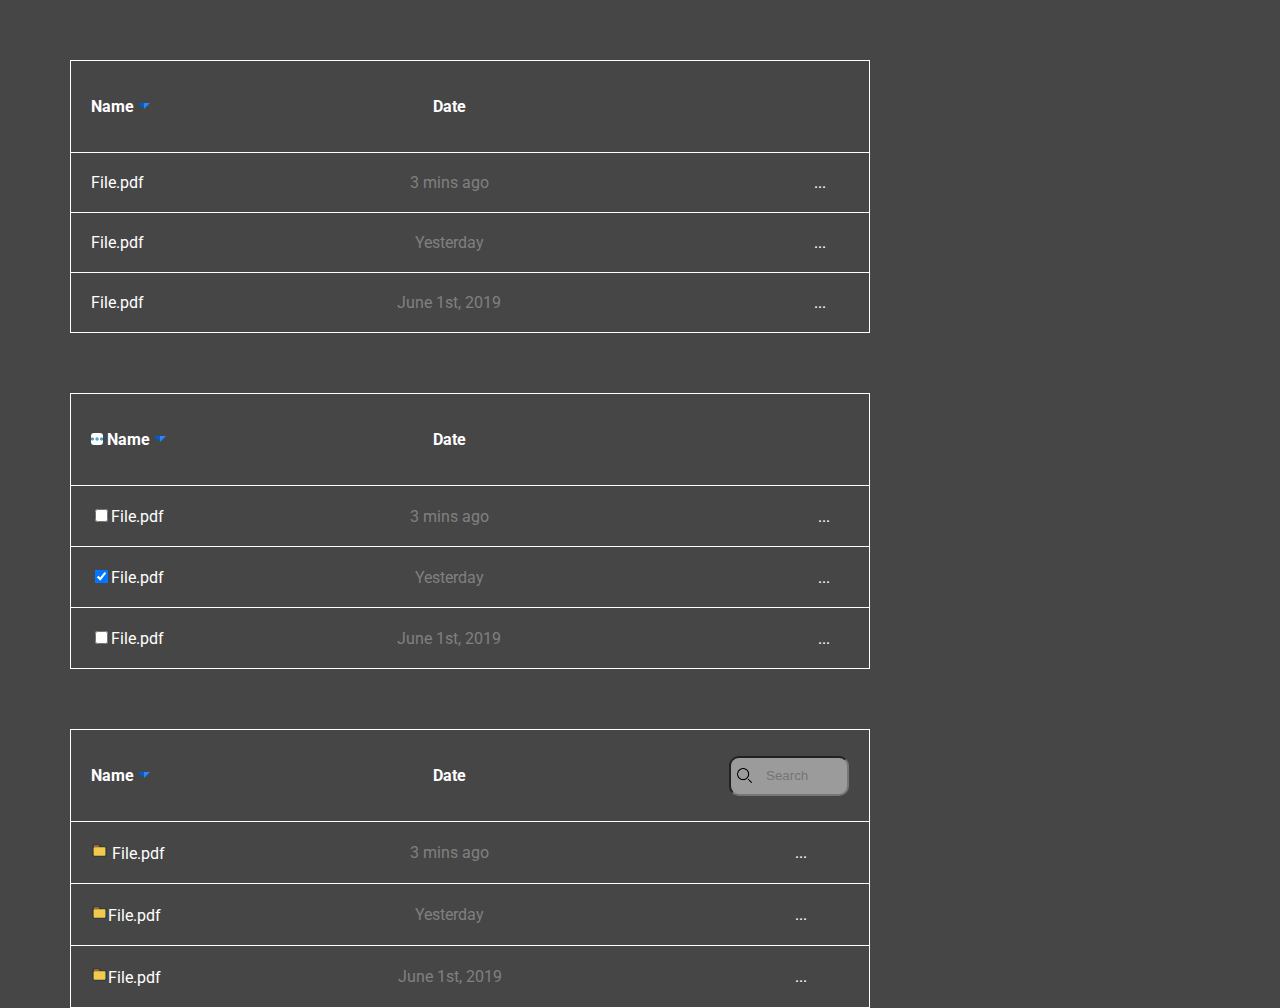
<file: hm5/index.html>
<!DOCTYPE html>
<html lang="en">
  <head>
    <meta charset="UTF-8" />
    <meta http-equiv="X-UA-Compatible" content="IE=edge" />
    <meta name="viewport" content="width=, initial-scale=1.0" />
    <link rel="stylesheet" href="style.css" />
    <title>Document</title>
  </head>
  <body>
    <!-- TABLE 1 -->
    <table>
      <tr>
        <th>
          <p>Name</p>
          <img
            src="./image/strelka-vniz.png"
            alt="strelka"
            class="img-strelka"
          />
        </th>

        <th class="time-after-3"><p class="color-date">Date</p></th>
      </tr>

      <tr>
        <td>File.pdf</td>
        <td class="time-after-3">3 mins ago</td>
        <td class="dot">...</td>
      </tr>

      <tr>
        <td>File.pdf</td>
        <td class="time-after-3">Yesterday</td>
        <td class="dot">...</td>
      </tr>
      <tr>
        <td>File.pdf</td>
        <td class="time-after-3">June 1st, 2019</td>
        <td class="dot">...</td>
      </tr>
    </table>
    <!-- TABLE 2 -->
    <table>
      <tr>
        <th>
          <img src="./image/tri-tochki.png" alt="tri-tochki" class="tochki" />
          <p>Name</p>
          <img
            src="./image/strelka-vniz.png"
            alt="strelka"
            class="img-strelka"
          />
        </th>
        <th class="time-after-2"><p class="color-date">Date</p></th>
      </tr>

      <tr>
        <td><input type="checkbox" name="file" value="file.pdf" />File.pdf</td>
        <td class="time-after-2">3 mins ago</td>
        <td class="dot">...</td>
      </tr>

      <tr>
        <td>
          <input type="checkbox" name="file" value="file.pdf" checked />File.pdf
        </td>
        <td class="time-after-2">Yesterday</td>
        <td class="dot">...</td>
      </tr>

      <tr>
        <td><input type="checkbox" name="file" value="file.pdf" />File.pdf</td>
        <td class="time-after-2">June 1st, 2019</td>
        <td class="dot">...</td>
      </tr>
    </table>
    <!-- TABLE 3 -->
    <table>
      <tr>
        <th>
          <p>Name</p>
          <img
            src="./image/strelka-vniz.png"
            alt="strelka"
            class="img-strelka"
          />
        </th>

        <th class="time-after"><p class="color-date">Date</p></th>
        <th>
          <img
            src="./image/poisk.png"
            alt="search-poisk"
            class="search"
          /><input type="search" placeholder="Search" class="search-input" />
        </th>
      </tr>

      <tr>
        <td>
          <img src="./image/papka-folder.png" alt="" class="img-folder" />
          File.pdf
        </td>
        <td class="time-after">3 mins ago</td>
        <td class="dot1">...</td>
      </tr>

      <tr>
        <td>
          <img
            src="./image/papka-folder.png"
            alt=""
            class="img-folder"
          />File.pdf
        </td>
        <td class="time-after">Yesterday</td>
        <td class="dot1">...</td>
      </tr>
      <tr>
        <td>
          <img
            src="./image/papka-folder.png"
            alt=""
            class="img-folder"
          />File.pdf
        </td>
        <td class="time-after">June 1st, 2019</td>
        <td class="dot1">...</td>
      </tr>
    </table>
  </body>
</html>
</file>
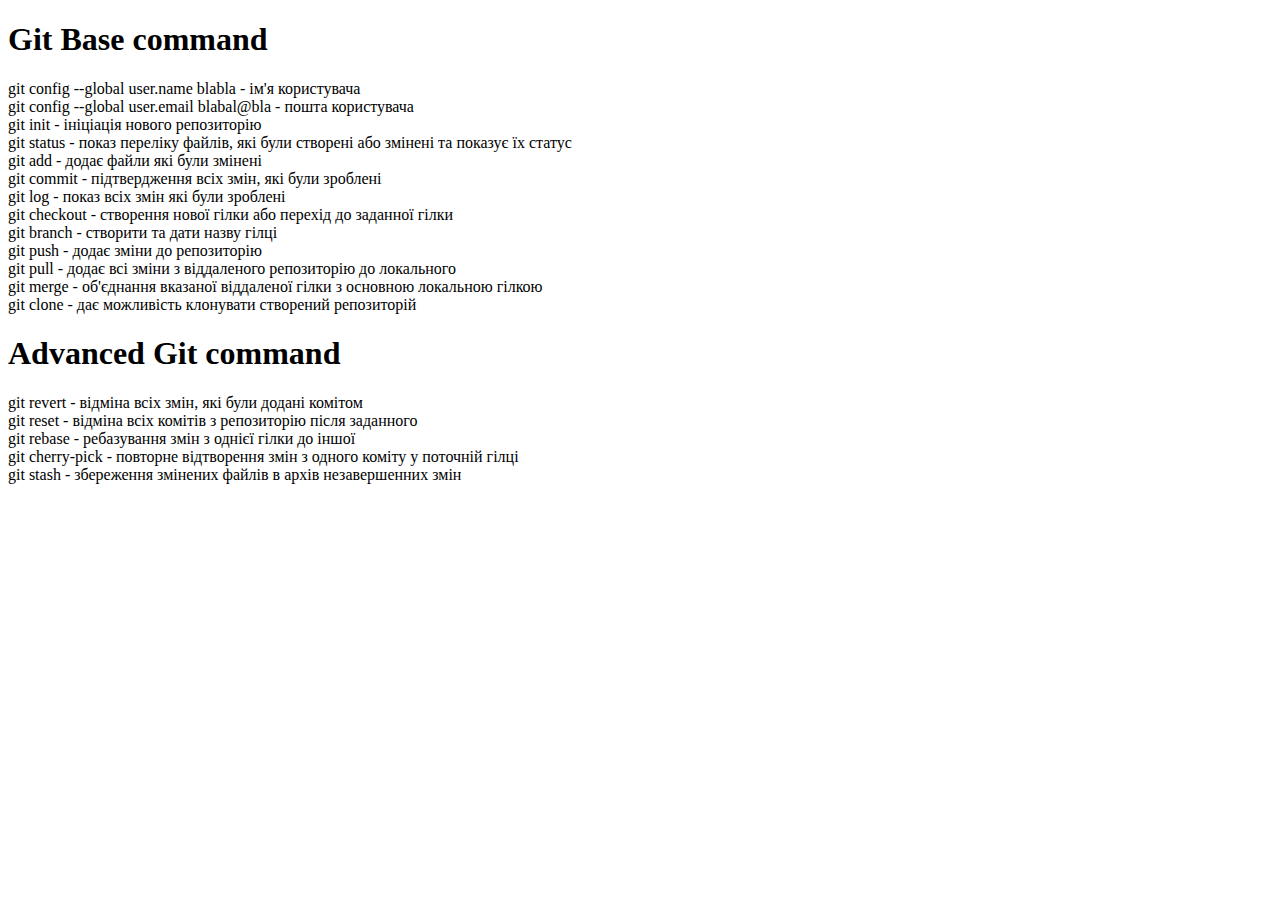
<file: homework01/index.html>
<!DOCTYPE html>
<html lang="en">
  <head>
    <meta charset="UTF-8" />
    <meta http-equiv="X-UA-Compatible" content="IE=edge" />
    <meta name="viewport" content="width=device-width, initial-scale=1.0" />
    <title>Document</title>
  </head>
  <body>
<h1>Git Base command</h1>

<div>
    <li>git config --global user.name blabla - ім'я користувача</li>
    <li>git config --global user.email blabal@bla - пошта користувача</li>
    <li>git init - ініціація нового репозиторію </li>
    <li>git status - показ переліку файлів, які були створені або змінені та показує їх статус</li>
    <li>git add - додає файли які були змінені</li>
    <li>git commit - підтвердження всіх змін, які були зроблені</li>
    <li>git log - показ всіх змін які були зроблені</li>
    <li>git checkout - створення нової гілки або перехід до заданної гілки</li>
    <li>git branch - створити та дати назву гілці</li>
    <li>git push - додає зміни до репозиторію</li>
    <li>git pull - додає всі зміни з віддаленого репозиторію до локального</li>
    <li>git merge - об'єднання вказаної віддаленої гілки з основною локальною гілкою</li>
    <li>git clone - дає можливість клонувати створений репозиторій</li>
</div>

    <h1>Advanced Git command</h1>
    <div>
    <li>git revert - відміна всіх змін, які були додані комітом</li>
    <li>git reset - відміна всіх комітів з репозиторію після заданного</li>
    <li>git rebase - ребазування змін з однієї гілки до іншої</li>
    <li>git cherry-pick - повторне відтворення змін з одного коміту у поточній гілці</li>
    <li>git stash - збереження змінених файлів в архів незавершенних змін</li>
</div>
  </body>
</html>
</file>
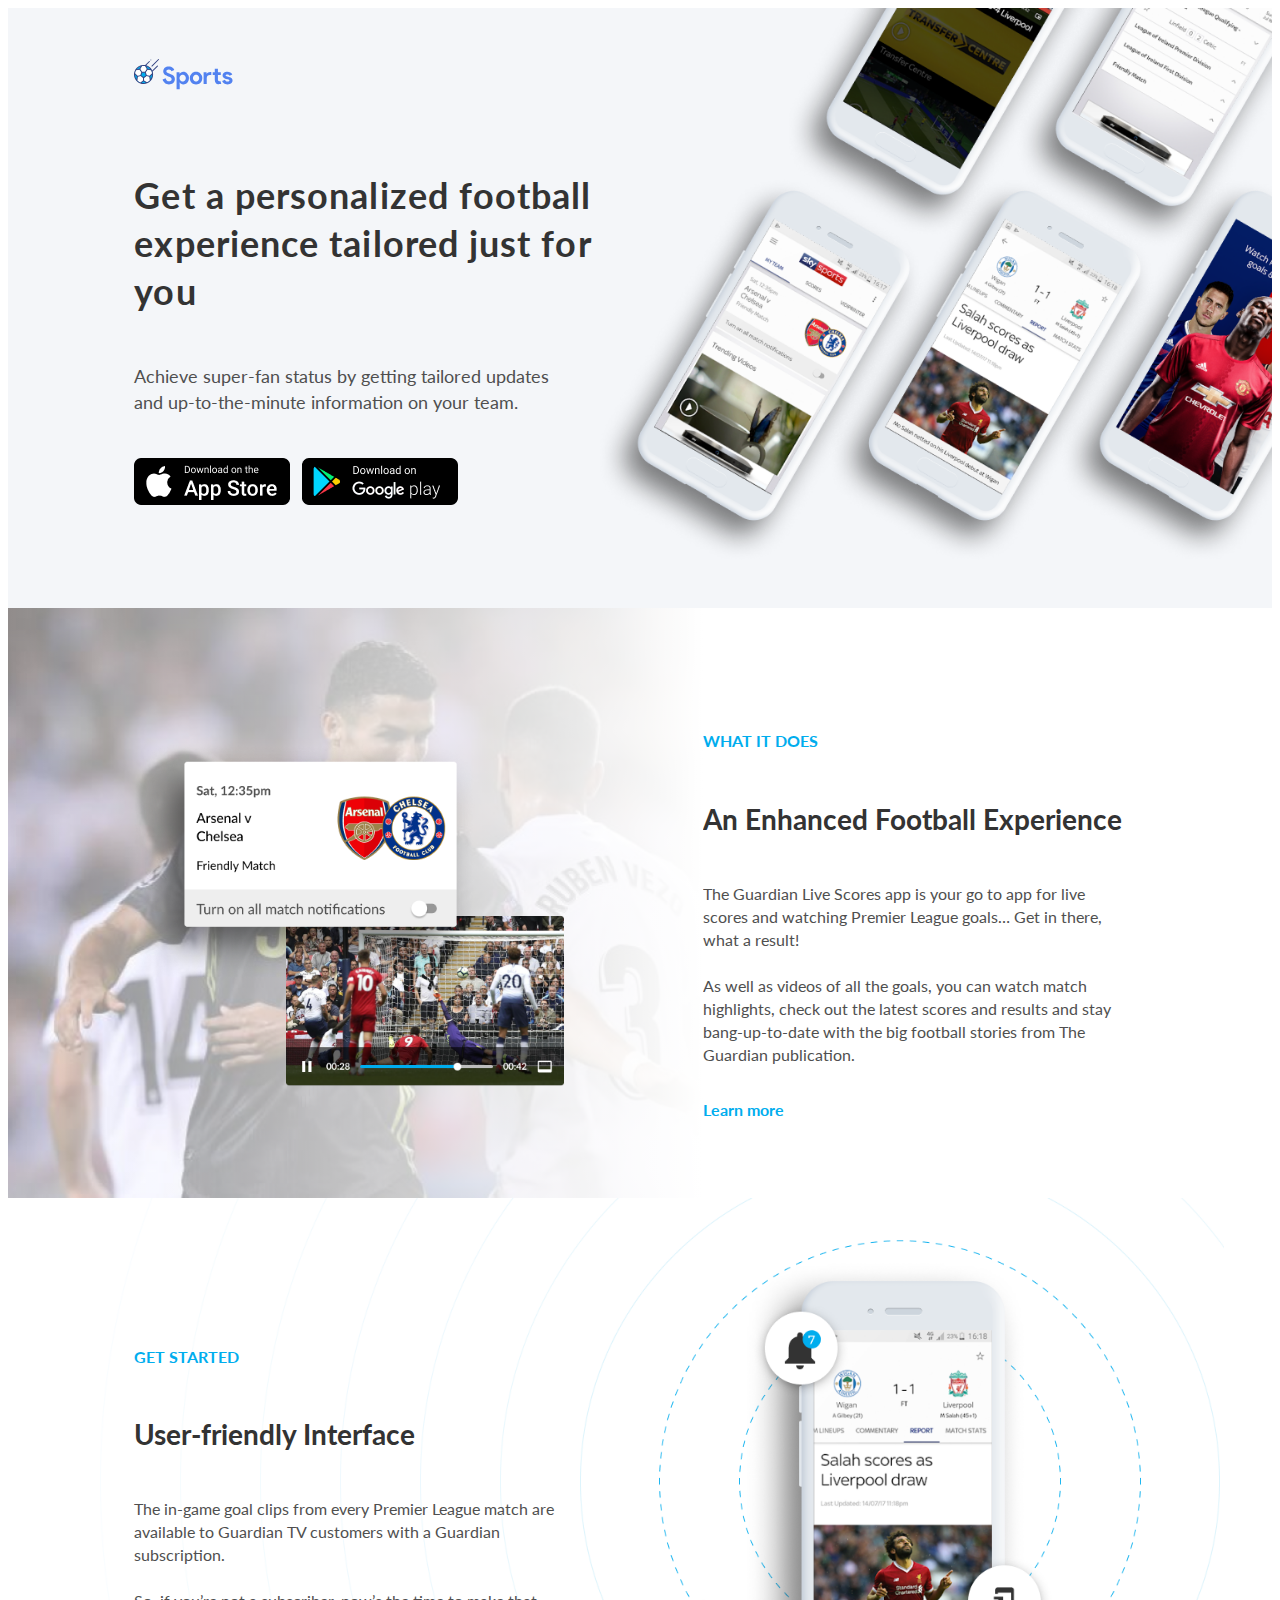
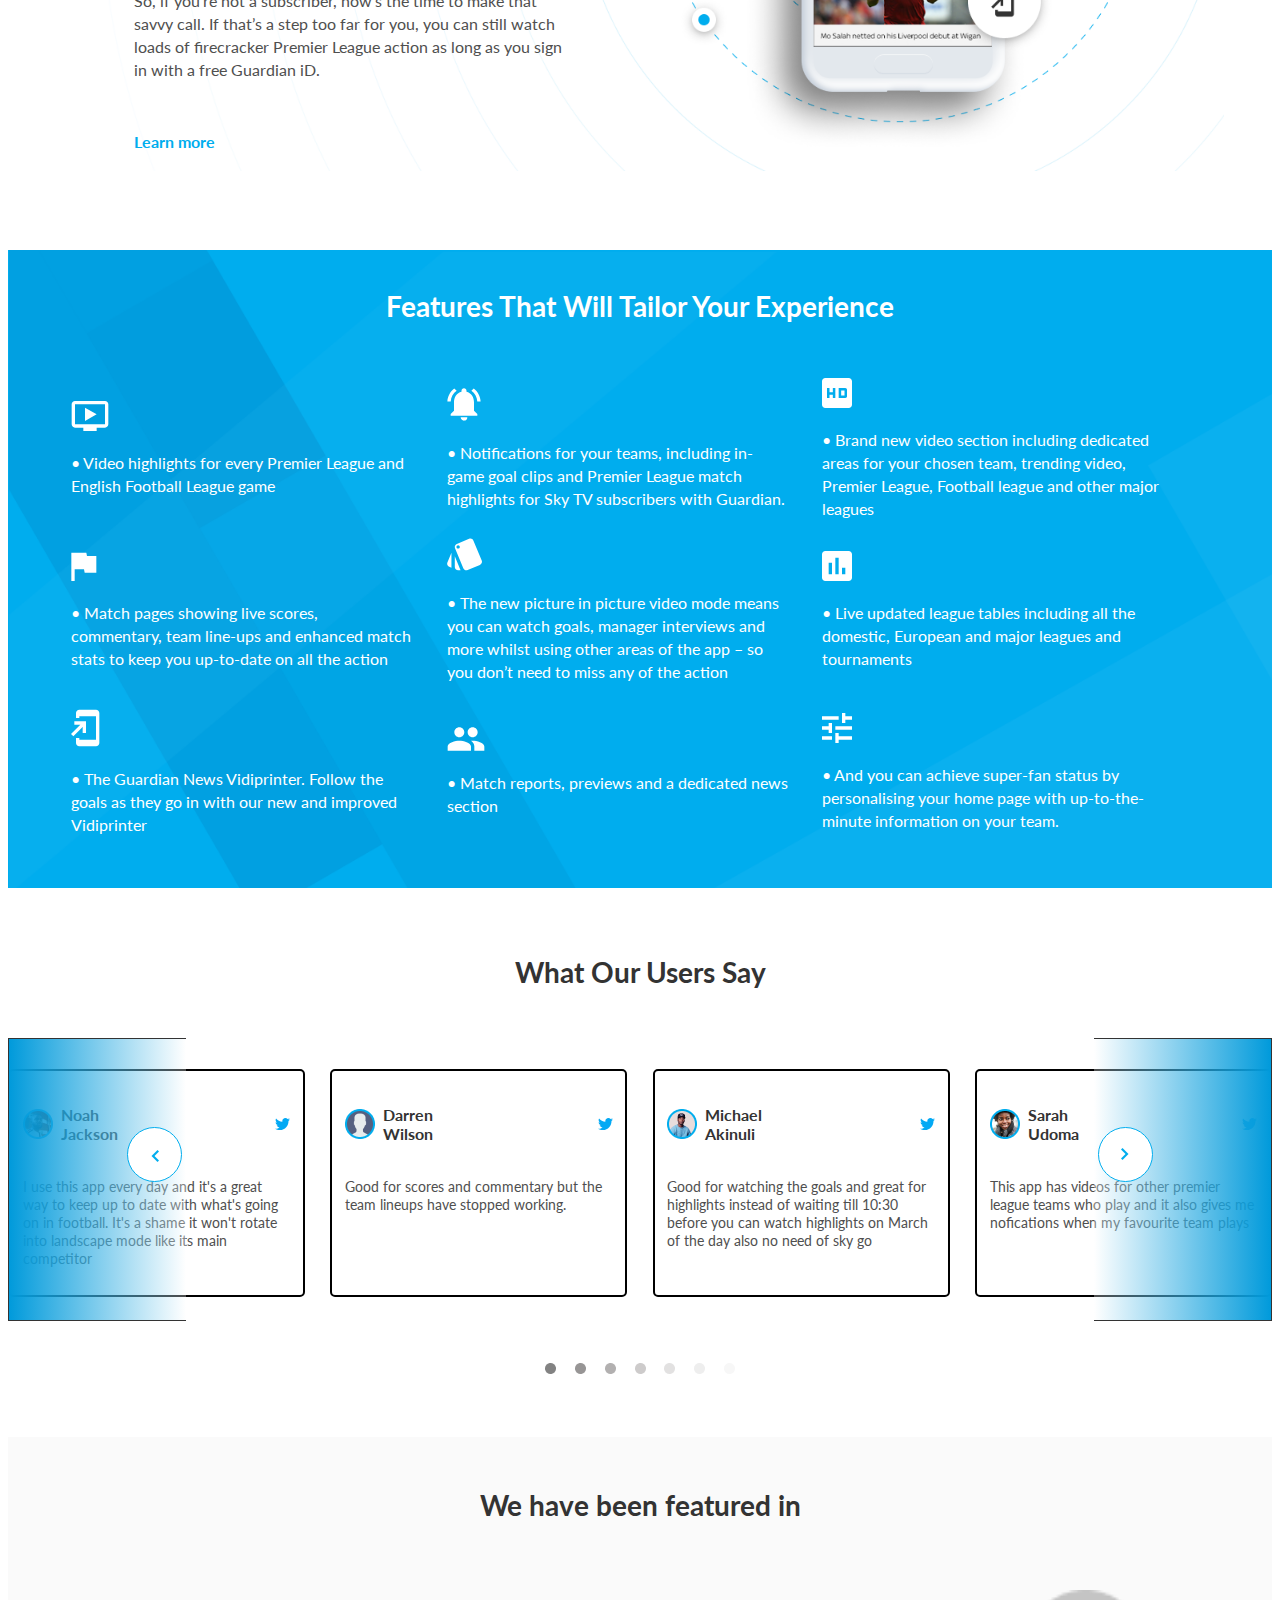
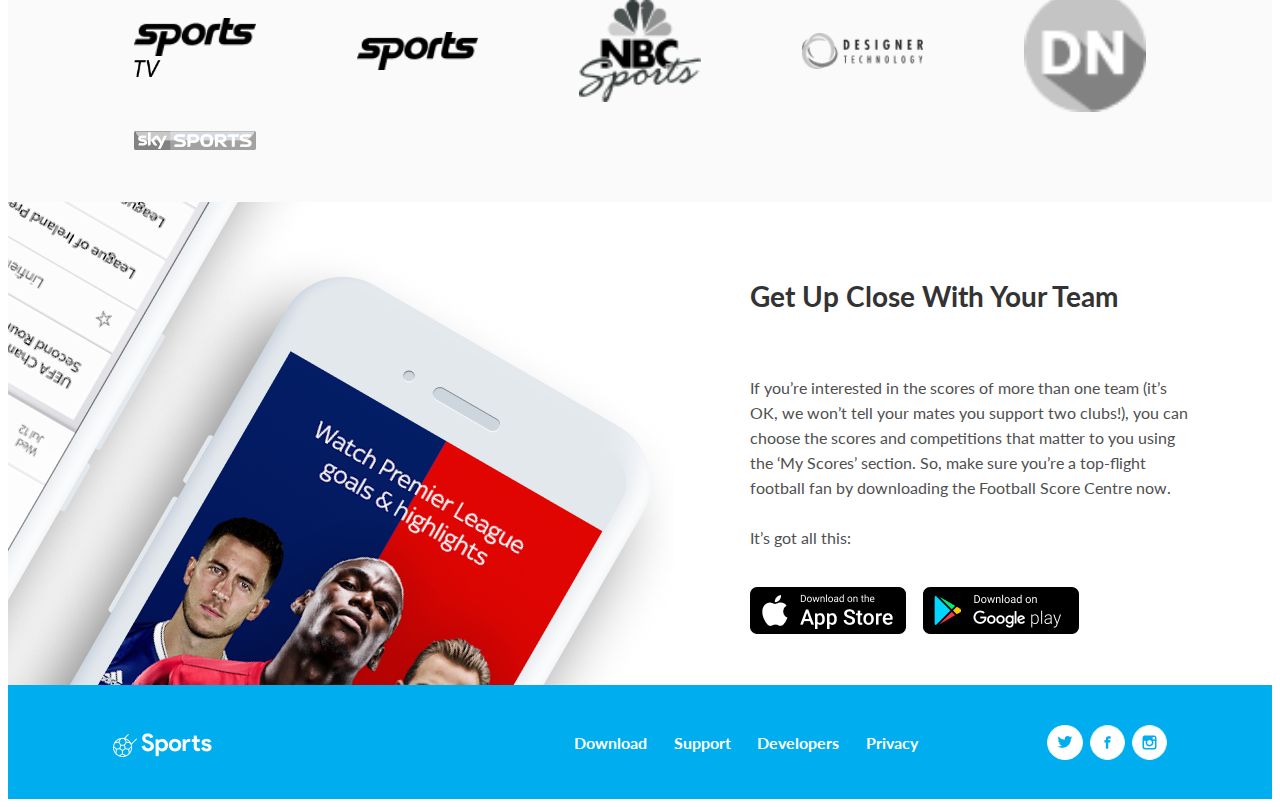
<file: homework9/index.html>
<!DOCTYPE html>
<html lang="en">
  <head>
    <meta charset="UTF-8" />
    <meta http-equiv="X-UA-Compatible" content="IE=edge" />
    <meta name="viewport" content="width=device-width, initial-scale=1.0" />
    <link rel="stylesheet" href="style.css" />
    <title>Document</title>
  </head>
  <body>
    <header>
      <img src="./icon/LOGO.svg" alt="logo" class="img_logo_first" />
      <div class="content_header">
        <h2 class="content_h2">
          Get a personalized football experience tailored just for you
        </h2>
        <p class="content_text">
          Achieve super-fan status by getting tailored updates and
          up-to-the-minute information on your team.
        </p>
      </div>

      <div class="box_store">
        <a href="http://">
          <img
            src="./image/Apple_Store.png"
            alt="Apple_Store"
            class="img_box_store"
          />
        </a>
        <a href="http://">
          <img
            src="./image/Google_Play.png"
            alt="Google_Play"
            class="img_box_store"
          />
        </a>
      </div>
    </header>

    <article class="box_football">
      <div class="img_football">
        <img src="./image/SAMPLE01.png" alt="SAMPLE01" class="img_football_1" />
        <img src="./image/SAMPLE02.png" alt="SAMPLE02" class="img_football_2" />
      </div>

      <div class="box_football_text">
        <h4 class="box_football_text_what">WHAT IT DOES</h4>
        <h3 class="box_football_text_exp">An Enhanced Football Experience</h3>
        <p class="box_football_text_p">
          The Guardian Live Scores app is your go to app for live scores and
          watching Premier League goals… Get in there, what a result!
          <br />
          <br />
          As well as videos of all the goals, you can watch match highlights,
          check out the latest scores and results and stay bang-up-to-date with
          the big football stories from The Guardian publication.
        </p>
        <a href="http://" class="box_football_learn">Learn more</a>
      </div>
    </article>

    <section class="get_container">
      <div class="img_get">
        <img src="./image/background_1.png" alt="" class="img_get_img" />
      </div>
      <div class="get_started">
        <h4 class="get_started_get">GET STARTED</h4>
        <h3 class="get_started_user">User-friendly Interface</h3>
        <p class="get_started_p">
          The in-game goal clips from every Premier League match are available
          to Guardian TV customers with a Guardian subscription.
          <br />
          <br />
          So, if you’re not a subscriber, now’s the time to make that savvy
          call. If that’s a step too far for you, you can still watch loads of
          firecracker Premier League action as long as you sign in with a free
          Guardian iD.
        </p>
        <a href="http://" class="box_football_learn">Learn more</a>
      </div>
    </section>

    <main class="function_app">
      <h3 class="function_app_exp">
        Features That Will Tailor Your Experience
      </h3>
      <div class="box_function_app">
        <div>
          <svg
            width="38"
            height="30"
            viewBox="0 0 38 30"
            fill="white"
            xmlns="http://www.w3.org/2000/svg"
          >
            <path
              d="M34.0003 0H4.00033C2.15033 0 0.666992 1.48333 0.666992 3.33333V23.3333C0.666992 25.1667 2.15033 26.6667 4.00033 26.6667H12.3337V30H25.667V26.6667H34.0003C35.8337 26.6667 37.317 25.1667 37.317 23.3333L37.3337 3.33333C37.3337 1.48333 35.8337 0 34.0003 0ZM34.0003 23.3333H4.00033V3.33333H34.0003V23.3333ZM25.667 13.3333L14.0003 20V6.66667L25.667 13.3333Z"
              fill="white"
            />
          </svg>
          <p class="function_app_text">
            Video highlights for every Premier League and English Football
            League game
          </p>
        </div>
        <div>
          <svg
            width="34"
            height="33"
            viewBox="0 0 34 33"
            fill="none"
            xmlns="http://www.w3.org/2000/svg"
          >
            <path
              d="M9.63379 2.80008L7.25046 0.416748C3.25046 3.46675 0.617122 8.16675 0.383789 13.5001H3.71712C3.96712 9.08341 6.23379 5.21675 9.63379 2.80008ZM30.2838 13.5001H33.6171C33.3671 8.16675 30.7338 3.46675 26.7505 0.416748L24.3838 2.80008C27.7505 5.21675 30.0338 9.08341 30.2838 13.5001ZM27.0005 14.3334C27.0005 9.21675 24.2671 4.93341 19.5005 3.80008V2.66675C19.5005 1.28341 18.3838 0.166748 17.0005 0.166748C15.6171 0.166748 14.5005 1.28341 14.5005 2.66675V3.80008C9.71712 4.93341 7.00046 9.20008 7.00046 14.3334V22.6667L3.66712 26.0001V27.6667H30.3338V26.0001L27.0005 22.6667V14.3334ZM17.0005 32.6667C17.2338 32.6667 17.4505 32.6501 17.6671 32.6001C18.7505 32.3667 19.6338 31.6334 20.0671 30.6334C20.2338 30.2334 20.3171 29.8001 20.3171 29.3334H13.6505C13.6671 31.1667 15.1505 32.6667 17.0005 32.6667Z"
              fill="white"
            />
          </svg>
          <p class="function_app_text">
            Notifications for your teams, including in-game goal clips and
            Premier League match highlights for Sky TV subscribers with
            Guardian.
          </p>
        </div>
        <div>
          <svg
            width="30"
            height="30"
            viewBox="0 0 30 30"
            fill="none"
            xmlns="http://www.w3.org/2000/svg"
          >
            <path
              d="M26.6667 0H3.33333C1.48333 0 0 1.5 0 3.33333V26.6667C0 28.5 1.48333 30 3.33333 30H26.6667C28.5 30 30 28.5 30 26.6667V3.33333C30 1.5 28.5 0 26.6667 0ZM13.3333 20H10.8333V16.6667H7.5V20H5V10H7.5V14.1667H10.8333V10H13.3333V20ZM16.6667 10H23.3333C24.25 10 25 10.75 25 11.6667V18.3333C25 19.25 24.25 20 23.3333 20H16.6667V10ZM19.1667 17.5H22.5V12.5H19.1667V17.5Z"
              fill="white"
            />
          </svg>

          <p class="function_app_text">
            Brand new video section including dedicated areas for your chosen
            team, trending video, Premier League, Football league and other
            major leagues
          </p>
        </div>
        <div>
          <svg
            width="26"
            height="29"
            viewBox="0 0 26 29"
            fill="none"
            xmlns="http://www.w3.org/2000/svg"
          >
            <path
              d="M15.9997 4.00008L15.333 0.666748H0.333008V29.0001H3.66634V17.3334H12.9997L13.6663 20.6667H25.333V4.00008H15.9997Z"
              fill="white"
            />
          </svg>
          <p class="function_app_text">
            Match pages showing live scores, commentary, team line-ups and
            enhanced match stats to keep you up-to-date on all the action
          </p>
        </div>
        <div>
          <svg
            width="35"
            height="33"
            viewBox="0 0 35 33"
            fill="none"
            xmlns="http://www.w3.org/2000/svg"
          >
            <path
              d="M2.21642 28.7499L4.44976 29.6833V14.6333L0.399758 24.3999C-0.283575 26.0999 0.533091 28.0499 2.21642 28.7499ZM34.7164 22.5833L26.4498 2.63325C25.9331 1.38325 24.7164 0.616585 23.4331 0.583252C22.9998 0.583252 22.5498 0.649919 22.1164 0.833252L9.83309 5.91658C8.58309 6.43325 7.81642 7.63325 7.78309 8.91658C7.76642 9.36658 7.84976 9.81659 8.03309 10.2499L16.2998 30.1999C16.8164 31.4666 18.0498 32.2333 19.3498 32.2499C19.7831 32.2499 20.2164 32.1666 20.6331 31.9999L32.8998 26.9166C34.5998 26.2166 35.4164 24.2666 34.7164 22.5833ZM11.1331 10.5833C10.2164 10.5833 9.46642 9.83325 9.46642 8.91658C9.46642 7.99992 10.2164 7.24992 11.1331 7.24992C12.0498 7.24992 12.7998 7.99992 12.7998 8.91658C12.7998 9.83325 12.0498 10.5833 11.1331 10.5833ZM7.79976 28.9166C7.79976 30.7499 9.29976 32.2499 11.1331 32.2499H13.5498L7.79976 18.3499V28.9166Z"
              fill="white"
            />
          </svg>
          <p class="function_app_text">
            The new picture in picture video mode means you can watch goals,
            manager interviews and more whilst using other areas of the app – so
            you don’t need to miss any of the action
          </p>
        </div>
        <div>
          <svg
            width="30"
            height="30"
            viewBox="0 0 30 30"
            fill="none"
            xmlns="http://www.w3.org/2000/svg"
          >
            <path
              d="M26.6667 0H3.33333C1.5 0 0 1.5 0 3.33333V26.6667C0 28.5 1.5 30 3.33333 30H26.6667C28.5 30 30 28.5 30 26.6667V3.33333C30 1.5 28.5 0 26.6667 0ZM10 23.3333H6.66667V11.6667H10V23.3333ZM16.6667 23.3333H13.3333V6.66667H16.6667V23.3333ZM23.3333 23.3333H20V16.6667H23.3333V23.3333Z"
              fill="white"
            />
          </svg>
          <p class="function_app_text">
            Live updated league tables including all the domestic, European and
            major leagues and tournaments
          </p>
        </div>
        <div>
          <svg
            width="29"
            height="38"
            viewBox="0 0 29 38"
            fill="none"
            xmlns="http://www.w3.org/2000/svg"
          >
            <path
              d="M25 0.683415L8.33333 0.666748C6.5 0.666748 5 2.16675 5 4.00008V9.00008H8.33333V7.33342H25V30.6667H8.33333V29.0001H5V34.0001C5 35.8334 6.5 37.3334 8.33333 37.3334H25C26.8333 37.3334 28.3333 35.8334 28.3333 34.0001V4.00008C28.3333 2.16675 26.8333 0.683415 25 0.683415ZM11.6667 24.0001H15V12.3334H3.33333V15.6667H9.31667L0 24.9834L2.35 27.3334L11.6667 18.0167V24.0001Z"
              fill="white"
            />
          </svg>
          <p class="function_app_text">
            The Guardian News Vidiprinter. Follow the goals as they go in with
            our new and improved Vidiprinter
          </p>
        </div>
        <div>
          <svg
            width="38"
            height="24"
            viewBox="0 0 38 24"
            fill="none"
            xmlns="http://www.w3.org/2000/svg"
          >
            <path
              d="M25.667 10.3333C28.4337 10.3333 30.6503 8.09992 30.6503 5.33325C30.6503 2.56659 28.4337 0.333252 25.667 0.333252C22.9003 0.333252 20.667 2.56659 20.667 5.33325C20.667 8.09992 22.9003 10.3333 25.667 10.3333ZM12.3337 10.3333C15.1003 10.3333 17.317 8.09992 17.317 5.33325C17.317 2.56659 15.1003 0.333252 12.3337 0.333252C9.56699 0.333252 7.33366 2.56659 7.33366 5.33325C7.33366 8.09992 9.56699 10.3333 12.3337 10.3333ZM12.3337 13.6666C8.45033 13.6666 0.666992 15.6166 0.666992 19.4999V23.6666H24.0003V19.4999C24.0003 15.6166 16.217 13.6666 12.3337 13.6666ZM25.667 13.6666C25.1837 13.6666 24.6337 13.6999 24.0503 13.7499C25.9837 15.1499 27.3337 17.0333 27.3337 19.4999V23.6666H37.3337V19.4999C37.3337 15.6166 29.5503 13.6666 25.667 13.6666Z"
              fill="white"
            />
          </svg>
          <p class="function_app_text">
            Match reports, previews and a dedicated news section
          </p>
        </div>
        <div>
          <svg
            width="30"
            height="30"
            viewBox="0 0 30 30"
            fill="none"
            xmlns="http://www.w3.org/2000/svg"
          >
            <path
              d="M0 23.3333V26.6667H10V23.3333H0ZM0 3.33333V6.66667H16.6667V3.33333H0ZM16.6667 30V26.6667H30V23.3333H16.6667V20H13.3333V30H16.6667ZM6.66667 10V13.3333H0V16.6667H6.66667V20H10V10H6.66667ZM30 16.6667V13.3333H13.3333V16.6667H30ZM20 10H23.3333V6.66667H30V3.33333H23.3333V0H20V10Z"
              fill="white"
            />
          </svg>
          <p class="function_app_text">
            And you can achieve super-fan status by personalising your home page
            with up-to-the-minute information on your team.
          </p>
        </div>
      </div>
    </main>

    <section class="container_comments">
      <h3 class="box_person">What Our Users Say</h3>
      <div class="left_arrow_gradient">
        <button class="arrow_left">
          <img src="./icon/Shape.png" alt="arrow" class="arrow_common_left" />
        </button>
      </div>
      <div class="box_person_message">
        <div class="box_message_1">
          <div class="conteiner_person">
            <img src="./icon/person1.png" alt="" />
            <h4 class="name_person">Noah Jackson</h4>
            <img src="./icon/twitter_person.svg" alt="" class="twitter_icon" />
          </div>
          <p class="person_text">
            I use this app every day and it's a great way to keep up to date
            with what's going on in football. It's a shame it won't rotate into
            landscape mode like its main competitor
          </p>
        </div>

        <div class="box_message_2">
          <div class="conteiner_person">
            <img src="./icon/person2.png" alt="" class="icon_darren_twit" />
            <h4 class="name_person">Darren Wilson</h4>
            <img
              src="./icon/twitter_person.svg"
              alt="twitter_person"
              class="twitter_icon"
            />
          </div>
          <p class="person_text">
            Good for scores and commentary but the team lineups have stopped
            working.
          </p>
        </div>

        <div class="box_message_3">
          <div class="conteiner_person">
            <img src="./icon/person3.png" alt="" />
            <h4 class="name_person">Michael Akinuli</h4>
            <img
              src="./icon/twitter_person.svg"
              alt="twitter_person"
              class="twitter_icon"
            />
          </div>
          <p class="person_text">
            Good for watching the goals and great for highlights instead of
            waiting till 10:30 before you can watch highlights on March of the
            day also no need of sky go
          </p>
        </div>

        <div class="box_message_4">
          <div class="conteiner_person">
            <img src="./icon/person4.png" alt="" />
            <h4 class="name_person">Sarah Udoma</h4>
            <img src="./icon/twitter_person.svg" alt="" class="twitter_icon" />
          </div>
          <p class="person_text">
            This app has videos for other premier league teams who play and it
            also gives me nofications when my favourite team plays
          </p>
        </div>
      </div>
      <div class="right_arrow_gradient">
        <button class="arrow_right">
          <img src="./icon/Shape.png" alt="arrow" class="arrow_common_right" />
        </button>
      </div>

      <div class="ellipse">
        <a href="http://">
          <img src="./icon/Ellipse1.png" alt="" />
        </a>
        <a href="http://"> <img src="./icon/Ellipse2.png" alt="" /> </a>
        <a href="http://"> <img src="./icon/Ellipse3.png" alt="" /> </a>
        <a href="http://"> <img src="./icon/Ellipse4.png" alt="" /> </a>
        <a href="http://"> <img src="./icon/Ellipse5.png" alt="" /> </a>
        <a href="http://"> <img src="./icon/Ellipse6.png" alt="" /> </a>
        <a href="http://"> <img src="./icon/Ellipse7.png" alt="" /> </a>
      </div>
    </section>

    <section class="label_section">
      <h3 class="label_name">We have been featured in</h3>
      <div class="labels">
        <div class="conteiner_img_label">
          <img src="./image/sports.png" alt="" class="img_labels" />
          <img src="./image/TV.png" alt="" class="img_labels_tv" />
        </div>
        <div class="conteiner_img_label">
          <img src="./image/sports.png" alt="" class="img_labels" />
        </div>
        <div class="conteiner_img_label">
          <img src="./image/nbc-sports-1.png" alt="" class="img_labels" />
        </div>
        <div class="conteiner_img_label">
          <img
            src="./image/designer-technology.png"
            alt=""
            class="img_labels"
          />
        </div>
        <div class="conteiner_img_label">
          <img src="./image/designer-news.png" alt="" class="img_labels" />
        </div>
        <div class="conteiner_img_label">
          <img src="./image/sky-sports-1.png" alt="" class="img_labels" />
        </div>
      </div>
    </section>
    <footer>
      <div class="footer_content">
        <img src="./image/footer_image.png" alt="" class="image_footer" />
        <div class="footer_conteiner_main">
          <h3 class="footer_name">Get Up Close With Your Team</h3>
          <p class="footer_main_text">
            If you’re interested in the scores of more than one team (it’s OK,
            we won’t tell your mates you support two clubs!), you can choose the
            scores and competitions that matter to you using the ‘My Scores’
            section. So, make sure you’re a top-flight football fan by
            downloading the Football Score Centre now. <br />
            <br />
            It’s got all this:
          </p>
          <div class="footer_button_store">
            <a href="http://">
              <img src="./image/Apple_Store.png" alt="Apple_Store" />
            </a>
            <a href="http://">
              <img src="./image/Google_Play.png" alt="Google_Play" />
            </a>
          </div>
        </div>
      </div>

      <div class="footer_nav">
        <div class="footer_logo">
          <img src="./icon/footer_logo_1.png" alt="" />
          <img
            src="./icon/footer_logo.png"
            alt=""
            class="logo_footer_name_img"
          />
        </div>
        <div class="link_contacts_block">
          <a href="http://" class="link_items">Download</a>
          <a href="http://" class="link_items">Support</a>
          <a href="http://" class="link_items">Developers</a>
          <a href="http://" class="link_items">Privacy</a>
        </div>

        <div class="footer_icon">
          <div class="img_cont">
            <img src="./icon/twit.png" alt="" />
          </div>
          <div class="img_cont">
            <img src="./icon/fb.png" alt="" />
          </div>
          <div class="img_cont">
            <img src="./icon/inst.png" alt="" />
          </div>
        </div>
      </div>
    </footer>
  </body>
</html>
</file>
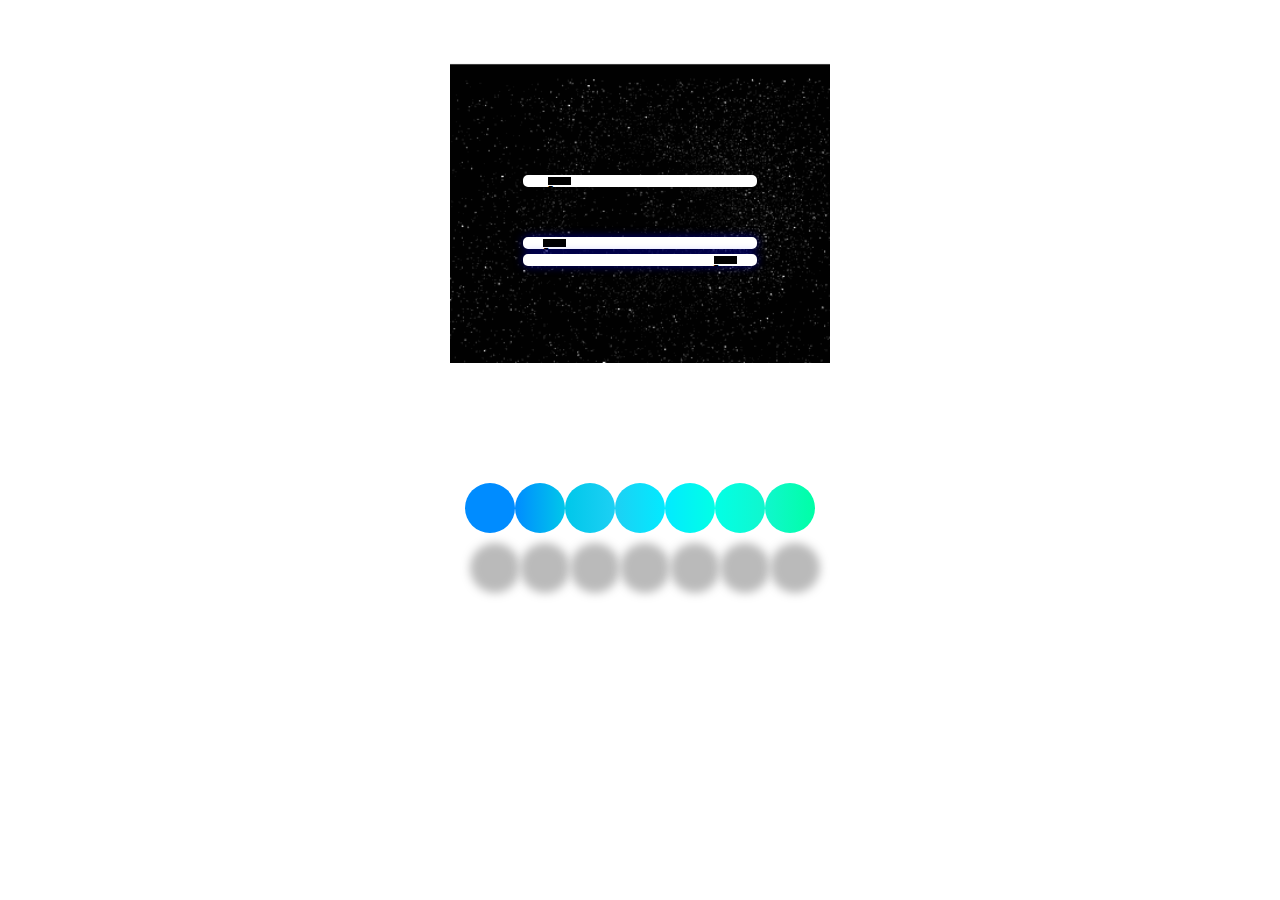
<file: hw10/index.html>
<!DOCTYPE html>
<html lang="en">
  <head>
    <meta charset="UTF-8" />
    <meta http-equiv="X-UA-Compatible" content="IE=edge" />
    <meta name="viewport" content="width=device-width, initial-scale=1.0" />
    <link rel="stylesheet" href="style.css" />
    <title>Animation</title>
  </head>
  <body>
    <div class="div_box">
      <div class="jedai_sword">
        <div class="jedai_sword_back">-</div>
      </div>
      <div class="jedai_1">
        <div class="jedai_sword_back_3">-</div>
      </div>
      <div class="jedai_2">
        <div class="jedai_sword_back_2">-</div>
      </div>
    </div>
    <div class="balls">
      <div class="balls_1"></div>
      <div class="balls_2"></div>
      <div class="balls_3"></div>
      <div class="balls_4"></div>
      <div class="balls_5"></div>
      <div class="balls_6"></div>
      <div class="balls_7"></div>
    </div>
  </body>
</html>
</file>
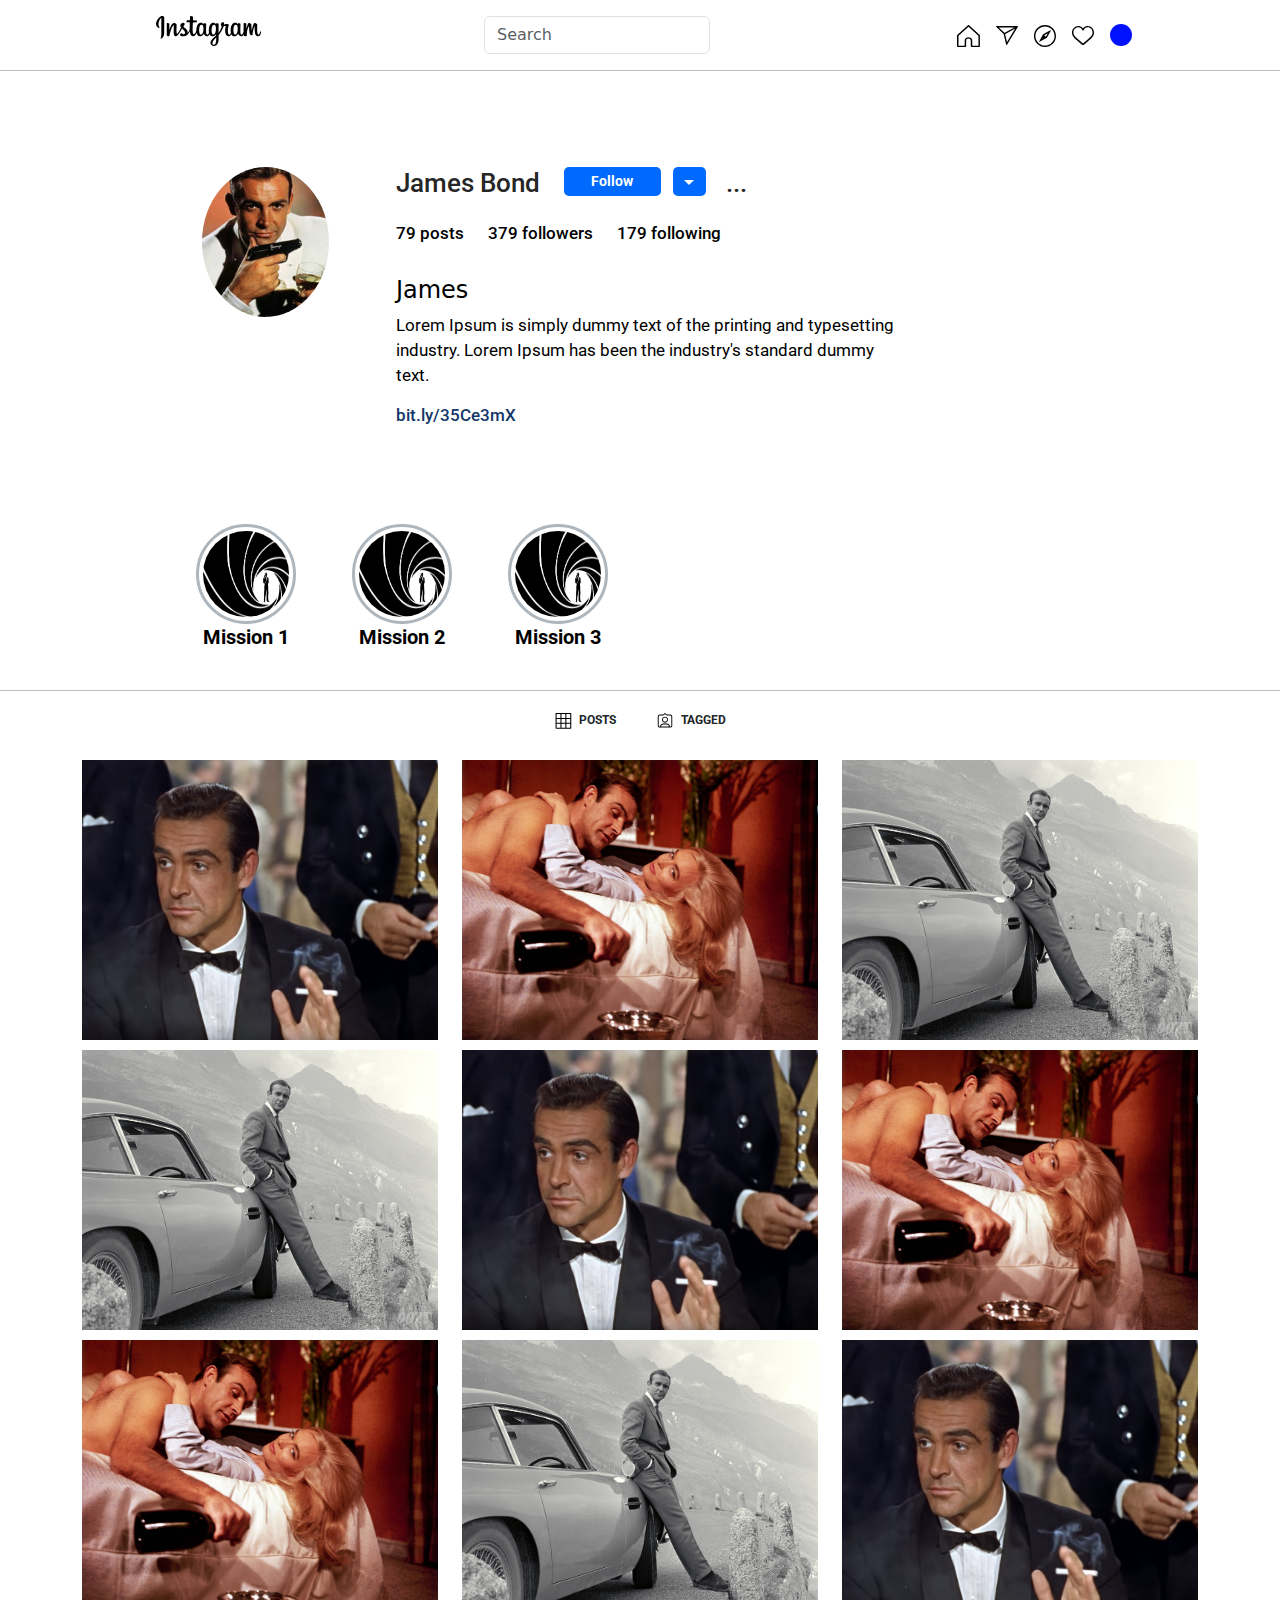
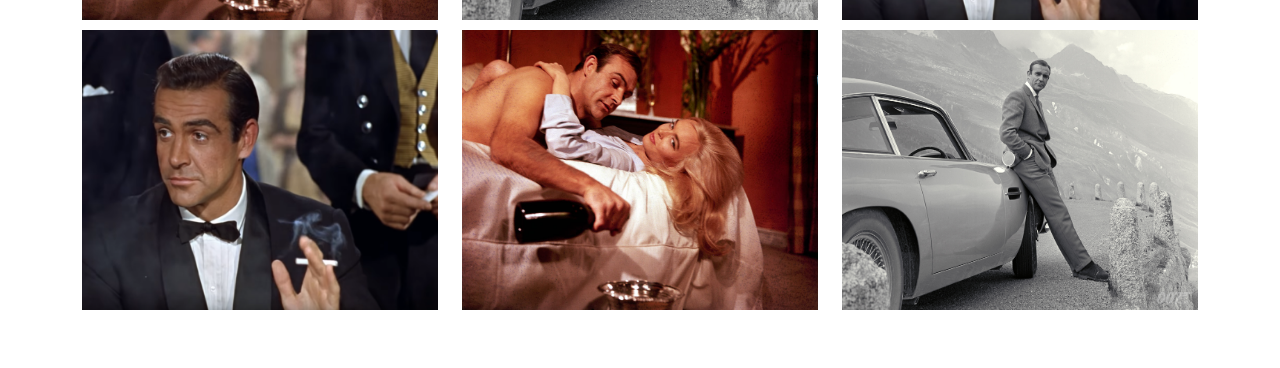
<file: hw11/index.html>
<!DOCTYPE html>
<html lang="en">
  <head>
    <meta charset="UTF-8" />
    <meta http-equiv="X-UA-Compatible" content="IE=edge" />
    <meta name="viewport" content="width=device-width, initial-scale=1.0" />
    <link
      rel="stylesheet"
      href="https://cdn.jsdelivr.net/npm/bootstrap@5.3.0-alpha3/dist/css/bootstrap.min.css"
    />
    <link rel="stylesheet" href="style.css" />
    <title>Inst</title>
  </head>
  <body>
    <header
      class="d-flex align-content-center justify-content-around gap-4 mx-5 pt-3"
    >
      <div class="ms-md-3">
        <svg
          width="105"
          height="30"
          viewBox="0 0 105 30"
          fill="none"
          xmlns="http://www.w3.org/2000/svg"
        >
          <path
            d="M5.40425 0.104265C3.25508 1.01099 0.892418 3.56935 0.14622 6.7831C-0.798811 10.8537 3.13384 12.5752 3.45639 12.0116C3.83603 11.3482 2.75173 11.1239 2.5285 9.01182C2.24006 6.28382 3.49934 3.2356 5.08435 1.89813C5.37897 1.64964 5.36483 1.99549 5.36483 2.63522C5.36483 3.77939 5.30209 14.0488 5.30209 16.1922C5.30209 19.0924 5.18315 20.0082 4.96947 20.9129C4.75296 21.83 4.40513 22.4496 4.66865 22.6885C4.96328 22.9555 6.22096 22.3204 6.94914 21.2969C7.82223 20.0694 8.12782 18.5952 8.18278 16.9943C8.24906 15.0645 8.24623 12.0022 8.24906 10.2555C8.25171 8.6535 8.27575 3.96255 8.22114 1.14253C8.20788 0.450827 6.30315 -0.27487 5.40425 0.104265ZM104.529 15.3398C104.217 15.3398 104.075 15.6634 103.957 16.2083C103.549 18.1027 103.12 18.5303 102.566 18.5303C101.948 18.5303 101.392 17.5922 101.25 15.7147C101.137 14.2384 101.155 11.5202 101.299 8.81655C101.328 8.26102 101.176 7.71136 99.6967 7.17007C99.0601 6.93707 98.1346 6.59442 97.6739 7.71457C96.3722 10.8792 95.8626 13.3918 95.7428 14.4121C95.7366 14.465 95.6725 14.4756 95.661 14.3523C95.5846 13.5349 95.4139 12.0493 95.3927 8.92851C95.3886 8.31958 95.2605 7.80125 94.5931 7.3769C94.1601 7.10136 92.8452 6.61454 92.3717 7.19392C91.9616 7.66775 91.4864 8.94293 90.9927 10.4545C90.5915 11.6829 90.3121 12.5139 90.3121 12.5139C90.3121 12.5139 90.3172 9.19907 90.3222 7.94169C90.3243 7.46733 90.0012 7.30909 89.9038 7.28061C89.4655 7.15245 88.6014 6.93832 88.2349 6.93832C87.7822 6.93832 87.6714 7.19303 87.6714 7.56416C87.6714 7.61275 87.6 11.9285 87.6 14.9463C87.6 15.0773 87.6002 15.2204 87.6007 15.3724C87.3505 16.7593 86.5389 18.6422 85.6562 18.6422C84.7725 18.6422 84.3558 17.8551 84.3558 14.2574C84.3558 12.1588 84.4184 11.246 84.4489 9.72826C84.4669 8.85393 84.5014 8.18234 84.4993 8.03016C84.4928 7.56291 83.6905 7.32742 83.3173 7.2402C82.9422 7.15263 82.6163 7.11845 82.3618 7.13305C82.0016 7.15352 81.7469 7.3915 81.7469 7.71884C81.7469 7.89434 81.7489 8.22791 81.7489 8.22791C81.2849 7.49367 80.5385 6.98264 80.0423 6.83454C78.705 6.43476 77.3097 6.78915 76.2572 8.27223C75.4207 9.45076 74.9164 10.7857 74.7179 12.7035C74.5728 14.1054 74.6202 15.5272 74.8781 16.7296C74.5665 18.0863 73.988 18.6422 73.3546 18.6422C72.435 18.6422 71.7683 17.1307 71.8457 14.5162C71.8968 12.7966 72.2385 11.5899 72.6119 9.84413C72.7712 9.09975 72.6418 8.71029 72.3173 8.33685C72.0197 7.9942 71.3857 7.81941 70.4739 8.03461C69.8245 8.18786 68.8959 8.35304 68.0467 8.47978C68.0467 8.47978 68.098 8.27384 68.14 7.91072C68.3609 6.0065 66.3063 6.161 65.6508 6.76922C65.2595 7.13233 64.9932 7.5606 64.8921 8.33062C64.7318 9.55239 65.7212 10.1289 65.7212 10.1289C65.3965 11.6259 64.6006 13.581 63.7791 14.9947C63.3391 15.7521 63.0022 16.3133 62.5678 16.9099C62.5661 16.6882 62.565 16.4664 62.5642 16.2446C62.5541 13.0978 62.5959 10.6211 62.6141 9.72843C62.6321 8.85411 62.6669 8.2005 62.6648 8.04831C62.66 7.70656 62.4619 7.57733 62.0497 7.4141C61.6853 7.26957 61.2544 7.16954 60.8074 7.13465C60.2434 7.09051 59.9034 7.39168 59.9124 7.74803C59.9142 7.81531 59.9142 8.22845 59.9142 8.22845C59.4502 7.4942 58.7039 6.98317 58.2076 6.83508C56.8703 6.4353 55.475 6.78969 54.4225 8.27277C53.5862 9.45129 53.0384 11.1051 52.8833 12.6893C52.7387 14.1657 52.7654 15.4205 52.9624 16.4774C52.7498 17.5358 52.1385 18.6426 51.4472 18.6426C50.5635 18.6426 50.0607 17.8555 50.0607 14.2578C50.0607 12.1592 50.1233 11.2466 50.1539 9.72861C50.1719 8.85429 50.2064 8.1827 50.2042 8.03051C50.1977 7.56327 49.3955 7.32778 49.0222 7.24056C48.6316 7.14942 48.2944 7.11614 48.0354 7.13536C47.6936 7.16099 47.4536 7.46893 47.4536 7.69872V8.22845C46.9897 7.4942 46.2433 6.98317 45.747 6.83508C44.4098 6.4353 43.0222 6.79538 41.9619 8.27277C41.2705 9.23609 40.7108 10.3041 40.4227 12.6682C40.3395 13.3514 40.3027 13.9913 40.3075 14.5892C40.0318 16.2873 38.8142 18.2444 37.8179 18.2444C37.235 18.2444 36.6799 17.1059 36.6799 14.6793C36.6799 11.4468 36.8787 6.84469 36.9121 6.40112C36.9121 6.40112 38.1707 6.37958 38.4144 6.37673C39.0424 6.36979 39.6109 6.38474 40.4469 6.34167C40.8663 6.32013 41.2704 4.8043 40.8375 4.61669C40.6415 4.53179 39.2548 4.45738 38.7053 4.44563C38.2431 4.43513 36.9563 4.33919 36.9563 4.33919C36.9563 4.33919 37.0717 1.28439 37.0988 0.961681C37.1216 0.692548 36.776 0.554244 36.5779 0.470051C36.0959 0.264997 35.665 0.166564 35.1541 0.0604777C34.4482 -0.0861925 34.1277 0.0572738 34.0654 0.657483C33.9712 1.56794 33.9224 4.23542 33.9224 4.23542C33.4042 4.23542 31.6348 4.13343 31.1166 4.13343C30.635 4.13343 30.1156 6.21867 30.7812 6.2443C31.547 6.27421 32.8815 6.30002 33.7663 6.32689C33.7663 6.32689 33.7269 11.005 33.7269 12.4493C33.7269 12.6029 33.7274 12.7508 33.7285 12.8945C33.2416 15.4505 31.5263 16.8313 31.5263 16.8313C31.8946 15.1403 31.1422 13.8704 29.7872 12.7955C29.2877 12.3993 28.3022 11.6496 27.1993 10.8277C27.1993 10.8277 27.8381 10.1937 28.4045 8.91801C28.8059 8.01449 28.8232 6.9805 27.8379 6.75249C26.2103 6.37567 24.868 7.57947 24.4676 8.86479C24.1575 9.86069 24.3229 10.5994 24.9305 11.3671C24.9749 11.4232 25.023 11.4803 25.0726 11.538C24.7052 12.2512 24.2004 13.2115 23.7729 13.9562C22.5861 16.0239 21.6898 17.6593 21.0122 17.6593C20.4707 17.6593 20.4781 15.9989 20.4781 14.4443C20.4781 13.1042 20.5764 11.0892 20.6548 9.00309C20.6808 8.31317 20.3381 7.92015 19.7639 7.56416C19.415 7.34789 18.6704 6.92265 18.2393 6.92265C17.5939 6.92265 15.7315 7.01112 13.9719 12.1373C13.7501 12.7834 13.3144 13.9607 13.3144 13.9607L13.3519 7.79627C13.3519 7.65173 13.2754 7.51183 13.1004 7.41624C12.8038 7.25426 12.0119 6.92265 11.3077 6.92265C10.9723 6.92265 10.8047 7.07982 10.8047 7.3931L10.7432 17.0376C10.7432 17.7704 10.7621 18.6253 10.8342 18.9991C10.9058 19.3736 11.0219 19.678 11.1658 19.8592C11.3093 20.04 11.4755 20.178 11.7494 20.2349C12.0043 20.2878 13.4 20.4683 13.4726 19.9311C13.5596 19.2873 13.5628 18.591 14.2957 15.994C15.4367 11.9507 16.9244 9.97799 17.6239 9.27739C17.746 9.15492 17.8857 9.14763 17.8789 9.34805C17.8492 10.2343 17.7443 12.4495 17.6734 14.3313C17.4839 19.3672 18.3936 20.3006 19.6935 20.3006C20.6881 20.3006 22.09 19.3053 23.5928 16.7862C24.5295 15.2163 25.4392 13.677 26.093 12.5675C26.5484 12.9922 27.0594 13.4491 27.5703 13.9374C28.7573 15.0719 29.147 16.1501 28.8885 17.1728C28.6907 17.9548 27.9459 18.7606 26.6203 17.9774C26.234 17.749 26.0689 17.5724 25.6806 17.3147C25.4719 17.1764 25.1534 17.1349 24.9623 17.28C24.4659 17.6568 24.182 18.1363 24.02 18.7298C23.8623 19.3072 24.4365 19.6125 25.0318 19.8795C25.5443 20.1093 26.646 20.3175 27.3485 20.3412C30.0857 20.4334 32.2787 19.0101 33.805 15.3387C34.0784 18.5094 35.2412 20.3036 37.2619 20.3036C38.6127 20.3036 39.9671 18.5452 40.5593 16.8152C40.7294 17.5205 40.981 18.1335 41.3061 18.6522C42.863 21.1365 45.8833 20.6018 47.4004 18.4923C47.8693 17.8405 47.9409 17.6061 47.9409 17.6061C48.1622 19.5981 49.755 20.2942 50.6669 20.2942C51.6883 20.2942 52.7429 19.8079 53.4821 18.1321C53.5668 18.3109 53.6617 18.4846 53.7664 18.6524C55.3233 21.1367 58.3437 20.602 59.8608 18.4925C59.9322 18.3934 59.9944 18.3037 60.0485 18.223L60.093 19.5317L58.6964 20.8218C56.3552 22.9829 54.5764 24.6221 54.4456 26.5309C54.2793 28.9648 56.2381 29.8694 57.7222 29.988C59.2956 30.1138 60.6454 29.2377 61.4739 28.0115C62.203 26.9325 62.68 24.6098 62.6452 22.3156C62.6312 21.3969 62.6082 20.2289 62.59 18.9768C63.4119 18.0157 64.338 16.8006 65.1904 15.3788C66.1197 13.829 67.1155 11.748 67.6252 10.1284C67.6252 10.1284 68.4903 10.1359 69.4136 10.075C69.709 10.0556 69.7936 10.1161 69.7392 10.3343C69.6732 10.5976 68.5727 14.8729 69.5771 17.7209C70.2646 19.6705 71.8145 20.2978 72.7333 20.2978C73.809 20.2978 74.8378 19.4797 75.3892 18.2649C75.4557 18.4003 75.5253 18.5313 75.6009 18.6524C77.1579 21.1367 80.1676 20.5989 81.6953 18.4925C82.04 18.0173 82.2358 17.6063 82.2358 17.6063C82.5636 19.6678 84.1555 20.3047 85.0673 20.3047C86.0171 20.3047 86.9185 19.9126 87.6497 18.1698C87.6803 18.9373 87.7283 19.5646 87.8043 19.7624C87.8506 19.8834 88.1205 20.0352 88.3169 20.1086C89.1857 20.4329 90.0719 20.2796 90.3998 20.2129C90.6269 20.1666 90.804 19.9831 90.8282 19.5092C90.8916 18.265 90.8528 16.1746 91.2273 14.6209C91.8559 12.0136 92.4424 11.002 92.7206 10.5015C92.8763 10.221 93.0519 10.1747 93.0583 10.4716C93.0712 11.0723 93.1009 12.8365 93.3446 15.2067C93.5235 16.9498 93.7623 17.9802 93.9459 18.3063C94.4699 19.2387 95.1172 19.2828 95.6442 19.2828C95.9793 19.2828 96.6806 19.1897 96.6179 18.5963C96.5873 18.307 96.6408 16.5194 97.2607 13.9507C97.6654 12.2733 98.3402 10.7578 98.5836 10.2035C98.6733 9.99917 98.7151 10.1603 98.7136 10.1916C98.6624 11.3468 98.5473 15.1253 99.0146 17.1919C99.6481 19.9916 101.48 20.3047 102.119 20.3047C103.482 20.3047 104.597 19.2604 104.973 16.5125C105.064 15.8505 104.93 15.3398 104.529 15.3398ZM47.4257 13.641C47.3476 15.0952 47.0659 16.311 46.6138 17.194C45.7958 18.7923 44.1774 19.299 43.4639 16.9897C42.9494 15.3245 43.1245 13.0538 43.3386 11.8274C43.6562 10.007 44.4515 8.71652 45.6931 8.8388C46.9685 8.96447 47.5885 10.615 47.4257 13.641ZM59.8861 13.662C59.8133 15.0353 59.4598 16.4147 59.0741 17.1942C58.2781 18.8035 56.6139 19.3065 55.9243 16.9899C55.4527 15.4069 55.5657 13.3583 55.799 12.0677C56.1017 10.3927 56.8355 8.83898 58.1535 8.83898C59.4349 8.8388 60.0667 10.2546 59.8861 13.662ZM60.2113 23.0309C60.194 25.5361 59.8027 27.7326 58.9631 28.3705C57.7724 29.2751 56.172 28.5966 56.5034 26.7685C56.7966 25.1509 58.1834 23.4989 60.2148 21.4804C60.2146 21.4804 60.2189 21.9407 60.2113 23.0309ZM81.7209 13.6766C81.6516 15.1842 81.3203 16.3628 80.909 17.194C80.1128 18.8033 78.4604 19.3029 77.7591 16.9897C77.3768 15.7287 77.359 13.6227 77.6338 11.863C77.9136 10.0705 78.6948 8.71652 79.9883 8.8388C81.2642 8.9593 81.8614 10.615 81.7209 13.6766Z"
            fill="black"
            class="icon_svg"
          />
        </svg>
      </div>

      <div class="mx-3">
        <form class="d-flex">
          <input
            class="form-control me-3 w-auto"
            type="search"
            placeholder="Search"
            aria-label="Search"
          />
        </form>
      </div>

      <div class="d-flex align-items-center">
        <a href="http://" class="nav_btn">
          <svg
            width="23"
            height="22"
            viewBox="0 0 23 22"
            fill="none"
            xmlns="http://www.w3.org/2000/svg"
            class="mx-2"
          >
            <path
              d="M22.1768 22H14.5175C14.1171 22 13.7666 21.6795 13.7666 21.3132V15.6816C13.7666 14.4912 12.7654 13.5754 11.4638 13.5754C10.1623 13.5754 9.16106 14.4912 9.16106 15.6816V21.3132C9.16106 21.6795 8.81064 22 8.41016 22H0.750907C0.350423 22 0 21.6795 0 21.3132V10.5536C0 10.3704 0.100121 10.1873 0.200242 10.0499L10.9632 0.206035C11.2636 -0.0686785 11.7141 -0.0686785 12.0145 0.206035L22.7775 10.0499C22.9778 10.2331 23.0779 10.5536 22.9277 10.7825C22.9277 10.8283 22.8776 10.8283 22.8776 10.8741V21.3132C22.9277 21.6795 22.5773 22 22.1768 22ZM15.2684 20.6264H21.4259V10.7367L11.5139 1.67118L1.50181 10.8283V20.6264H7.65925V15.6816C7.65925 13.7128 9.31125 12.2019 11.4638 12.2019C13.6164 12.2019 15.2684 13.7128 15.2684 15.6816V20.6264Z"
              fill="black"
              class="icon_svg"
            />
          </svg>
        </a>

        <a href="http://" class="nav_btn">
          <svg
            width="22"
            height="19"
            viewBox="0 0 22 19"
            fill="none"
            xmlns="http://www.w3.org/2000/svg"
            class="mx-2"
          >
            <path
              d="M21.5131 0H0.460947C0.0399037 0 -0.147226 0.509019 0.133469 0.786666L7.61868 8.09803L10.1917 18.6486C10.2853 19.0651 10.8467 19.1113 11.0338 18.7874L21.9341 0.694117C22.1213 0.370196 21.8874 0 21.5131 0ZM2.75329 1.38823H18.4254L8.69468 6.7098C8.50755 6.80234 8.27363 6.75607 8.13329 6.61725L2.75329 1.38823ZM11.0338 16.1035L9.1625 8.42195C9.11572 8.23685 9.20928 8.00548 9.39641 7.91293L19.174 2.54509L11.0338 16.1035Z"
              fill="black"
              class="icon_svg"
            />
          </svg>
        </a>

        <a href="http://" class="nav_btn">
          <svg
            width="22"
            height="22"
            viewBox="0 0 22 22"
            fill="none"
            xmlns="http://www.w3.org/2000/svg"
            class="mx-2"
          >
            <path
              fill-rule="evenodd"
              clip-rule="evenodd"
              d="M11 0C17.0851 0 22 4.91489 22 11C22 17.0851 17.0851 22 11 22C4.91489 22 0 17.0851 0 11C0 4.91489 4.91489 0 11 0ZM11 20.5957C16.2894 20.5957 20.5957 16.2894 20.5957 11C20.5957 5.71064 16.2894 1.40426 11 1.40426C5.71064 1.40426 1.40426 5.71064 1.40426 11C1.40426 16.2894 5.71064 20.5957 11 20.5957ZM8.94043 9.50213C9.08085 9.26808 9.26808 9.08085 9.50213 8.94043L16.4298 5.14894C16.5702 5.10213 16.7106 5.10213 16.8043 5.19574C16.8979 5.28936 16.9447 5.42979 16.8511 5.57021L13.0596 12.4979C12.9191 12.7319 12.7319 12.9191 12.4979 13.0596L5.57021 16.8511C5.42979 16.8979 5.28936 16.8979 5.19574 16.8043C5.10213 16.7106 5.05532 16.5702 5.14894 16.4298L8.94043 9.50213ZM11.8426 11.8426L13.8553 8.19149L10.2043 10.2043L11.8426 11.8426Z"
              fill="black"
              class="icon_svg"
            />
          </svg>
        </a>

        <a href="http://" class="nav_btn">
          <svg
            width="22"
            height="19"
            viewBox="0 0 22 19"
            fill="none"
            xmlns="http://www.w3.org/2000/svg"
            class="mx-2"
          >
            <path
              fill-rule="evenodd"
              clip-rule="evenodd"
              d="M15.8213 0C12.4979 0 11 2.4561 11 2.4561C11 2.4561 9.50213 0 6.17872 0C2.7617 0 0 2.96585 0 6.62683C0 10.2878 2.85532 12.3732 5.71064 14.8756C10.017 18.6756 10.2979 19 11 19C11.7021 19 11.983 18.6756 16.2894 14.8756C19.1915 12.3268 22 10.2415 22 6.62683C22 2.96585 19.2383 0 15.8213 0ZM15.3532 13.8098C12.8255 16.0341 11.4681 17.2854 11 17.5634C10.5319 17.239 8.84681 15.7561 6.64681 13.8098C4.07234 11.539 1.40426 9.63902 1.40426 6.58049C1.40426 3.70732 3.55745 1.3439 6.17872 1.3439C8.09787 1.3439 9.12766 2.27073 9.8766 3.29024C11.5617 5.65366 10.4383 5.65366 12.1234 3.29024C12.8723 2.27073 13.9021 1.3439 15.8213 1.3439C18.4426 1.3439 20.5957 3.70732 20.5957 6.58049C20.5957 9.68537 17.9277 11.5854 15.3532 13.8098Z"
              fill="black"
              class="icon_svg"
            />
          </svg>
        </a>

        <button id="change_theme_btn" class="change_theme mx-2"></button>
      </div>
    </header>
    <hr />

    <main class="my-5">
      <section
        class="d-flex align-content-start justify-content-start mx-5 pt-lg-5 pb-lg-5"
      >
        <div class="d-flex w-25 mx-lg-5 px-4">
          <img src="image/james_bond.png" alt="" class="foto" />
        </div>

        <div class="d-flex flex-column">
          <div class="d-flex gap-4">
            <h2>James Bond</h2>
            <div class="d-flex gap-1">
              <button class="custom_button">Follow</button>
              <div class="dropdown px-2">
                <button class="custom_button2"></button>
              </div>
              <div class="px-2">
                <h2>...</h2>
              </div>
            </div>
          </div>
          <div class="d-flex gap-4 pt-3">
            <p>79 posts</p>
            <p>379 followers</p>
            <p>179 following</p>
          </div>
          <div class="pt-3">
            <h4>James</h4>
            <p class="text_bio">
              Lorem Ipsum is simply dummy text of the printing and typesetting
              industry. Lorem Ipsum has been the industry's standard dummy text.
            </p>
            <a href="http://" class="link_bio">bit.ly/35Ce3mX</a>
          </div>
        </div>
      </section>

      <section
        class="d-flex align-content-start justify-content-start px-lg-5 mx-lg-5 pt-5 pb-3"
      >
        <div class="d-flex mx-5 px-5 pb-1 gap-5">
          <div class="mission">
            <img
              src="./image/fon_2.png"
              alt=""
              class="img-thumbnail mx-1 border-3 border-dark-subtle"
            />
            <h4 class="name_stories">Mission 1</h4>
          </div>
          <div class="mission">
            <img
              src="./image/fon_2.png"
              alt=""
              class="img-thumbnail mx-1 border-3 border-dark-subtle"
            />
            <h4 class="name_stories">Mission 2</h4>
          </div>
          <div class="mission">
            <img
              src="./image/fon_2.png"
              alt=""
              class="img-thumbnail mx-1 border-3 border-dark-subtle"
            />
            <h4 class="name_stories">Mission 3</h4>
          </div>
        </div>
      </section>
      <hr />
      <section>
        <div class="d-flex align-items-center justify-content-center mb-3">
          <button class="btn mx-2">
            <div class="d-flex">
              <svg
                width="11"
                height="11"
                viewBox="0 0 11 11"
                fill="none"
                xmlns="http://www.w3.org/2000/svg"
                class="posts_and_tagged"
              >
                <path
                  fill-rule="evenodd"
                  clip-rule="evenodd"
                  d="M10.6333 0H0.366667C0.171111 0 0 0.171111 0 0.366667V10.6333C0 10.8289 0.171111 11 0.366667 11H10.6333C10.8289 11 11 10.8289 11 10.6333V0.366667C11 0.171111 10.8289 0 10.6333 0ZM0.733333 0.733333H3.42222V3.42222H0.733333V0.733333ZM0.733333 4.15556H3.42222V6.84444H0.733333V4.15556ZM3.42222 10.2667H0.733333V7.57778H3.42222V10.2667ZM6.84444 10.2667H4.15556V7.57778H6.84444V10.2667ZM6.84444 6.84444H4.15556V4.15556H6.84444V6.84444ZM6.84444 3.42222H4.15556V0.733333H6.84444V3.42222ZM10.2667 10.2667H7.57778V7.57778H10.2667V10.2667ZM10.2667 6.84444H7.57778V4.15556H10.2667V6.84444ZM10.2667 3.42222H7.57778V0.733333H10.2667V3.42222Z"
                  fill="black"
                  class="icon_svg"
                />
              </svg>
              <h5>POSTS</h5>
            </div>
          </button>
          <button class="btn mx-2">
            <div class="d-flex">
              <svg
                width="11"
                height="11"
                viewBox="0 0 11 11"
                fill="none"
                xmlns="http://www.w3.org/2000/svg"
                class="posts_and_tagged"
              >
                <path
                  d="M9.59575 1.18066H6.99787C6.88085 1.18066 6.76383 1.1339 6.67021 1.04038L5.73404 0.105207C5.59362 -0.0350691 5.38298 -0.0350691 5.24255 0.105207L4.30638 1.04038C4.21277 1.1339 4.09574 1.18066 3.97872 1.18066H1.40426C0.631915 1.18066 0 1.8119 0 2.58342V9.59724C0 10.3688 0.631915 11 1.40426 11H9.59575C10.3681 11 11 10.3688 11 9.59724V2.58342C11 1.8119 10.3681 1.18066 9.59575 1.18066ZM2.71489 10.2986C2.57447 10.2986 2.45745 10.1583 2.48085 10.0181C2.64468 9.26993 3.3 8.70882 4.07234 8.70882H6.88085C7.6766 8.70882 8.33191 9.26993 8.47234 10.0181C8.49574 10.1583 8.37872 10.2986 8.2383 10.2986H2.71489ZM10.2979 9.59724C10.2979 9.99469 9.99362 10.2986 9.59575 10.2986H9.45532C9.3383 10.2986 9.24468 10.2051 9.22128 10.0882C9.08085 8.91923 8.09787 8.00744 6.90426 8.00744H4.09574C2.90213 8.00744 1.89574 8.91923 1.77872 10.0882C1.75532 10.2051 1.6617 10.2986 1.54468 10.2986H1.40426C1.00638 10.2986 0.702128 9.99469 0.702128 9.59724V2.58342C0.702128 2.18597 1.00638 1.88204 1.40426 1.88204H4.00213C4.30638 1.88204 4.61064 1.76514 4.82128 1.53135L5.5 0.853347L6.17872 1.53135C6.38936 1.74176 6.69362 1.88204 6.99787 1.88204H9.59575C9.99362 1.88204 10.2979 2.18597 10.2979 2.58342V9.59724ZM5.5 2.81722C4.25957 2.81722 3.25319 3.82253 3.25319 5.06164C3.25319 6.30074 4.25957 7.30606 5.5 7.30606C6.74043 7.30606 7.74681 6.30074 7.74681 5.06164C7.74681 3.82253 6.74043 2.81722 5.5 2.81722ZM5.5 6.5813C4.65745 6.5813 3.95532 5.90329 3.95532 5.03826C3.95532 4.1966 4.63404 3.49522 5.5 3.49522C6.36596 3.49522 7.04468 4.17322 7.04468 5.03826C7.04468 5.87991 6.34255 6.5813 5.5 6.5813Z"
                  fill="black"
                  class="icon_svg"
                />
              </svg>
              <h5>TAGGED</h5>
            </div>
          </button>
        </div>
      </section>

      <section>
        <div class="container">
          <div class="row">
            <div class="col-md-4">
              <img src="image/james_1.png" alt="Image 1" class="img-fluid" />
            </div>
            <div class="col-md-4">
              <img src="image/james_2.png" alt="Image 2" class="img-fluid" />
            </div>
            <div class="col-md-4">
              <img src="image/james_3.png" alt="Image 3" class="img-fluid" />
            </div>
            <div class="col-md-4">
              <img src="image/james_3.png" alt="Image 4" class="img-fluid" />
            </div>
            <div class="col-md-4">
              <img src="image/james_1.png" alt="Image 5" class="img-fluid" />
            </div>
            <div class="col-md-4">
              <img src="image/james_2.png" alt="Image 6" class="img-fluid" />
            </div>
            <div class="col-md-4">
              <img src="image/james_2.png" alt="Image 7" class="img-fluid" />
            </div>
            <div class="col-md-4">
              <img src="image/james_3.png" alt="Image 8" class="img-fluid" />
            </div>
            <div class="col-md-4">
              <img src="image/james_1.png" alt="Image 9" class="img-fluid" />
            </div>
            <div class="col-md-4">
              <img src="image/james_1.png" alt="Image 10" class="img-fluid" />
            </div>
            <div class="col-md-4">
              <img src="image/james_2.png" alt="Image 11" class="img-fluid" />
            </div>
            <div class="col-md-4">
              <img src="image/james_3.png" alt="Image 12" class="img-fluid" />
            </div>
          </div>
        </div>
      </section>
    </main>
    <script
      src="https://code.jquery.com/jquery-3.3.1.slim.min.js"
      integrity="sha384-q8i/X+965DzO0rT7abK41JStQIAqVgRVzpbzo5smXKp4YfRvH+8abtTE1Pi6jizo"
      crossorigin="anonymous"
    ></script>
    <script src="myscript.js"></script>
  </body>
</html>
</file>
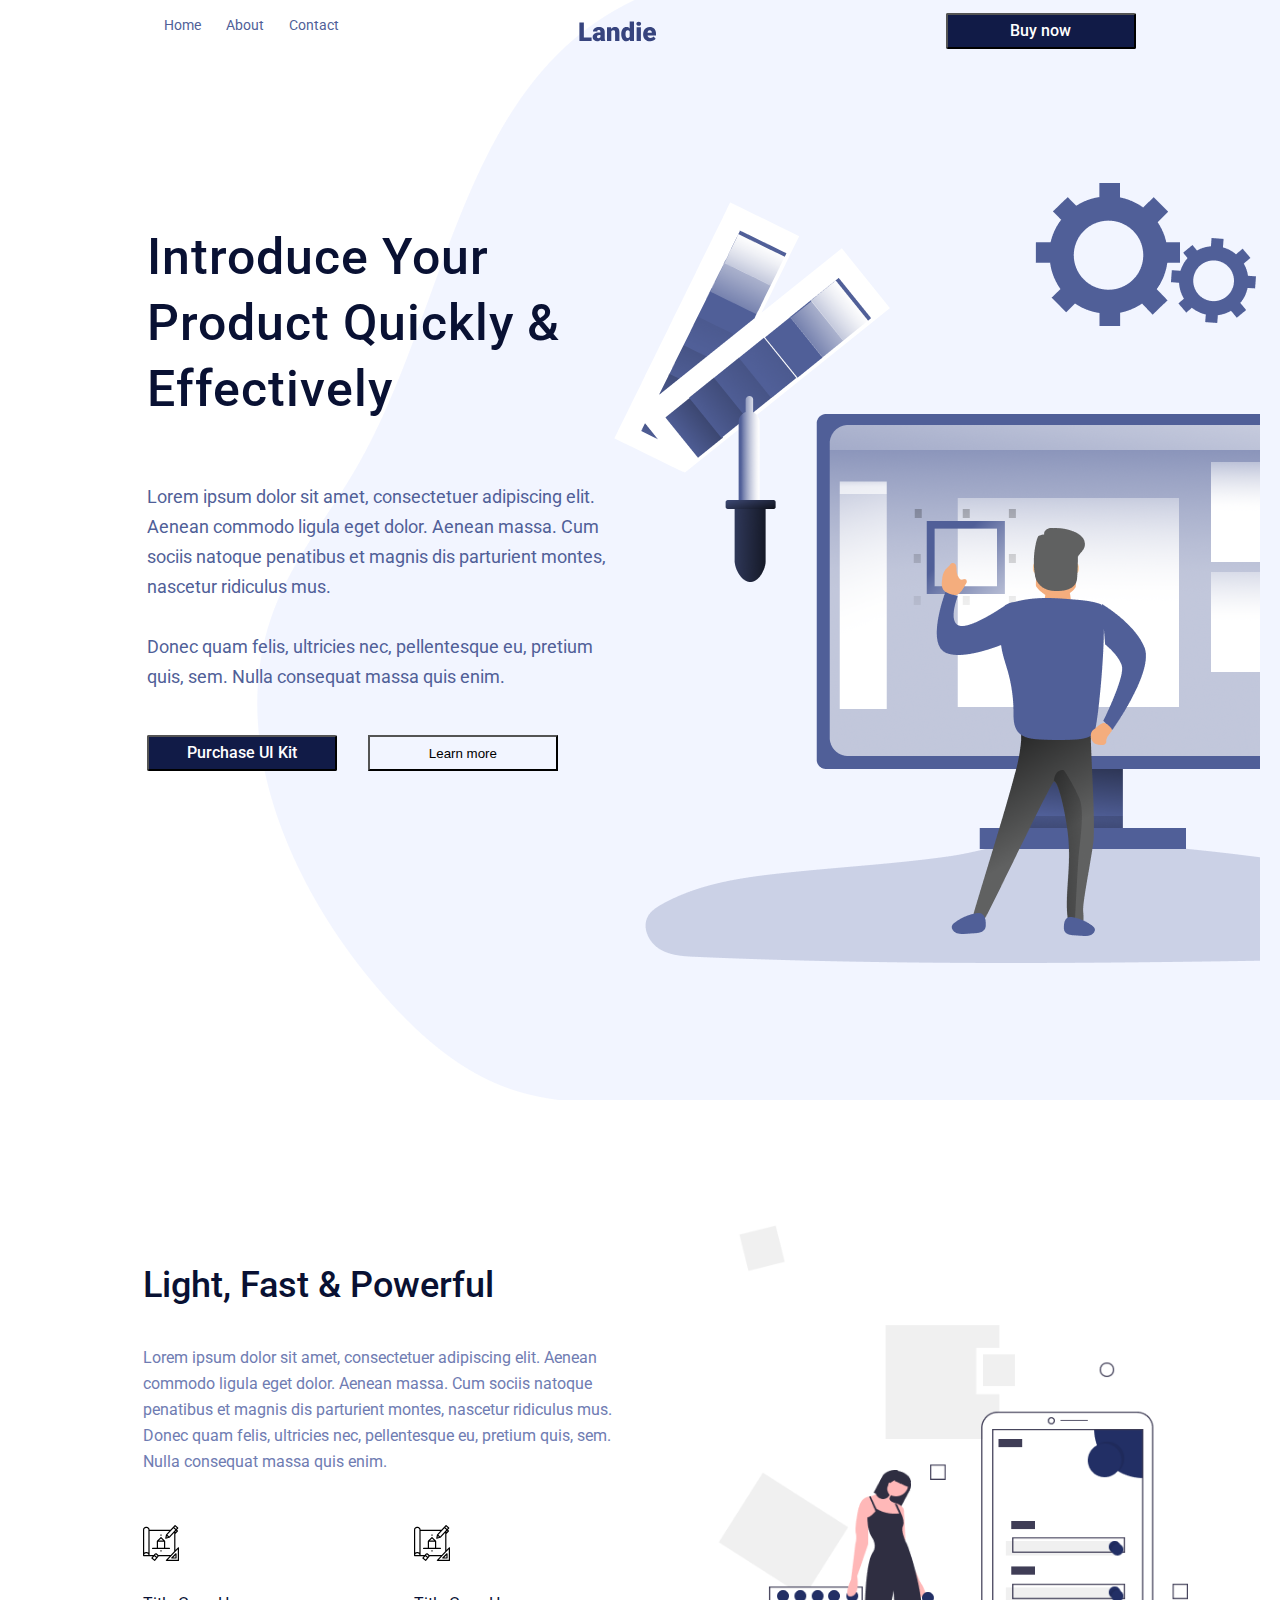
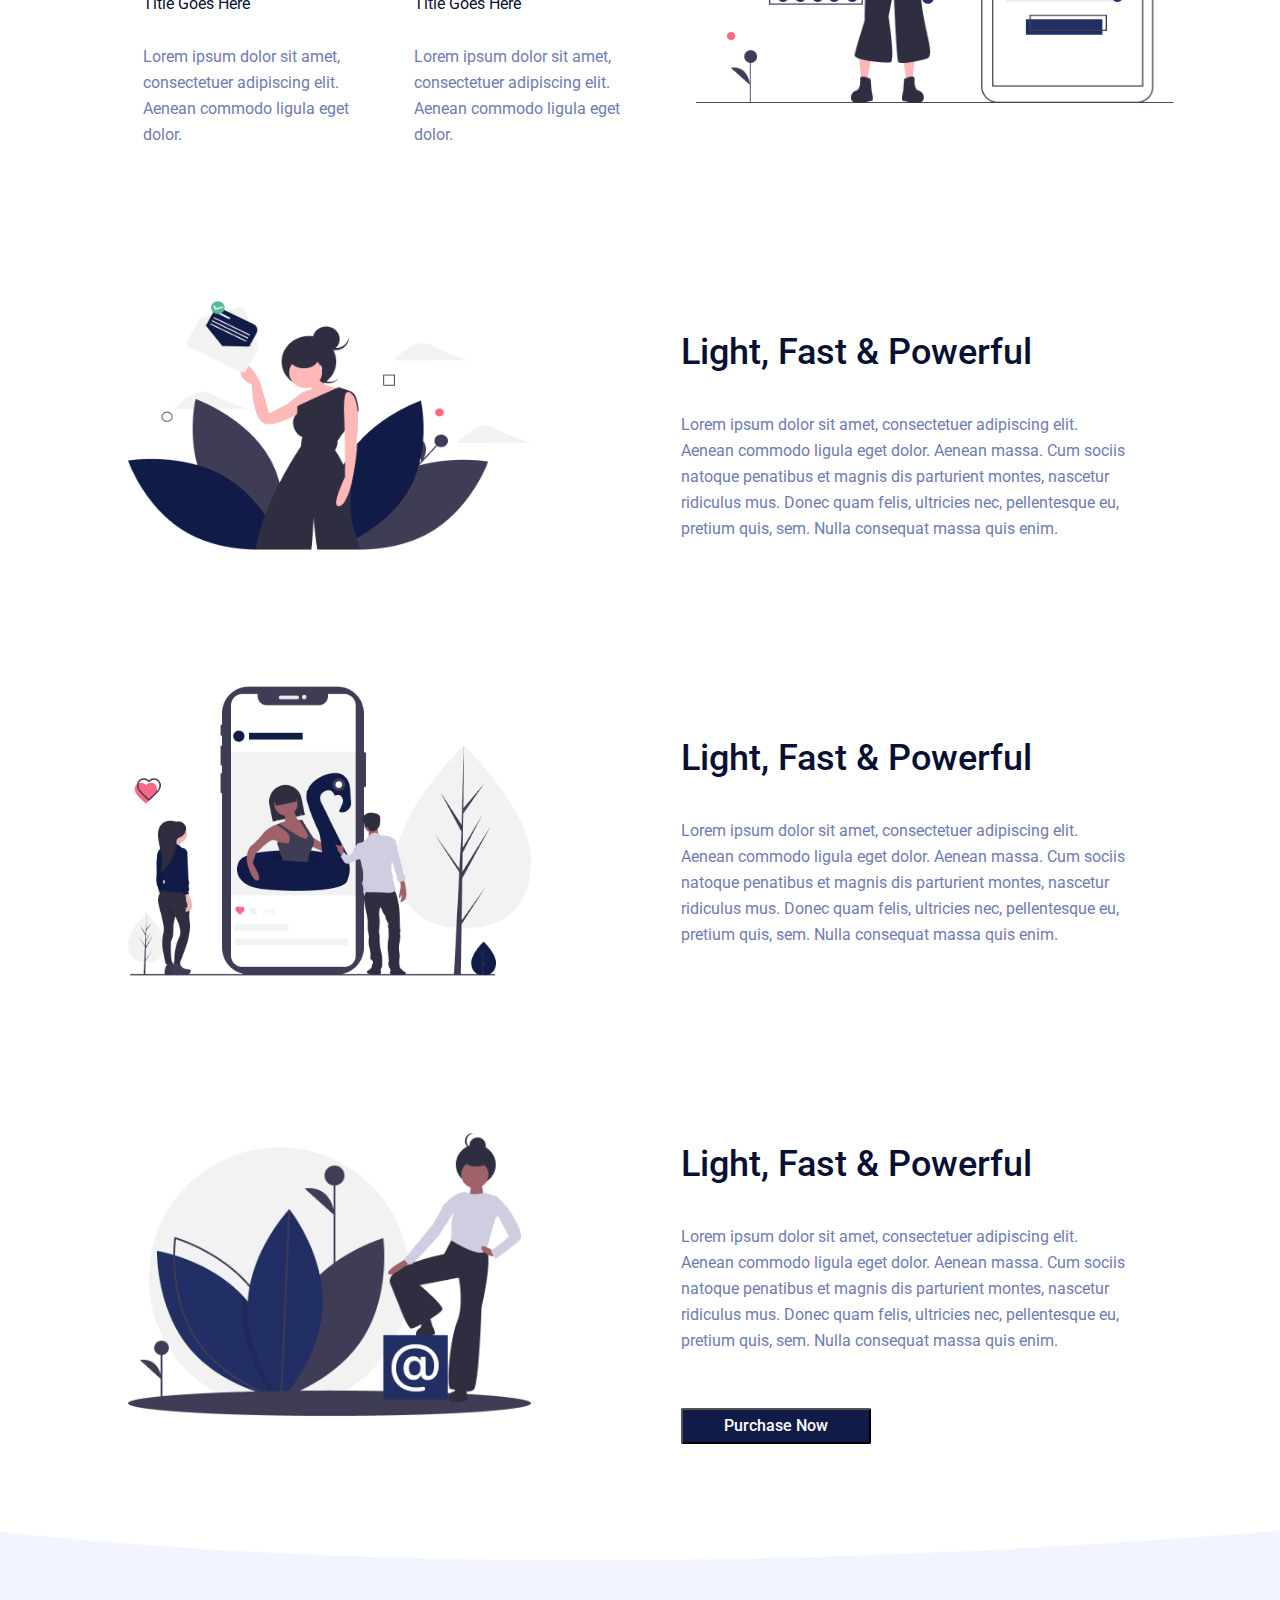
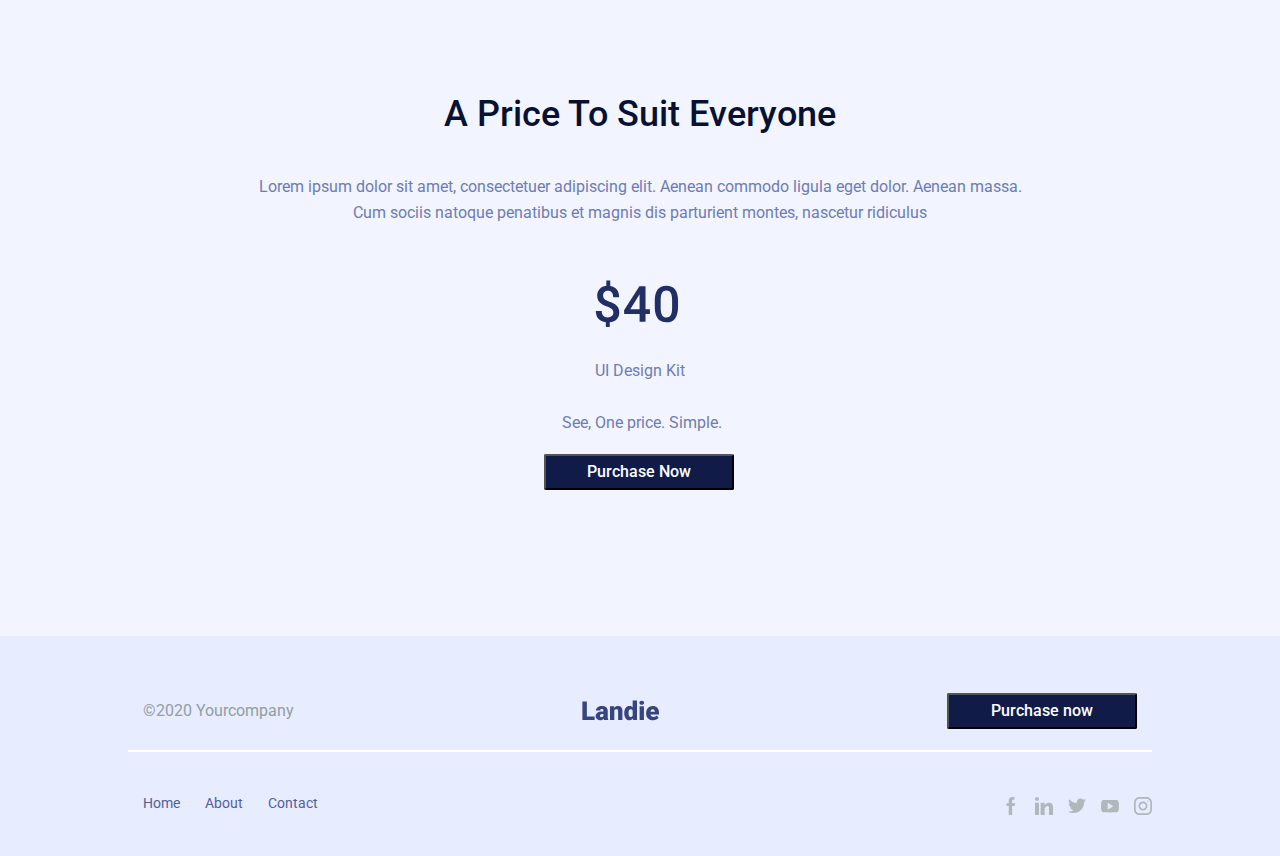
<file: hw12/index.html>
<!DOCTYPE html>
<html lang="en">
  <head>
    <meta charset="UTF-8" />
    <meta http-equiv="X-UA-Compatible" content="IE=edge" />
    <meta name="viewport" content="width=device-width, initial-scale=1.0" />
    <link rel="stylesheet" href="style.css" />
    <title>Document</title>
  </head>
  <body>
    <header>
      <nav>
        <div class="header_link">
          <a href="http://">Home</a>
          <a href="http://">About</a>
          <a href="http://">Contact</a>
        </div>

        <div class="label_name">
          <svg
            width="79"
            height="38"
            viewBox="0 0 79 38"
            fill="none"
            xmlns="http://www.w3.org/2000/svg"
          >
            <path
              d="M5.85254 24.5723H13.6094V28H1.39648V9.51562H5.85254V24.5723ZM23.0293 28C22.877 27.7207 22.7415 27.3102 22.623 26.7686C21.8359 27.7588 20.7357 28.2539 19.3223 28.2539C18.0273 28.2539 16.9271 27.8646 16.0215 27.0859C15.1159 26.2988 14.6631 25.3128 14.6631 24.1279C14.6631 22.6383 15.2132 21.5127 16.3135 20.751C17.4137 19.9893 19.0133 19.6084 21.1123 19.6084H22.4326V18.8848C22.4326 17.6237 21.8867 16.9932 20.7949 16.9932C19.7793 16.9932 19.2715 17.4925 19.2715 18.4912H14.9932C14.9932 17.1624 15.556 16.0833 16.6816 15.2539C17.8158 14.4245 19.2588 14.0098 21.0107 14.0098C22.7627 14.0098 24.1465 14.4372 25.1621 15.292C26.1777 16.1468 26.6982 17.319 26.7236 18.8086V24.8896C26.7406 26.1507 26.9352 27.1156 27.3076 27.7842V28H23.0293ZM20.3506 25.207C20.8838 25.207 21.3239 25.0928 21.6709 24.8643C22.0264 24.6357 22.2803 24.3776 22.4326 24.0898V21.8936H21.1885C19.6989 21.8936 18.9541 22.5622 18.9541 23.8994C18.9541 24.2887 19.0853 24.6061 19.3477 24.8516C19.61 25.0885 19.9443 25.207 20.3506 25.207ZM33.0332 14.2637L33.1729 15.876C34.1208 14.6318 35.4284 14.0098 37.0957 14.0098C38.526 14.0098 39.5924 14.4372 40.2949 15.292C41.0059 16.1468 41.374 17.4333 41.3994 19.1514V28H37.1084V19.3291C37.1084 18.6351 36.9688 18.1273 36.6895 17.8057C36.4102 17.4756 35.9023 17.3105 35.166 17.3105C34.3281 17.3105 33.7061 17.6406 33.2998 18.3008V28H29.0215V14.2637H33.0332ZM43.2402 21.0303C43.2402 18.8551 43.71 17.1413 44.6494 15.8887C45.5889 14.6361 46.9007 14.0098 48.585 14.0098C49.8122 14.0098 50.8447 14.4922 51.6826 15.457V8.5H55.9736V28H52.127L51.9111 26.5273C51.0309 27.6784 49.9137 28.2539 48.5596 28.2539C46.9261 28.2539 45.6312 27.6276 44.6748 26.375C43.7184 25.1224 43.2402 23.3408 43.2402 21.0303ZM47.5186 21.2969C47.5186 23.7344 48.2295 24.9531 49.6514 24.9531C50.5993 24.9531 51.2764 24.5553 51.6826 23.7598V18.5293C51.2933 17.7168 50.6247 17.3105 49.6768 17.3105C48.3564 17.3105 47.6413 18.377 47.5312 20.5098L47.5186 21.2969ZM62.918 28H58.627V14.2637H62.918V28ZM58.373 10.7217C58.373 10.1123 58.5931 9.61296 59.0332 9.22363C59.4733 8.83431 60.0446 8.63965 60.7471 8.63965C61.4495 8.63965 62.0208 8.83431 62.4609 9.22363C62.901 9.61296 63.1211 10.1123 63.1211 10.7217C63.1211 11.3311 62.901 11.8304 62.4609 12.2197C62.0208 12.609 61.4495 12.8037 60.7471 12.8037C60.0446 12.8037 59.4733 12.609 59.0332 12.2197C58.5931 11.8304 58.373 11.3311 58.373 10.7217ZM72.2109 28.2539C70.1035 28.2539 68.3981 27.6276 67.0947 26.375C65.7913 25.1139 65.1396 23.4762 65.1396 21.4619V21.1064C65.1396 19.7015 65.3978 18.4616 65.9141 17.3867C66.4388 16.3118 67.2005 15.4824 68.1992 14.8984C69.1979 14.306 70.3828 14.0098 71.7539 14.0098C73.6836 14.0098 75.207 14.6107 76.3242 15.8125C77.4414 17.0059 78 18.6732 78 20.8145V22.4775H69.4941C69.6465 23.2477 69.9808 23.8529 70.4971 24.293C71.0133 24.7331 71.682 24.9531 72.5029 24.9531C73.8571 24.9531 74.915 24.4792 75.6768 23.5312L77.6318 25.8418C77.0986 26.5781 76.3411 27.1663 75.3594 27.6064C74.3861 28.0381 73.3366 28.2539 72.2109 28.2539ZM71.7285 17.3105C70.4759 17.3105 69.7311 18.14 69.4941 19.7988H73.8105V19.4688C73.8275 18.7832 73.654 18.2542 73.29 17.8818C72.9261 17.501 72.4056 17.3105 71.7285 17.3105Z"
              fill="#37447E"
            />
          </svg>
        </div>

        <div>
          <button class="button_buy_now">Buy now</button>
        </div>
      </nav>

      <section class="box_1">
        <h2>Introduce Your Product Quickly & Effectively</h2>
        <p>
          Lorem ipsum dolor sit amet, consectetuer adipiscing elit. Aenean
          commodo ligula eget dolor. Aenean massa. Cum sociis natoque penatibus
          et magnis dis parturient montes, nascetur ridiculus mus.
          <br />
          <br />
          Donec quam felis, ultricies nec, pellentesque eu, pretium quis, sem.
          Nulla consequat massa quis enim.
        </p>
        <div class="box_button">
          <button class="button_1">Purchase UI Kit</button>
          <button class="button_2">Learn more</button>
        </div>
        <img src="./image/Group.png" alt="" />
      </section>
    </header>

    <section>
      <div class="login">
        <div class="login_text">
          <h3>Light, Fast & Powerful</h3>
          <p>
            Lorem ipsum dolor sit amet, consectetuer adipiscing elit. Aenean
            commodo ligula eget dolor. Aenean massa. Cum sociis natoque
            penatibus et magnis dis parturient montes, nascetur ridiculus mus.
            Donec quam felis, ultricies nec, pellentesque eu, pretium quis, sem.
            Nulla consequat massa quis enim.
          </p>

          <div class="box_login_svg">
            <div>
              <svg
                width="36"
                height="36"
                viewBox="0 0 36 36"
                fill="none"
                xmlns="http://www.w3.org/2000/svg"
              >
                <path
                  fill-rule="evenodd"
                  clip-rule="evenodd"
                  d="M35.6226 22.2396C35.3938 22.1487 35.1326 22.2056 34.9626 22.3835L32.4001 25.0769V9.07898H32.4031L34.8481 6.43916C35.073 6.19611 35.0582 5.81629 34.8148 5.59136L34.8143 5.59081L33.9343 4.77184L35.1571 3.45193C35.3817 3.2086 35.3666 2.82905 35.1233 2.6044L32.4833 0.15957C32.2402 -0.0653583 31.8606 -0.0508025 31.6357 0.192527L27.3697 4.79848H6.60004C6.59811 3.14241 5.25613 1.80053 3.59995 1.79861H3.00009C1.3439 1.80053 0.00192261 3.14241 0 4.79848V30.5966C0 30.9278 0.268616 31.1964 0.600128 31.1964H9.6828L8.42267 32.7094C8.21091 32.9642 8.24551 33.3424 8.50012 33.5542L11.2668 35.8575C11.5214 36.0696 11.8998 36.035 12.1119 35.7804L12.1122 35.7801L15.1831 32.0909C15.3951 31.8355 15.5316 31.5254 15.5767 31.1964H26.571L22.965 34.9828C22.7368 35.2229 22.7464 35.6027 22.9864 35.8309C23.0979 35.9369 23.246 35.9962 23.4001 35.996H35.3999C35.7314 35.996 36 35.7274 36 35.3962V22.7971C36 22.5516 35.8506 22.3308 35.6226 22.2396ZM33.5597 6.05832L32.3998 7.31286V6.43045L33.1197 5.65048L33.5597 6.05832ZM31.2 5.96V5.95149H31.2071L32.2385 4.8381L30.4763 3.20785L24.3635 9.81344L26.1257 11.4437L31.2 5.96ZM24.9732 12.011L23.593 12.4136L23.8877 11.0061L24.9732 12.011ZM33.8683 3.07595L32.107 1.44653L31.2915 2.32729L33.0532 3.95836L33.8683 3.07595ZM3.00049 2.99851H3.60034C4.5946 2.99851 5.40045 3.8043 5.40045 4.79849V27.6124C4.88409 27.2153 4.25156 26.9988 3.60034 26.9966H3.00049C2.349 26.9988 1.71674 27.2153 1.20038 27.6124V4.79849C1.20038 3.8043 2.00623 2.99851 3.00049 2.99851ZM3.60034 28.1966H3.00049C2.00623 28.1966 1.20038 29.0027 1.20038 29.9966H5.40045C5.40045 29.0027 4.5946 28.1966 3.60034 28.1966ZM14.2611 31.3235L13.8771 31.7843L12.0328 30.2491L12.4162 29.7877C12.6282 29.5331 13.0064 29.4985 13.261 29.7105C13.2613 29.7105 13.2613 29.7108 13.2616 29.7108L14.1836 30.4765C14.4385 30.6883 14.4734 31.0664 14.2616 31.3213L14.2611 31.3218V31.3235ZM9.72949 33.0162L11.5741 34.5514L13.1094 32.7066L11.2651 31.1711L9.72949 33.0162ZM15.3247 29.9966C15.225 29.8304 15.099 29.6818 14.9515 29.5563L14.0294 28.789C13.2654 28.1529 12.1305 28.2564 11.4944 29.0205L10.6803 29.9966H6.60022V5.99843H26.2597L23.0756 9.43909C23.03 9.49045 22.9937 9.54977 22.9688 9.61376C22.9616 9.63106 22.9561 9.64726 22.9501 9.66539C22.9479 9.67226 22.9451 9.67917 22.9424 9.68616C22.938 9.69735 22.9336 9.70876 22.9308 9.72059L22.2145 13.1451C22.147 13.4694 22.3552 13.7872 22.6795 13.8547C22.7759 13.8748 22.8756 13.8709 22.9698 13.8435L26.33 12.8644C26.3384 12.8617 26.346 12.8579 26.3536 12.8541C26.3602 12.8508 26.3668 12.8476 26.3737 12.8451C26.3888 12.8397 26.4044 12.832 26.4207 12.824C26.4879 12.7935 26.5489 12.7504 26.6006 12.6974L31.2003 7.72672V26.3367L27.7143 29.9966H15.3247ZM24.7997 34.796H34.8V24.2968L24.7997 34.796ZM28.8005 33.5962C28.5577 33.5962 28.3388 33.4501 28.246 33.226C28.1532 33.0019 28.2045 32.7437 28.3762 32.572L32.5763 28.3726C32.6886 28.26 32.8413 28.1968 33.0003 28.1968C33.3316 28.1968 33.6005 28.4651 33.6005 28.7966V32.9964C33.6005 33.3276 33.3318 33.5962 33.0003 33.5962H28.8005ZM32.4003 32.3962V30.2447L30.2486 32.3962H32.4003ZM22.2001 22.7971H26.3999C26.7314 22.7971 27 23.0656 27 23.3969C27 23.7283 26.7314 23.9969 26.4001 23.9969H9.60013C9.26862 23.9969 9 23.7283 9 23.3969C9 23.0656 9.26862 22.7971 9.60013 22.7971H13.7999V16.1975C13.8005 16.0385 13.8634 15.8858 13.9752 15.7726L17.5751 12.173C17.8094 11.9387 18.1892 11.9387 18.4235 12.173L22.0235 15.7726C22.1358 15.8855 22.1992 16.0382 22.2001 16.1975V22.7971ZM20.1521 15.5974L18.0004 13.4459L15.8488 15.5974H20.1521ZM14.9999 16.7974H21.0001V22.7971H14.9999V16.7974ZM17.3997 9.59816H18.6V10.7981H17.3997V9.59816ZM18.6 25.1969H17.3997V26.3968H18.6V25.1969Z"
                  fill="black"
                />
              </svg>
              <h5>Title Goes Here</h5>
              <p>
                Lorem ipsum dolor sit amet, consectetuer adipiscing elit. Aenean
                commodo ligula eget dolor.
              </p>
            </div>

            <div>
              <svg
                width="36"
                height="36"
                viewBox="0 0 36 36"
                fill="none"
                xmlns="http://www.w3.org/2000/svg"
              >
                <path
                  fill-rule="evenodd"
                  clip-rule="evenodd"
                  d="M35.6226 22.2396C35.3938 22.1487 35.1326 22.2056 34.9626 22.3835L32.4001 25.0769V9.07898H32.4031L34.8481 6.43916C35.073 6.19611 35.0582 5.81629 34.8148 5.59136L34.8143 5.59081L33.9343 4.77184L35.1571 3.45193C35.3817 3.2086 35.3666 2.82905 35.1233 2.6044L32.4833 0.15957C32.2402 -0.0653583 31.8606 -0.0508025 31.6357 0.192527L27.3697 4.79848H6.60004C6.59811 3.14241 5.25613 1.80053 3.59995 1.79861H3.00009C1.3439 1.80053 0.00192261 3.14241 0 4.79848V30.5966C0 30.9278 0.268616 31.1964 0.600128 31.1964H9.6828L8.42267 32.7094C8.21091 32.9642 8.24551 33.3424 8.50012 33.5542L11.2668 35.8575C11.5214 36.0696 11.8998 36.035 12.1119 35.7804L12.1122 35.7801L15.1831 32.0909C15.3951 31.8355 15.5316 31.5254 15.5767 31.1964H26.571L22.965 34.9828C22.7368 35.2229 22.7464 35.6027 22.9864 35.8309C23.0979 35.9369 23.246 35.9962 23.4001 35.996H35.3999C35.7314 35.996 36 35.7274 36 35.3962V22.7971C36 22.5516 35.8506 22.3308 35.6226 22.2396ZM33.5597 6.05832L32.3998 7.31286V6.43045L33.1197 5.65048L33.5597 6.05832ZM31.2 5.96V5.95149H31.2071L32.2385 4.8381L30.4763 3.20785L24.3635 9.81344L26.1257 11.4437L31.2 5.96ZM24.9732 12.011L23.593 12.4136L23.8877 11.0061L24.9732 12.011ZM33.8683 3.07595L32.107 1.44653L31.2915 2.32729L33.0532 3.95836L33.8683 3.07595ZM3.00049 2.99851H3.60034C4.5946 2.99851 5.40045 3.8043 5.40045 4.79849V27.6124C4.88409 27.2153 4.25156 26.9988 3.60034 26.9966H3.00049C2.349 26.9988 1.71674 27.2153 1.20038 27.6124V4.79849C1.20038 3.8043 2.00623 2.99851 3.00049 2.99851ZM3.60034 28.1966H3.00049C2.00623 28.1966 1.20038 29.0027 1.20038 29.9966H5.40045C5.40045 29.0027 4.5946 28.1966 3.60034 28.1966ZM14.2611 31.3235L13.8771 31.7843L12.0328 30.2491L12.4162 29.7877C12.6282 29.5331 13.0064 29.4985 13.261 29.7105C13.2613 29.7105 13.2613 29.7108 13.2616 29.7108L14.1836 30.4765C14.4385 30.6883 14.4734 31.0664 14.2616 31.3213L14.2611 31.3218V31.3235ZM9.72949 33.0162L11.5741 34.5514L13.1094 32.7066L11.2651 31.1711L9.72949 33.0162ZM15.3247 29.9966C15.225 29.8304 15.099 29.6818 14.9515 29.5563L14.0294 28.789C13.2654 28.1529 12.1305 28.2564 11.4944 29.0205L10.6803 29.9966H6.60022V5.99843H26.2597L23.0756 9.43909C23.03 9.49045 22.9937 9.54977 22.9688 9.61376C22.9616 9.63106 22.9561 9.64726 22.9501 9.66539C22.9479 9.67226 22.9451 9.67917 22.9424 9.68616C22.938 9.69735 22.9336 9.70876 22.9308 9.72059L22.2145 13.1451C22.147 13.4694 22.3552 13.7872 22.6795 13.8547C22.7759 13.8748 22.8756 13.8709 22.9698 13.8435L26.33 12.8644C26.3384 12.8617 26.346 12.8579 26.3536 12.8541C26.3602 12.8508 26.3668 12.8476 26.3737 12.8451C26.3888 12.8397 26.4044 12.832 26.4207 12.824C26.4879 12.7935 26.5489 12.7504 26.6006 12.6974L31.2003 7.72672V26.3367L27.7143 29.9966H15.3247ZM24.7997 34.796H34.8V24.2968L24.7997 34.796ZM28.8005 33.5962C28.5577 33.5962 28.3388 33.4501 28.246 33.226C28.1532 33.0019 28.2045 32.7437 28.3762 32.572L32.5763 28.3726C32.6886 28.26 32.8413 28.1968 33.0003 28.1968C33.3316 28.1968 33.6005 28.4651 33.6005 28.7966V32.9964C33.6005 33.3276 33.3318 33.5962 33.0003 33.5962H28.8005ZM32.4003 32.3962V30.2447L30.2486 32.3962H32.4003ZM22.2001 22.7971H26.3999C26.7314 22.7971 27 23.0656 27 23.3969C27 23.7283 26.7314 23.9969 26.4001 23.9969H9.60013C9.26862 23.9969 9 23.7283 9 23.3969C9 23.0656 9.26862 22.7971 9.60013 22.7971H13.7999V16.1975C13.8005 16.0385 13.8634 15.8858 13.9752 15.7726L17.5751 12.173C17.8094 11.9387 18.1892 11.9387 18.4235 12.173L22.0235 15.7726C22.1358 15.8855 22.1992 16.0382 22.2001 16.1975V22.7971ZM20.1521 15.5974L18.0004 13.4459L15.8488 15.5974H20.1521ZM14.9999 16.7974H21.0001V22.7971H14.9999V16.7974ZM17.3997 9.59816H18.6V10.7981H17.3997V9.59816ZM18.6 25.1969H17.3997V26.3968H18.6V25.1969Z"
                  fill="black"
                />
              </svg>
              <h5>Title Goes Here</h5>
              <p>
                Lorem ipsum dolor sit amet, consectetuer adipiscing elit. Aenean
                commodo ligula eget dolor.
              </p>
            </div>
          </div>
        </div>
        <img src="./image/undraw_mobile_login_ikmv.png" alt="" />
      </div>
    </section>

    <main>
      <div class="box_main_1">
        <img src="./image/undraw_happy.png" alt="" />
        <div>
          <h3>Light, Fast & Powerful</h3>
          <p>
            Lorem ipsum dolor sit amet, consectetuer adipiscing elit. Aenean
            commodo ligula eget dolor. Aenean massa. Cum sociis natoque
            penatibus et magnis dis parturient montes, nascetur ridiculus mus.
            Donec quam felis, ultricies nec, pellentesque eu, pretium quis, sem.
            Nulla consequat massa quis enim.
          </p>
        </div>
      </div>

      <div class="box_main_2">
        <img src="./image/undraw_social.png" alt="" />
        <div>
          <h3>Light, Fast & Powerful</h3>
          <p>
            Lorem ipsum dolor sit amet, consectetuer adipiscing elit. Aenean
            commodo ligula eget dolor. Aenean massa. Cum sociis natoque
            penatibus et magnis dis parturient montes, nascetur ridiculus mus.
            Donec quam felis, ultricies nec, pellentesque eu, pretium quis, sem.
            Nulla consequat massa quis enim.
          </p>
        </div>
      </div>

      <div class="box_main_3">
        <img src="./image/undraw_mention.png" alt="" />
        <div>
          <h3>Light, Fast & Powerful</h3>
          <p>
            Lorem ipsum dolor sit amet, consectetuer adipiscing elit. Aenean
            commodo ligula eget dolor. Aenean massa. Cum sociis natoque
            penatibus et magnis dis parturient montes, nascetur ridiculus mus.
            Donec quam felis, ultricies nec, pellentesque eu, pretium quis, sem.
            Nulla consequat massa quis enim.
          </p>
          <button>Purchase Now</button>
        </div>
      </div>
    </main>

    <section class="pre_footer">
      <div>
        <h3>A Price To Suit Everyone</h3>
        <p>
          Lorem ipsum dolor sit amet, consectetuer adipiscing elit. Aenean
          commodo ligula eget dolor. Aenean massa. Cum sociis natoque penatibus
          et magnis dis parturient montes, nascetur ridiculus
        </p>
      </div>
      <div>
        <svg
          width="84"
          height="47"
          viewBox="0 0 84 47"
          fill="none"
          xmlns="http://www.w3.org/2000/svg"
        >
          <path
            d="M18.3682 32.5449C18.3682 31.1615 17.9287 30.0221 17.0498 29.127C16.1709 28.2155 14.7061 27.4017 12.6553 26.6855C10.6045 25.9531 9.00944 25.2777 7.87012 24.6592C4.0778 22.6247 2.18164 19.6136 2.18164 15.626C2.18164 12.9242 3.00358 10.7025 4.64746 8.96094C6.29134 7.2194 8.52116 6.18587 11.3369 5.86035V0.538086H15.2432V5.90918C18.0752 6.31608 20.2643 7.52051 21.8105 9.52246C23.3568 11.5081 24.1299 14.096 24.1299 17.2861H18.2217C18.2217 15.2354 17.7578 13.624 16.8301 12.4521C15.9186 11.264 14.6735 10.6699 13.0947 10.6699C11.5322 10.6699 10.3115 11.0931 9.43262 11.9395C8.55371 12.7858 8.11426 13.9984 8.11426 15.5771C8.11426 16.9932 8.54557 18.1325 9.4082 18.9951C10.2871 19.8415 11.7682 20.6471 13.8516 21.4121C15.9349 22.1771 17.5706 22.8851 18.7588 23.5361C19.9469 24.1872 20.9479 24.9359 21.7617 25.7822C22.5755 26.6123 23.2021 27.5726 23.6416 28.6631C24.0811 29.7536 24.3008 31.0312 24.3008 32.4961C24.3008 35.2467 23.4544 37.4766 21.7617 39.1855C20.0853 40.8945 17.7415 41.9036 14.7305 42.2129V46.9736H10.8486V42.2373C7.62598 41.8792 5.14388 40.7236 3.40234 38.7705C1.67708 36.8174 0.814453 34.2295 0.814453 31.0068H6.74707C6.74707 33.0576 7.25977 34.6445 8.28516 35.7676C9.32682 36.8906 10.7917 37.4521 12.6797 37.4521C14.5352 37.4521 15.943 37.0046 16.9033 36.1094C17.8799 35.2142 18.3682 34.026 18.3682 32.5449ZM50.5205 29.1514H54.9395V33.9121H50.5205V41.8223H44.5879V33.9121H29.2314L29.0605 30.2988L44.3926 6.27539H50.5205V29.1514ZM35.2861 29.1514H44.5879V14.3076L44.1484 15.0889L35.2861 29.1514ZM83.0391 26.8564C83.0391 31.9671 82.0788 35.8245 80.1582 38.4287C78.2539 41.0166 75.3486 42.3105 71.4424 42.3105C67.6012 42.3105 64.7041 41.0492 62.751 38.5264C60.8141 35.9873 59.8213 32.2357 59.7725 27.2715V21.1191C59.7725 16.0085 60.7246 12.1755 62.6289 9.62012C64.5495 7.06478 67.471 5.78711 71.3936 5.78711C75.2835 5.78711 78.1807 7.03223 80.085 9.52246C82.0055 12.0127 82.9902 15.7399 83.0391 20.7041V26.8564ZM77.1064 20.2158C77.1064 16.8792 76.6507 14.4378 75.7393 12.8916C74.8278 11.3291 73.3792 10.5479 71.3936 10.5479C69.4567 10.5479 68.0326 11.2884 67.1211 12.7695C66.2096 14.2344 65.7295 16.5293 65.6807 19.6543V27.7109C65.6807 31.0312 66.1445 33.5052 67.0723 35.1328C68 36.7604 69.4567 37.5742 71.4424 37.5742C73.3467 37.5742 74.7546 36.8255 75.666 35.3281C76.5775 33.8145 77.0576 31.4544 77.1064 28.248V20.2158Z"
            fill="#222F65"
          />
        </svg>
        <h5>UI Design Kit</h5>
      </div>

      <div class="see_price">
        <p class="see_one_price">See, One price. Simple.</p>
        <button>Purchase Now</button>
      </div>
    </section>

    <footer>
      <div class="nav">
        <h5>©2020 Yourcompany</h5>
        <svg
          width="79"
          height="38"
          viewBox="0 0 79 38"
          fill="none"
          xmlns="http://www.w3.org/2000/svg"
        >
          <path
            d="M5.85254 24.5723H13.6094V28H1.39648V9.51562H5.85254V24.5723ZM23.0293 28C22.877 27.7207 22.7415 27.3102 22.623 26.7686C21.8359 27.7588 20.7357 28.2539 19.3223 28.2539C18.0273 28.2539 16.9271 27.8646 16.0215 27.0859C15.1159 26.2988 14.6631 25.3128 14.6631 24.1279C14.6631 22.6383 15.2132 21.5127 16.3135 20.751C17.4137 19.9893 19.0133 19.6084 21.1123 19.6084H22.4326V18.8848C22.4326 17.6237 21.8867 16.9932 20.7949 16.9932C19.7793 16.9932 19.2715 17.4925 19.2715 18.4912H14.9932C14.9932 17.1624 15.556 16.0833 16.6816 15.2539C17.8158 14.4245 19.2588 14.0098 21.0107 14.0098C22.7627 14.0098 24.1465 14.4372 25.1621 15.292C26.1777 16.1468 26.6982 17.319 26.7236 18.8086V24.8896C26.7406 26.1507 26.9352 27.1156 27.3076 27.7842V28H23.0293ZM20.3506 25.207C20.8838 25.207 21.3239 25.0928 21.6709 24.8643C22.0264 24.6357 22.2803 24.3776 22.4326 24.0898V21.8936H21.1885C19.6989 21.8936 18.9541 22.5622 18.9541 23.8994C18.9541 24.2887 19.0853 24.6061 19.3477 24.8516C19.61 25.0885 19.9443 25.207 20.3506 25.207ZM33.0332 14.2637L33.1729 15.876C34.1208 14.6318 35.4284 14.0098 37.0957 14.0098C38.526 14.0098 39.5924 14.4372 40.2949 15.292C41.0059 16.1468 41.374 17.4333 41.3994 19.1514V28H37.1084V19.3291C37.1084 18.6351 36.9688 18.1273 36.6895 17.8057C36.4102 17.4756 35.9023 17.3105 35.166 17.3105C34.3281 17.3105 33.7061 17.6406 33.2998 18.3008V28H29.0215V14.2637H33.0332ZM43.2402 21.0303C43.2402 18.8551 43.71 17.1413 44.6494 15.8887C45.5889 14.6361 46.9007 14.0098 48.585 14.0098C49.8122 14.0098 50.8447 14.4922 51.6826 15.457V8.5H55.9736V28H52.127L51.9111 26.5273C51.0309 27.6784 49.9137 28.2539 48.5596 28.2539C46.9261 28.2539 45.6312 27.6276 44.6748 26.375C43.7184 25.1224 43.2402 23.3408 43.2402 21.0303ZM47.5186 21.2969C47.5186 23.7344 48.2295 24.9531 49.6514 24.9531C50.5993 24.9531 51.2764 24.5553 51.6826 23.7598V18.5293C51.2933 17.7168 50.6247 17.3105 49.6768 17.3105C48.3564 17.3105 47.6413 18.377 47.5312 20.5098L47.5186 21.2969ZM62.918 28H58.627V14.2637H62.918V28ZM58.373 10.7217C58.373 10.1123 58.5931 9.61296 59.0332 9.22363C59.4733 8.83431 60.0446 8.63965 60.7471 8.63965C61.4495 8.63965 62.0208 8.83431 62.4609 9.22363C62.901 9.61296 63.1211 10.1123 63.1211 10.7217C63.1211 11.3311 62.901 11.8304 62.4609 12.2197C62.0208 12.609 61.4495 12.8037 60.7471 12.8037C60.0446 12.8037 59.4733 12.609 59.0332 12.2197C58.5931 11.8304 58.373 11.3311 58.373 10.7217ZM72.2109 28.2539C70.1035 28.2539 68.3981 27.6276 67.0947 26.375C65.7913 25.1139 65.1396 23.4762 65.1396 21.4619V21.1064C65.1396 19.7015 65.3978 18.4616 65.9141 17.3867C66.4388 16.3118 67.2005 15.4824 68.1992 14.8984C69.1979 14.306 70.3828 14.0098 71.7539 14.0098C73.6836 14.0098 75.207 14.6107 76.3242 15.8125C77.4414 17.0059 78 18.6732 78 20.8145V22.4775H69.4941C69.6465 23.2477 69.9808 23.8529 70.4971 24.293C71.0133 24.7331 71.682 24.9531 72.5029 24.9531C73.8571 24.9531 74.915 24.4792 75.6768 23.5312L77.6318 25.8418C77.0986 26.5781 76.3411 27.1663 75.3594 27.6064C74.3861 28.0381 73.3366 28.2539 72.2109 28.2539ZM71.7285 17.3105C70.4759 17.3105 69.7311 18.14 69.4941 19.7988H73.8105V19.4688C73.8275 18.7832 73.654 18.2542 73.29 17.8818C72.9261 17.501 72.4056 17.3105 71.7285 17.3105Z"
            fill="#37447E"
          />
        </svg>
        <button>Purchase now</button>
      </div>
      <div class="border_footer"></div>

      <div class="footer_low">
        <div class="footer_link">
          <a href="http://">Home</a>
          <a href="http://">About</a>
          <a href="http://">Contact</a>
        </div>

        <div class="svg_footer">
          <svg
            width="16"
            height="16"
            viewBox="0 0 16 16"
            fill="none"
            xmlns="http://www.w3.org/2000/svg"
          >
            <path
              d="M9 5.5V3.5C9 2.948 9.448 2.5 10 2.5H11V0H9C7.343 0 6 1.343 6 3V5.5H4V8H6V16H9V8H11L12 5.5H9Z"
              fill="#B0B8BC"
            />
          </svg>

          <svg
            width="16"
            height="16"
            viewBox="0 0 16 16"
            fill="none"
            xmlns="http://www.w3.org/2000/svg"
          >
            <path
              fill-rule="evenodd"
              clip-rule="evenodd"
              d="M3.5 1.75C3.5 2.7165 2.7165 3.5 1.75 3.5C0.783502 3.5 0 2.7165 0 1.75C0 0.783502 0.783502 0 1.75 0C2.7165 0 3.5 0.783502 3.5 1.75ZM0 5H3.578V16H0V5ZM13.2998 5.12119C13.2954 5.11973 13.2909 5.11825 13.2864 5.11678C13.2616 5.10856 13.2367 5.10033 13.21 5.093C13.162 5.082 13.114 5.073 13.065 5.065C12.875 5.027 12.667 5 12.423 5C10.337 5 9.014 6.517 8.578 7.103V5H5V16H8.578V10C8.578 10 11.282 6.234 12.423 9V16H16V8.577C16 6.915 14.861 5.53 13.324 5.129C13.3159 5.12643 13.3078 5.12382 13.2998 5.12119Z"
              fill="#B0B8BC"
            />
          </svg>

          <svg
            width="16"
            height="16"
            viewBox="0 0 16 16"
            fill="none"
            xmlns="http://www.w3.org/2000/svg"
          >
            <path
              d="M16 2.87225C15.405 3.13325 14.771 3.30625 14.11 3.39025C14.79 2.98425 15.309 2.34625 15.553 1.57725C14.919 1.95525 14.219 2.22225 13.473 2.37125C12.871 1.73025 12.013 1.33325 11.077 1.33325C9.261 1.33325 7.799 2.80725 7.799 4.61425C7.799 4.87425 7.821 5.12425 7.875 5.36225C5.148 5.22925 2.735 3.92225 1.114 1.93125C0.831 2.42225 0.665 2.98425 0.665 3.58925C0.665 4.72525 1.25 5.73225 2.122 6.31525C1.595 6.30525 1.078 6.15225 0.64 5.91125C0.64 5.92125 0.64 5.93425 0.64 5.94725C0.64 7.54125 1.777 8.86525 3.268 9.17025C3.001 9.24325 2.71 9.27825 2.408 9.27825C2.198 9.27825 1.986 9.26625 1.787 9.22225C2.212 10.5213 3.418 11.4763 4.852 11.5073C3.736 12.3803 2.319 12.9063 0.785 12.9063C0.516 12.9063 0.258 12.8943 0 12.8613C1.453 13.7983 3.175 14.3333 5.032 14.3333C11.068 14.3333 14.368 9.33325 14.368 4.99925C14.368 4.85425 14.363 4.71425 14.356 4.57525C15.007 4.11325 15.554 3.53625 16 2.87225Z"
              fill="#B0B8BC"
            />
          </svg>

          <svg
            width="16"
            height="16"
            viewBox="0 0 16 16"
            fill="none"
            xmlns="http://www.w3.org/2000/svg"
          >
            <path
              fill-rule="evenodd"
              clip-rule="evenodd"
              d="M13.456 2.75875C14.415 2.81275 14.886 2.95475 15.32 3.72675C15.772 4.49775 16 5.82575 16 8.16475V8.16775V8.17275C16 10.5007 15.772 11.8387 15.321 12.6017C14.887 13.3737 14.416 13.5137 13.457 13.5787C12.498 13.6337 10.089 13.6667 8.002 13.6667C5.911 13.6667 3.501 13.6337 2.543 13.5777C1.586 13.5127 1.115 13.3727 0.677 12.6007C0.23 11.8377 0 10.4997 0 8.17175V8.16975V8.16675V8.16375C0 5.82575 0.23 4.49775 0.677 3.72675C1.115 2.95375 1.587 2.81275 2.544 2.75775C3.501 2.69375 5.911 2.66675 8.002 2.66675C10.089 2.66675 12.498 2.69375 13.456 2.75875ZM11 8.16675L6 5.16675V11.1667L11 8.16675Z"
              fill="#B0B8BC"
            />
          </svg>

          <svg
            width="16"
            height="16"
            viewBox="0 0 16 16"
            fill="none"
            xmlns="http://www.w3.org/2000/svg"
          >
            <path
              fill-rule="evenodd"
              clip-rule="evenodd"
              d="M5 0H11C13.761 0 16 2.239 16 5V11C16 13.761 13.761 16 11 16H5C2.239 16 0 13.761 0 11V5C0 2.239 2.239 0 5 0ZM11 14.5C12.93 14.5 14.5 12.93 14.5 11V5C14.5 3.07 12.93 1.5 11 1.5H5C3.07 1.5 1.5 3.07 1.5 5V11C1.5 12.93 3.07 14.5 5 14.5H11ZM4 8C4 5.791 5.791 4 8 4C10.209 4 12 5.791 12 8C12 10.209 10.209 12 8 12C5.791 12 4 10.209 4 8ZM5.5 8C5.5 9.378 6.622 10.5 8 10.5C9.378 10.5 10.5 9.378 10.5 8C10.5 6.621 9.378 5.5 8 5.5C6.622 5.5 5.5 6.621 5.5 8ZM12.833 3.7C12.833 3.99437 12.5944 4.233 12.3 4.233C12.0057 4.233 11.767 3.99437 11.767 3.7C11.767 3.40564 12.0057 3.167 12.3 3.167C12.5944 3.167 12.833 3.40564 12.833 3.7Z"
              fill="#B0B8BC"
            />
          </svg>
        </div>
      </div>
    </footer>
  </body>
</html>
</file>
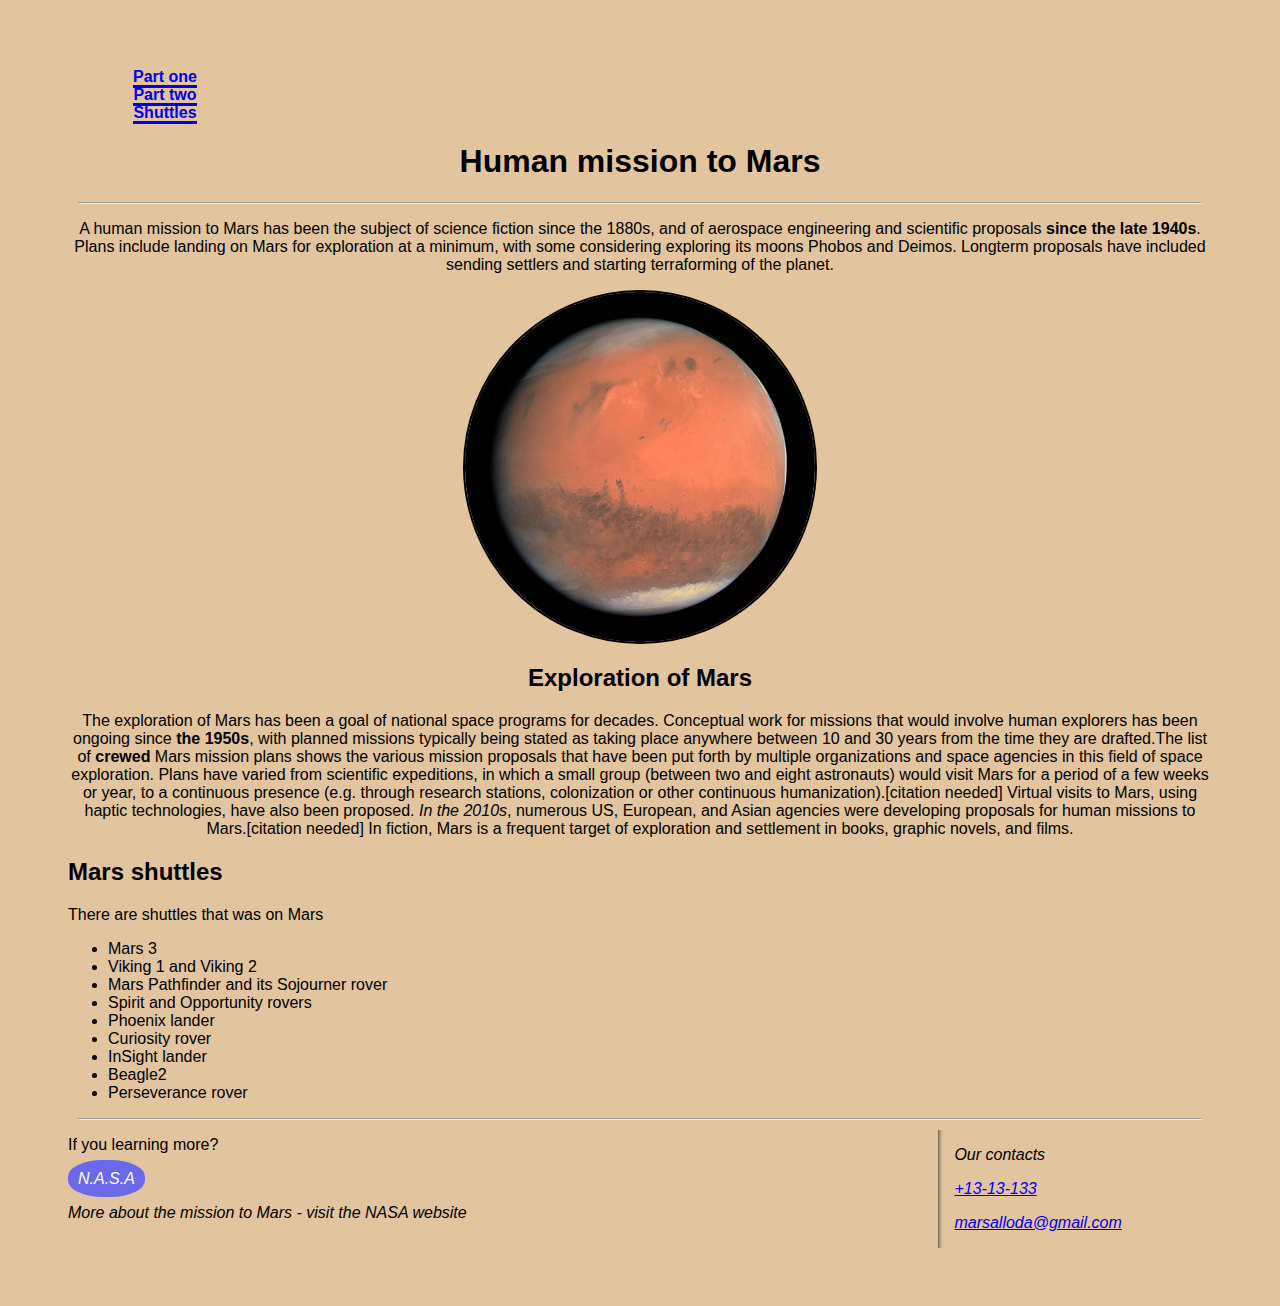
<file: hw2/index.html>
<!DOCTYPE html>
<html lang="en">
  <head>
    <meta charset="UTF-8" />
    <meta http-equiv="X-UA-Compatible" content="IE=edge" />
    <meta name="viewport" content="width=device-width, initial-scale=1.0" />
    <link rel="stylesheet" href="style.css" />

    <title>Mars</title>
  </head>
  <body>
    <div class="main-cont">

    <header>
      <nav class="bot123">
        <a class="bot" href="#botton"><strong>Part one</strong></a>
        <a class="bot" href="#botton2"><strong>Part two</strong></a>
        <a class="bot" href="#botton3"><strong>Shuttles</strong></a>
      </nav>
      <div class="divic">
      <h1>Human mission to Mars</h1>
    </div>
     </header>

    <hr />

    <div>
      <p id="botton" class="text2">
        A human mission to Mars has been the subject of science fiction since
        the 1880s, and of aerospace engineering and scientific proposals
        <strong>since the late 1940s</strong>. Plans include landing on Mars for
        exploration at a minimum, with some considering exploring its moons
        Phobos and Deimos. Longterm proposals have included sending settlers and
        starting terraforming of the planet.
      </p>
    </div>
  
    <a 
    href="https://www.mars.com/"
    target="_blank">
      <img 
        src="./images/OSIRIS_Mars_true_color.jpeg"
        alt="Mars_true_color"
        class="wrapper"
       />
    </a>

    <article>
      <h2 id="botton2" class="text2">Exploration of Mars</h2>
      <p>
        The exploration of Mars has been a goal of national space programs for
        decades. Conceptual work for missions that would involve human explorers
        has been ongoing since <strong>the 1950s</strong>, with planned missions
        typically being stated as taking place anywhere between 10 and 30 years
        from the time they are drafted.The list of <strong>crewed</strong> Mars
        mission plans shows the various mission proposals that have been put
        forth by multiple organizations and space agencies in this field of
        space exploration. Plans have varied from scientific expeditions, in
        which a small group (between two and eight astronauts) would visit Mars
        for a period of a few weeks or year, to a continuous presence (e.g.
        through research stations, colonization or other continuous
        humanization).[citation needed] Virtual visits to Mars, using haptic
        technologies, have also been proposed. <em>In the 2010s</em>, numerous
        US, European, and Asian agencies were developing proposals for human
        missions to Mars.[citation needed] In fiction, Mars is a frequent target
        of exploration and settlement in books, graphic novels, and films.
      </p>
    </article>

    <div>
      
      <h2 id="botton3">Mars shuttles</h2>
      <p>There are shuttles that was on Mars</p>
      <nav>
       <ul>
         <li>Mars 3</li>
         <li>Viking 1 and Viking 2</li>
         <li>Mars Pathfinder and its Sojourner rover</li>
          <li>Spirit and Opportunity rovers</li>
          <li>Phoenix lander</li>
          <li>Curiosity rover</li>
          <li>InSight lander</li>
          <li>Beagle2</li>
          <li>Perseverance rover</li>
       </ul>
      </nav>
    </div>
    <hr>

    <aside>
      <p><em>Our contacts</em></p>

      <nav>
        <p><a href="tel:+13-13-133"><em>+13-13-133</em></a></p>
        <p><a href="mailto:marsalloda@gmail.com"><em>marsalloda@gmail.com</em></a></p>
      </nav>

    </aside>

       <footer>
     <p>If you learning more?</p>
      <nav>
        <span>
           <a class="nasa" target="_blank" href=https://www.nasa.gov><em>N.A.S.A</em></a>
        </span>
     </nav>
     <p><em> More about the mission to Mars - visit the NASA website</em></p>
      </footer>
    </div>
  </body>
</html>
</file>
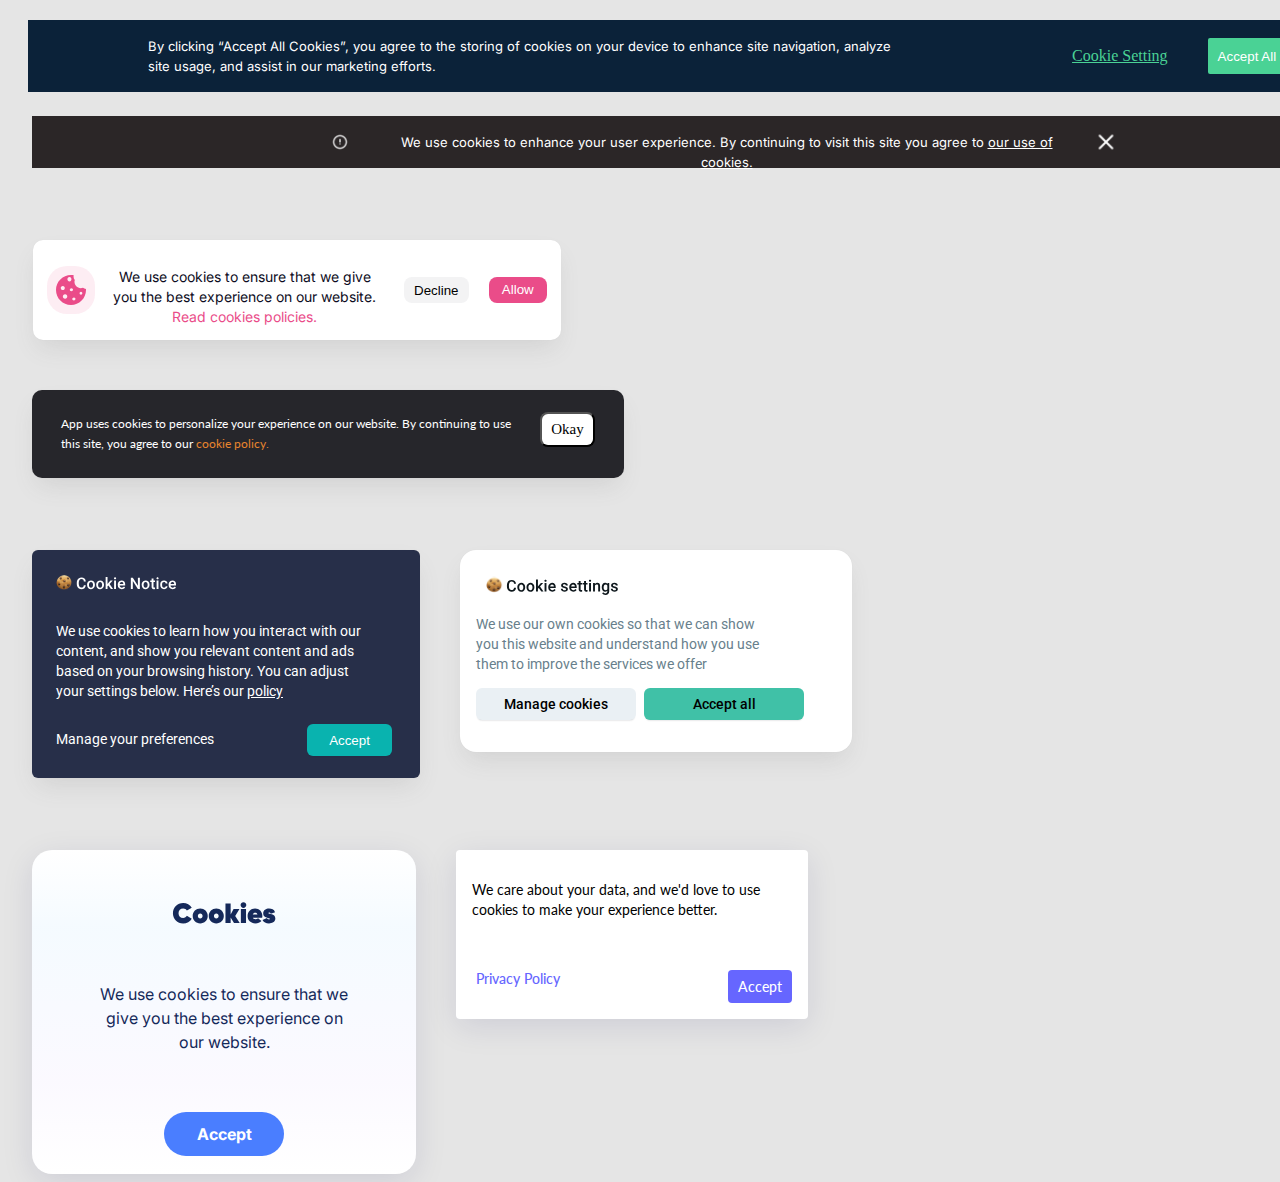
<file: hw3/index.html>
<!DOCTYPE html>
<html lang="en">
  <head>
    <meta charset="UTF-8" />
    <meta http-equiv="X-UA-Compatible" content="IE=edge" />
    <meta name="viewport" content="width=device-width, initial-scale=1.0" />
    <link rel="stylesheet" href="style.css" />
    <title>Banners</title>
  </head>
  <body>
    <div class="content">
      <div class="box1">
        <p class="text1">
          By clicking “Accept All Cookies”, you agree to the storing of cookies
          on your device to enhance site navigation, analyze site usage, and
          assist in our marketing efforts.
        </p>
        <div><a href="" class="ref1">Cookie Setting</a></div>
        <button class="btn1">Accept All Cookies</button>
      </div>

      <div class="box2">
        <img src="./icon/image11.svg" alt="Attention" class="picture1" />
        <p class="text2">
          We use cookies to enhance your user experience. By continuing to visit
          this site you agree to <a href="" class="ref2">our use of cookies.</a>
        </p>
        <img src="./icon/image10.svg" alt="Cancel" class="picture2" />
      </div>

      <div class="box3">
        <div class="cookiebox1">
          <img src="./icon/cookie.svg" alt="Cookie Pink" class="picture3" />
        </div>
        <p class="text3">
          We use cookies to ensure that we give you the best experience on our
          website. <a href="" class="ref3">Read cookies policies. </a>
        </p>
        <button class="btn2">Decline</button>
        <button class="btn3">Allow</button>
      </div>

      <div class="box4">
        <p class="text4">
          App uses cookies to personalize your experience on our website. By
          continuing to use this site, you agree to our
          <a href="" class="ref4">cookie policy.</a>
        </p>
        <button class="btn4">Okay</button>
      </div>

      <div class="box5box6">
        <div class="box5">
          <img
            src="./icon/🍪 Cookie Notice.svg"
            alt="Cookie Notice"
            class="picture4"
          />
          <p class="text5">
            We use cookies to learn how you interact with our content, and show
            you relevant content and ads based on your browsing history. You can
            adjust your settings below. Here’s our
            <a href="" class="ref5">policy</a>
          </p>
          <a href="" class="btn5">Manage your preferences</a>
          <button class="btn6">Accept</button>
        </div>

        <div class="box6">
          <img
            class="picture5"
            src="./icon/🍪 Cookie settings.svg"
            alt="Cookie settings"
          />
          <p class="text6">
            We use our own cookies so that we can show you this website and
            understand how you use them to improve the services we offer
          </p>
          <div class="btn7btn8">
            <button class="btn7">Manage cookies</button>
            <button class="btn8">Accept all</button>
          </div>
        </div>
      </div>
      <div class="box7box8">
        <div class="box7">
          <img class="cookiesbox7" src="./icon/Cookies.big.svg" alt="Cookies" />
          <p class="text7">
            We use cookies to ensure that we give you the best experience on our
            website.
          </p>
          <button class="btn9">
            <p class="textbtn9">Accept</p>
          </button>
        </div>

        <div class="box8">
          <p class="text8">
            We care about your data, and we'd love to use cookies to make your
            experience better.
          </p>
          <div class="btnbox8">
            <a class="ref6" href="">Privacy Policy</a>
            <button class="btn10">
              <p class="textbtn10">Accept</p>
            </button>
          </div>
        </div>
      </div>
    </div>
  </body>
</html>
</file>
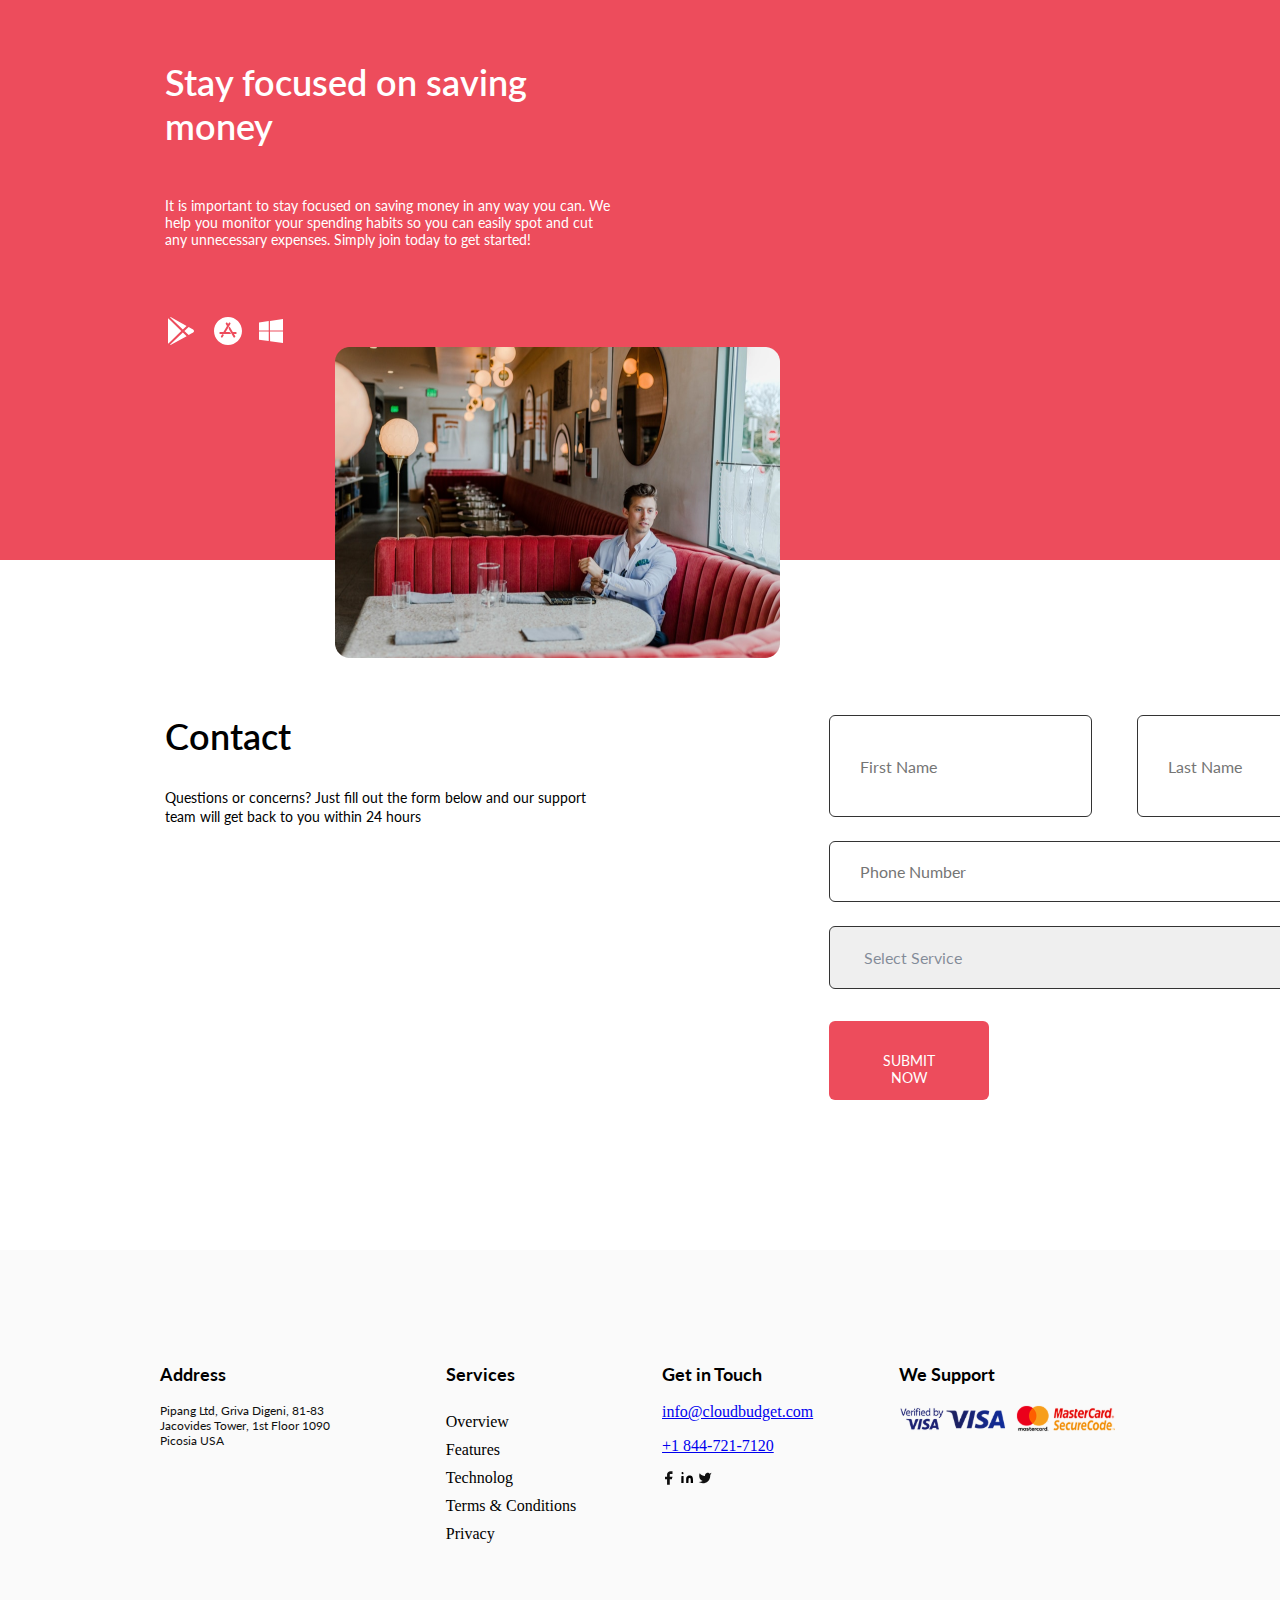
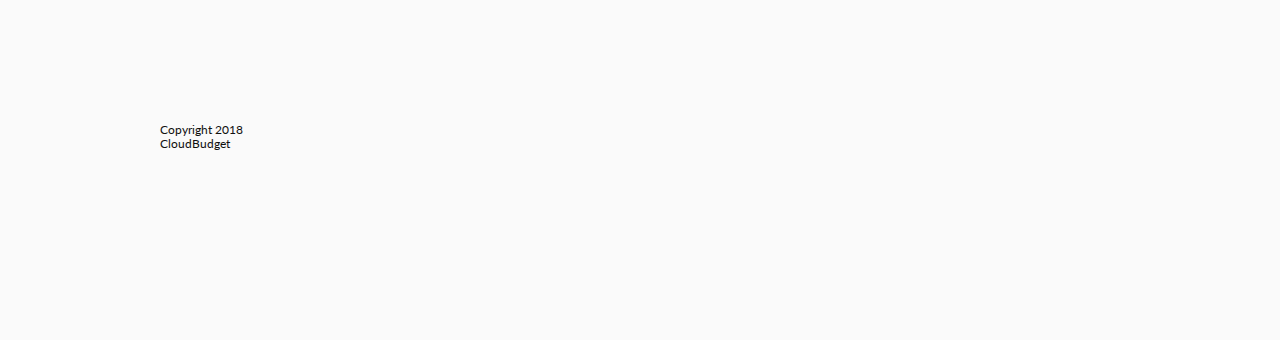
<file: hw4/index.html>
<!DOCTYPE html>
<html lang="en">
  <head>
    <meta charset="UTF-8" />
    <meta http-equiv="X-UA-Compatible" content="IE=edge" />
    <meta name="viewport" content="width=device-width, initial-scale=1.0" />
    <link rel="stylesheet" href="style.css" />
    <title>Document</title>
  </head>
  <body>
    <div class="conteiner">
      <header>
        <div>
          <h2 class="headertext">Stay focused on saving money</h2>
          <p class="header-content">
            It is important to stay focused on saving money in any way you can.
            We help you monitor your spending habits so you can easily spot and
            cut any unnecessary expenses. Simply join today to get started!
          </p>
          <div class="image-icon">
            <img
              src="./icon/logo-playstore.svg"
              alt="play_store"
              class="icon-play-store"
            />
            <img
              src="./icon/logo-applestore.svg"
              alt="apple_store"
              class="icon-apple-store"
            />
            <img
              src="./icon/logo-windows.svg"
              alt="windows_store"
              class="icon-windows-store"
            />
          </div>
        </div>
        <div class="slider-content">
          <img class="slider" src="./image/slider.png" alt="" />
        </div>
      </header>

      <main>
        <div>
          <h2 class="contact">Contact</h2>
          <p class="main-text">
            Questions or concerns? Just fill out the form below and our support
            team will get back to you within 24 hours
          </p>
        </div>

        <form class="contact-form">
          <div class="form-name-lastname">
            <input
              class="form-name"
              type="text"
              name="name"
              id="name"
              placeholder="First Name"
            />
            <input
              class="form-lastname"
              type="text"
              name="lastname"
              id="last-name"
              placeholder="Last Name"
            />
          </div>
          <input
            class="form-number"
            type="tel"
            name="phone-number"
            id="phone"
            placeholder="Phone Number"
          />
          <select
            name="select-service"
            id="select"
            class="choose-form"
            placeholder="Select Service"
          >
            <option value="" class="select-service-text">Select Service</option>
            <option value="" class="select-service-text">Main Service</option>
          </select>
          <span
            ><button type="submit" class="submit-button">
              <p class="submit-text">Submit Now</p>
            </button></span
          >
        </form>
      </main>

      <footer>
        <div class="foot-wrap">
          <div>
            <h3>Address</h3>
            <p class="footer-text">
              Pipang Ltd, Griva Digeni, 81-83 Jacovides Tower, 1st Floor 1090
              Picosia USA
            </p>
          </div>

          <div class="services">
            <h3>Services</h3>
            <li>Overview</li>
            <li>Features</li>
            <li>Technolog</li>
            <li>Terms & Conditions</li>
            <li>Privacy</li>
          </div>

          <div>
            <h3>Get in Touch</h3>
            <p>
              <a href="mailto:info@cloudbudget.com">info@cloudbudget.com</a>
            </p>
            <p><a href="tel:+1 844-721-7120">+1 844-721-7120</a></p>
            <p>
              <a href="http://"
                ><img
                  class="img-logo-icon"
                  src="./icon/facebook.svg"
                  alt="faceook"
              /></a>
              <a href="http://"
                ><img
                  class="img-logo-icon"
                  src="./icon/linkedin.svg"
                  alt="linkedin"
              /></a>
              <a href="http://"
                ><img
                  class="img-logo-icon"
                  src="./icon/twitter.svg"
                  alt="twitter"
              /></a>
            </p>
          </div>

          <div>
            <h3>We Support</h3>
            <p><img src="./image/secure.svg" alt="secure" /></p>
          </div>
        </div>
        <p class="copyright">Copyright 2018 CloudBudget</p>
      </footer>
    </div>
  </body>
</html>
</file>
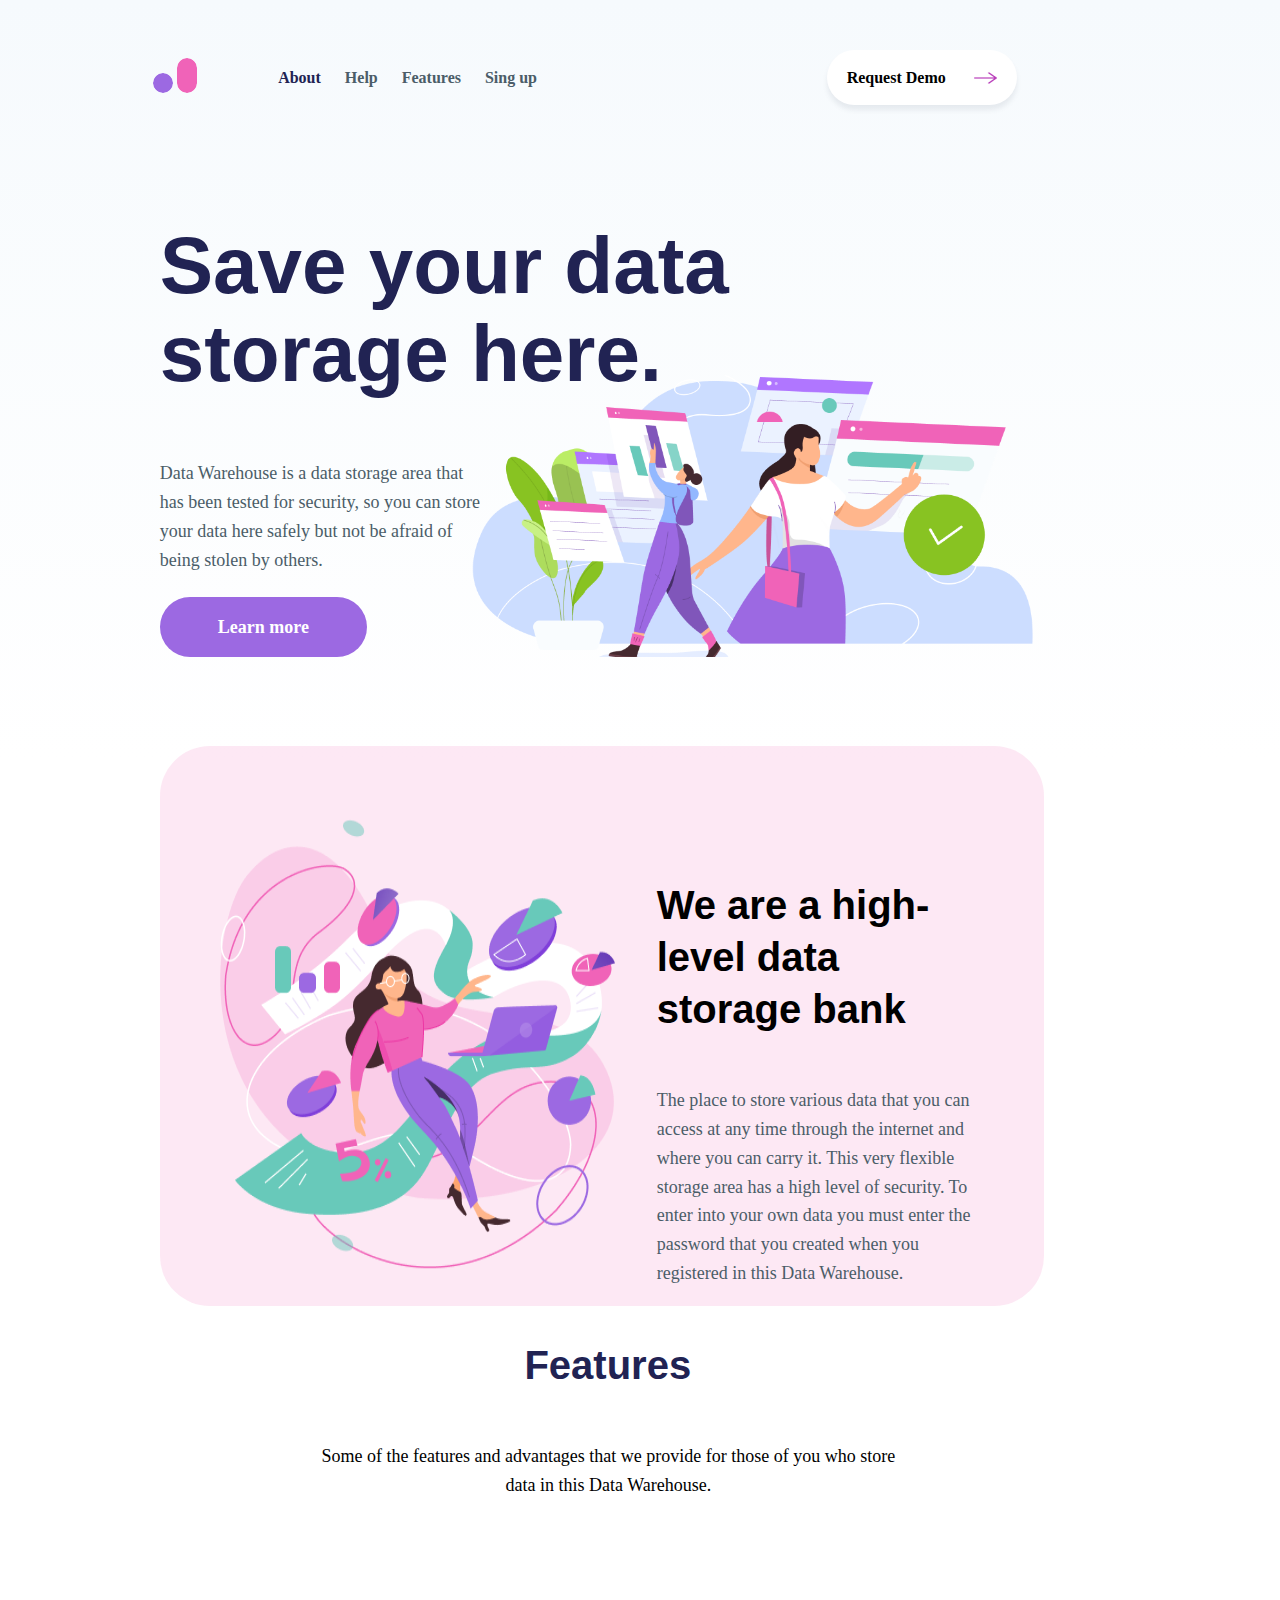
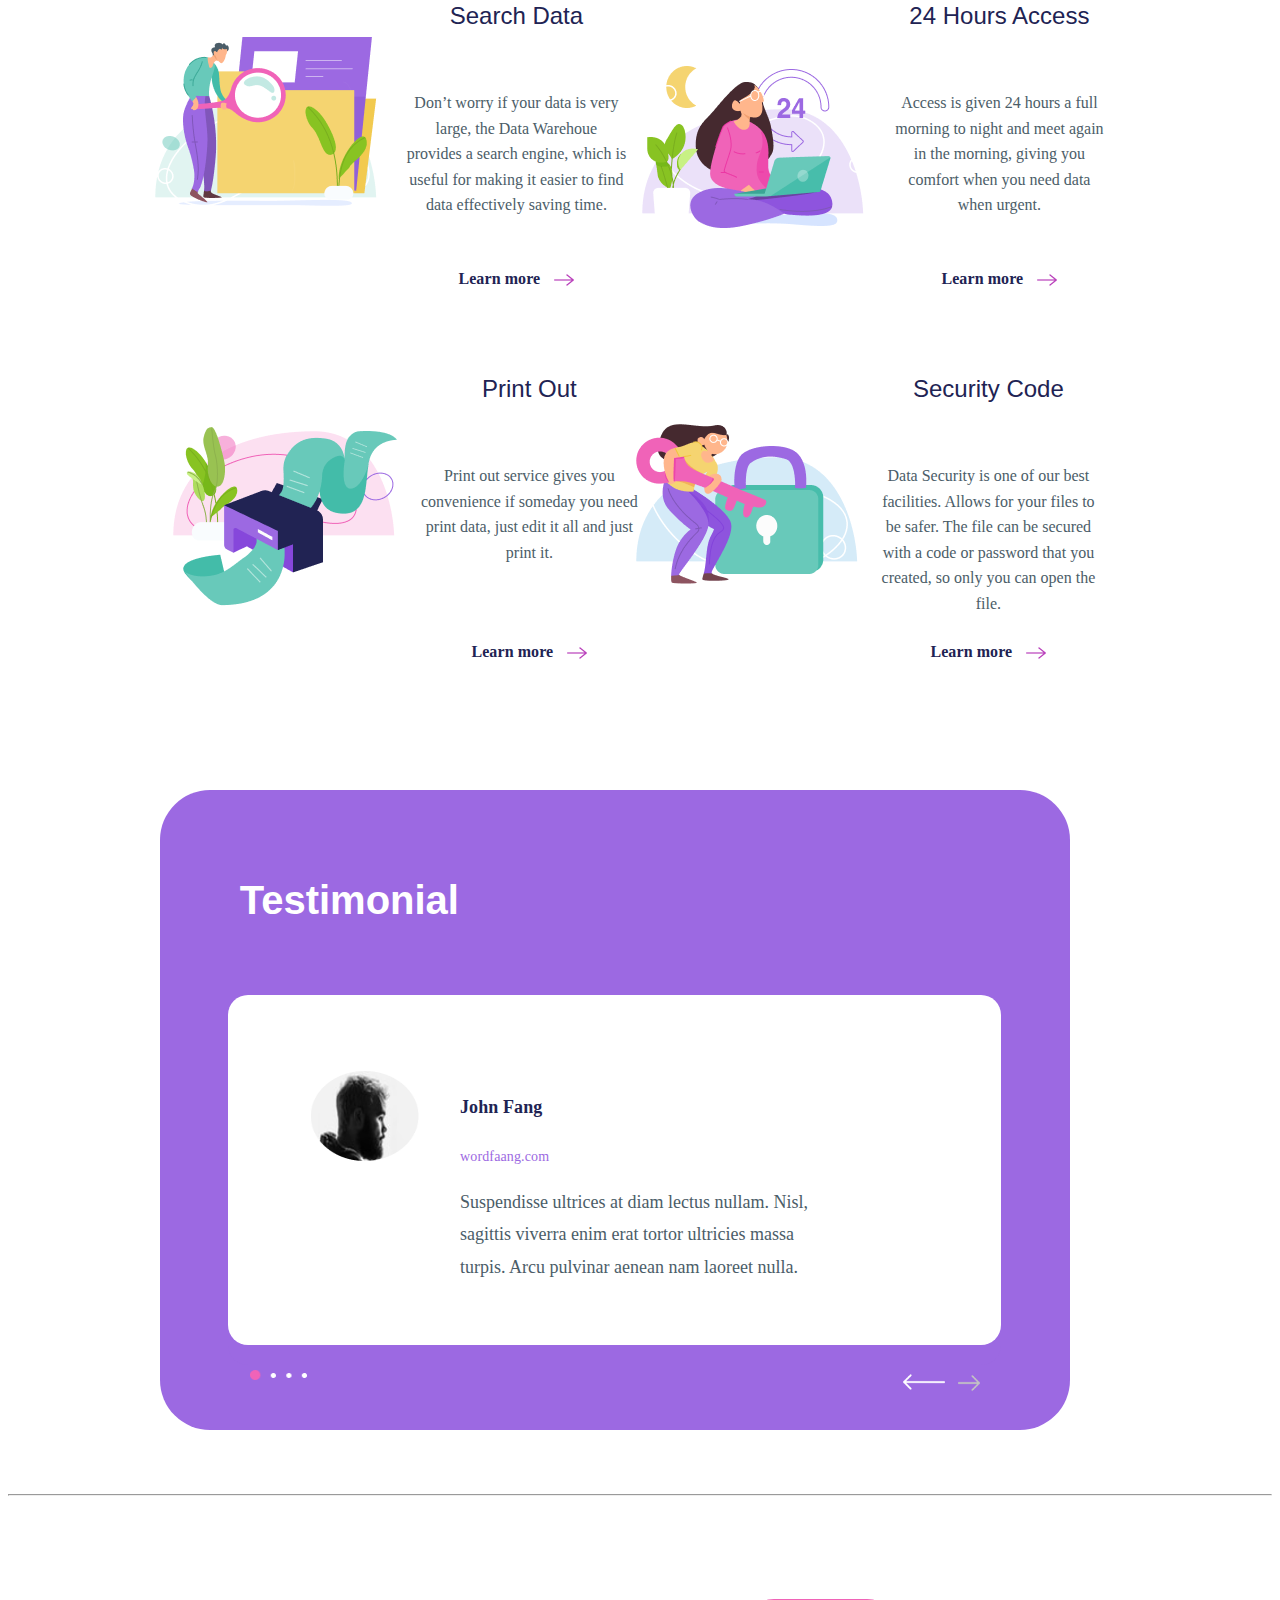
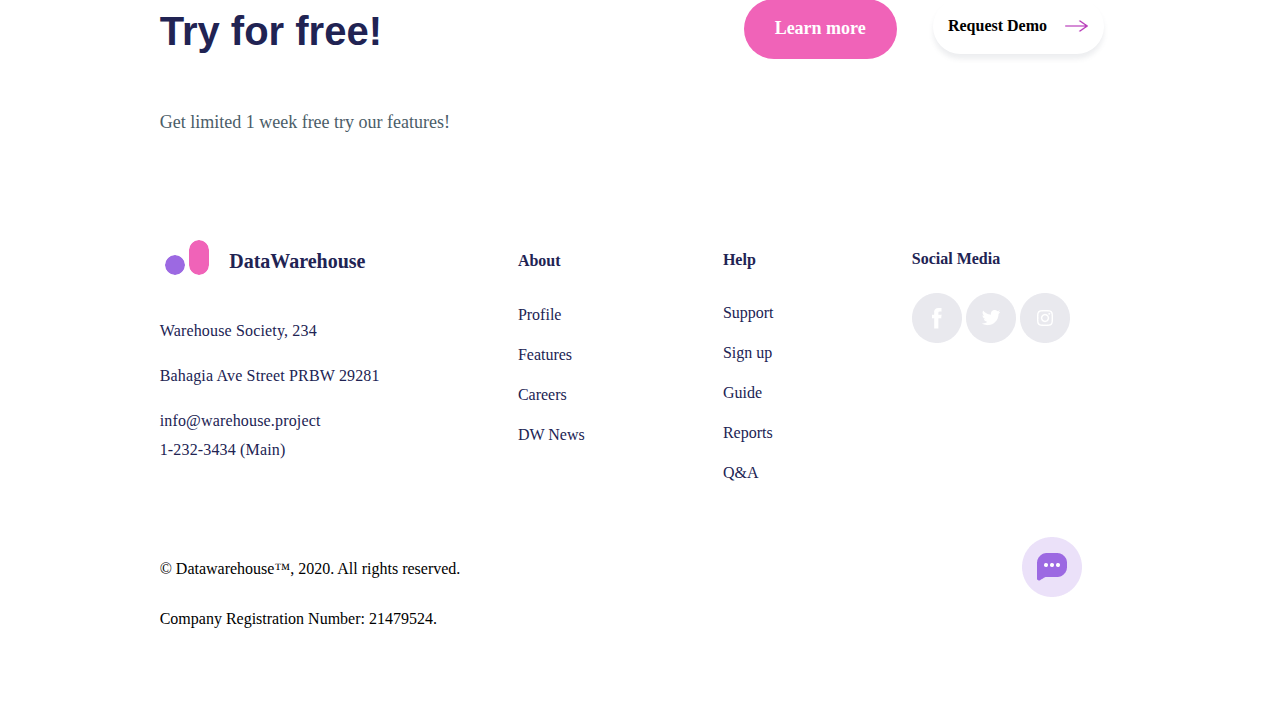
<file: hw6/index.html>
<!DOCTYPE html>
<html lang="en">
  <head>
    <meta charset="UTF-8" />
    <meta http-equiv="X-UA-Compatible" content="IE=edge" />
    <meta name="viewport" content="width=device-width, initial-scale=1.0" />
    <link rel="stylesheet" href="style.css" />
    <title>Document</title>
  </head>
  <body>
    <header>
      <div class="img-header">
        <img src="./image/img-2.png" alt="img_nav" class="img_nav1" />
        <img src="./image/img-1.png" alt="img_nav" class="img_nav2" />
      </div>
      <nav class="nav_div">
        <a class="link_text_nav_about" href="http://">About</a>
        <a class="link_text_nav" href="http://">Help</a>
        <a class="link_text_nav" href="http://">Features</a>
        <a class="link_text_nav" href="http://">Sing up</a>
      </nav>
      <button class="button_nav">
        Request Demo
        <img
          src="./image/strelka_knopka_nav.png"
          alt="nav"
          class="button_next"
        />
      </button>
    </header>

    <article class="box_front">
      <div>
        <h1 class="text_main">Save your data storage here.</h1>
        <p class="text_front">
          Data Warehouse is a data storage area that has been tested for
          security, so you can store your data here safely but not be afraid of
          being stolen by others.
        </p>
        <button class="button_box_front">Learn more</button>
      </div>
    </article>

    <article class="box_front_2">
      <img src="./image/image_front_2.png" alt="" />
      <div class="div_text_2">
        <h2>We are a high-level data storage bank</h2>
        <p class="text_front_2">
          The place to store various data that you can access at any time
          through the internet and where you can carry it. This very flexible
          storage area has a high level of security. To enter into your own data
          you must enter the password that you created when you registered in
          this Data Warehouse.
        </p>
      </div>
    </article>

    <section class="box_front_3">
      <div class="box_3_text">
        <h2 class="text_3_start">Features</h2>
        <p class="text_3_1">
          Some of the features and advantages that we provide for those of you
          who store data in this Data Warehouse.
        </p>
      </div>
      <div class="box_3">
        <img src="./image/image_section3_1.png" alt="" class="img_box_3" />
        <div class="box_3_text">
          <h3 class="h3_names">Search Data</h3>
          <p class="text_3_p">
            Don’t worry if your data is very large, the Data Warehoue provides a
            search engine, which is useful for making it easier to find data
            effectively saving time.
          </p>
          <a href="http://" class="link_box_3">
            Learn more
            <img
              src="./image/strelka_knopka_nav.png"
              alt="nav"
              class="button_box_3"
            />
          </a>
        </div>
      </div>

      <div class="box_3">
        <img src="./image/image_section3_2.png" alt="" class="img_box_3" />
        <div class="box_3_text">
          <h3 class="h3_names">24 Hours Access</h3>
          <p class="text_3_p">
            Access is given 24 hours a full morning to night and meet again in
            the morning, giving you comfort when you need data when urgent.
          </p>
          <a href="http://" class="link_box_3">
            Learn more
            <img
              src="./image/strelka_knopka_nav.png"
              alt="nav"
              class="button_box_3"
            />
          </a>
        </div>
      </div>

      <div class="box_3">
        <img src="./image/image_section3_3.png" alt="" class="img_box_3" />
        <div class="box_3_text">
          <h3 class="h3_names">Print Out</h3>
          <p class="text_3_p">
            Print out service gives you convenience if someday you need print
            data, just edit it all and just print it.
          </p>
          <a href="http://" class="link_box_3">
            Learn more
            <img
              src="./image/strelka_knopka_nav.png"
              alt="nav"
              class="button_box_3"
            />
          </a>
        </div>
      </div>

      <div class="box_3">
        <img src="./image/image_section3_4.png" alt="" class="img_box_3" />
        <div class="box_3_text">
          <h3 class="h3_names">Security Code</h3>
          <p class="text_3_p">
            Data Security is one of our best facilities. Allows for your files
            to be safer. The file can be secured with a code or password that
            you created, so only you can open the file.
          </p>
          <a href="http://" class="link_box_3">
            Learn more
            <img
              src="./image/strelka_knopka_nav.png"
              alt="nav"
              class="button_box_3"
            />
          </a>
        </div>
      </div>
    </section>

    <section class="testimonial">
      <h2 class="testi-h">Testimonial</h2>
      <div class="testi-content">
        <img src="./image/foto.png" alt="foto" class="john_foto" />
        <div class="john_content">
          <h4 class="john">John Fang</h4>
         <a href="http://" class="site_john">wordfaang.com</a>
          <p class="text_testi">
            Suspendisse ultrices at diam lectus nullam. Nisl, sagittis viverra
            enim erat tortor ultricies massa turpis. Arcu pulvinar aenean nam
            laoreet nulla.
          </p>
        </div>
      </div>
      <img src="./image/slide.png" alt="nav" class="button_slider" />
      <img src="./image/strelka_bio.png" alt="nav" class="button_testi_left" />
      <img
        src="./image/strelka_knopka_testi.png"
        alt="nav"
        class="button_testi_right"
      />
    </section>
    <hr />

    <footer>
      <div class="footer_main">
        <div class="footer_div">
          <h2 class="footer_h">Try for free!</h2>
          <p class="footer_text">Get limited 1 week free try our features!</p>
        </div>
        <div class="div_button_footer">
          <button class="footer_button_learn">Learn more</button>
          <button class="footer_button_request">
            Request Demo
            <img
              src="./image/strelka_knopka_nav.png"
              alt="nav"
              class="button_next"
            />
          </button>
        </div>
      </div>

      <div class="contacts">
        <div>
          <div class="datawarehouse">
            <div class="img_group_footer">
              <img src="./image/img-2.png" alt="" class="img_nav1" />
              <img src="./image/img-1.png" alt="" class="img_nav2" />
            </div>
            <h4 class="data_h">DataWarehouse</h4>
          </div>
          <p class="text_datawarehouse">Warehouse Society, 234</p>
          <p class="text_datawarehouse">Bahagia Ave Street PRBW 29281</p>
          <a href="mailto:" class="link_datawarehouse"
            >info@warehouse.project</a
          >
          <a href="tel:+" class="link_datawarehouse"> 1-232-3434 (Main)</a>
        </div>

        <div class="about">
          <h4 class="name_contacts">About</h4>
          <a href="http://" class="link_format">Profile</a></li>
          <a href="http://" class="link_format">Features</a></li>
          <a href="http://" class="link_format">Careers</a></li>
          <a href="http://" class="link_format">DW News</a></li>
        </div>

        <div class="help">
          <h4 class="name_contacts">Help</h4>
          <a href="http://" class="link_format">Support</a>
          <a href="http://" class="link_format">Sign up</a>
          <a href="http://" class="link_format">Guide</a>
          <a href="http://" class="link_format">Reports</a>
          <a href="http://" class="link_format">Q&A</a>
        </div>

        <div class="social">
          <h4 class="name_contacts">Social Media</h4>
          <a href="http://"><img src="./icon/f.png" alt="" class="img_social" /></a>
          <a href="http://"><img src="./icon/icon_twitter.png" alt="" class="img_social" /></a>
          <a href="http://"><img src="./icon/icon_insta.png" alt="" class="img_social" /></a>
        </div>
      </div>

      <div class="end">
        <div class="rights">
          <p>© Datawarehouse™, 2020. All rights reserved.</p>
          <p> Company Registration
          Number: 21479524.</p>
        </div>
        <a href="http://" class="sms"><img src="./icon/icon_sms.png" alt=""/></a> 
      </div>
    </footer>
  </body>
</html>
</file>
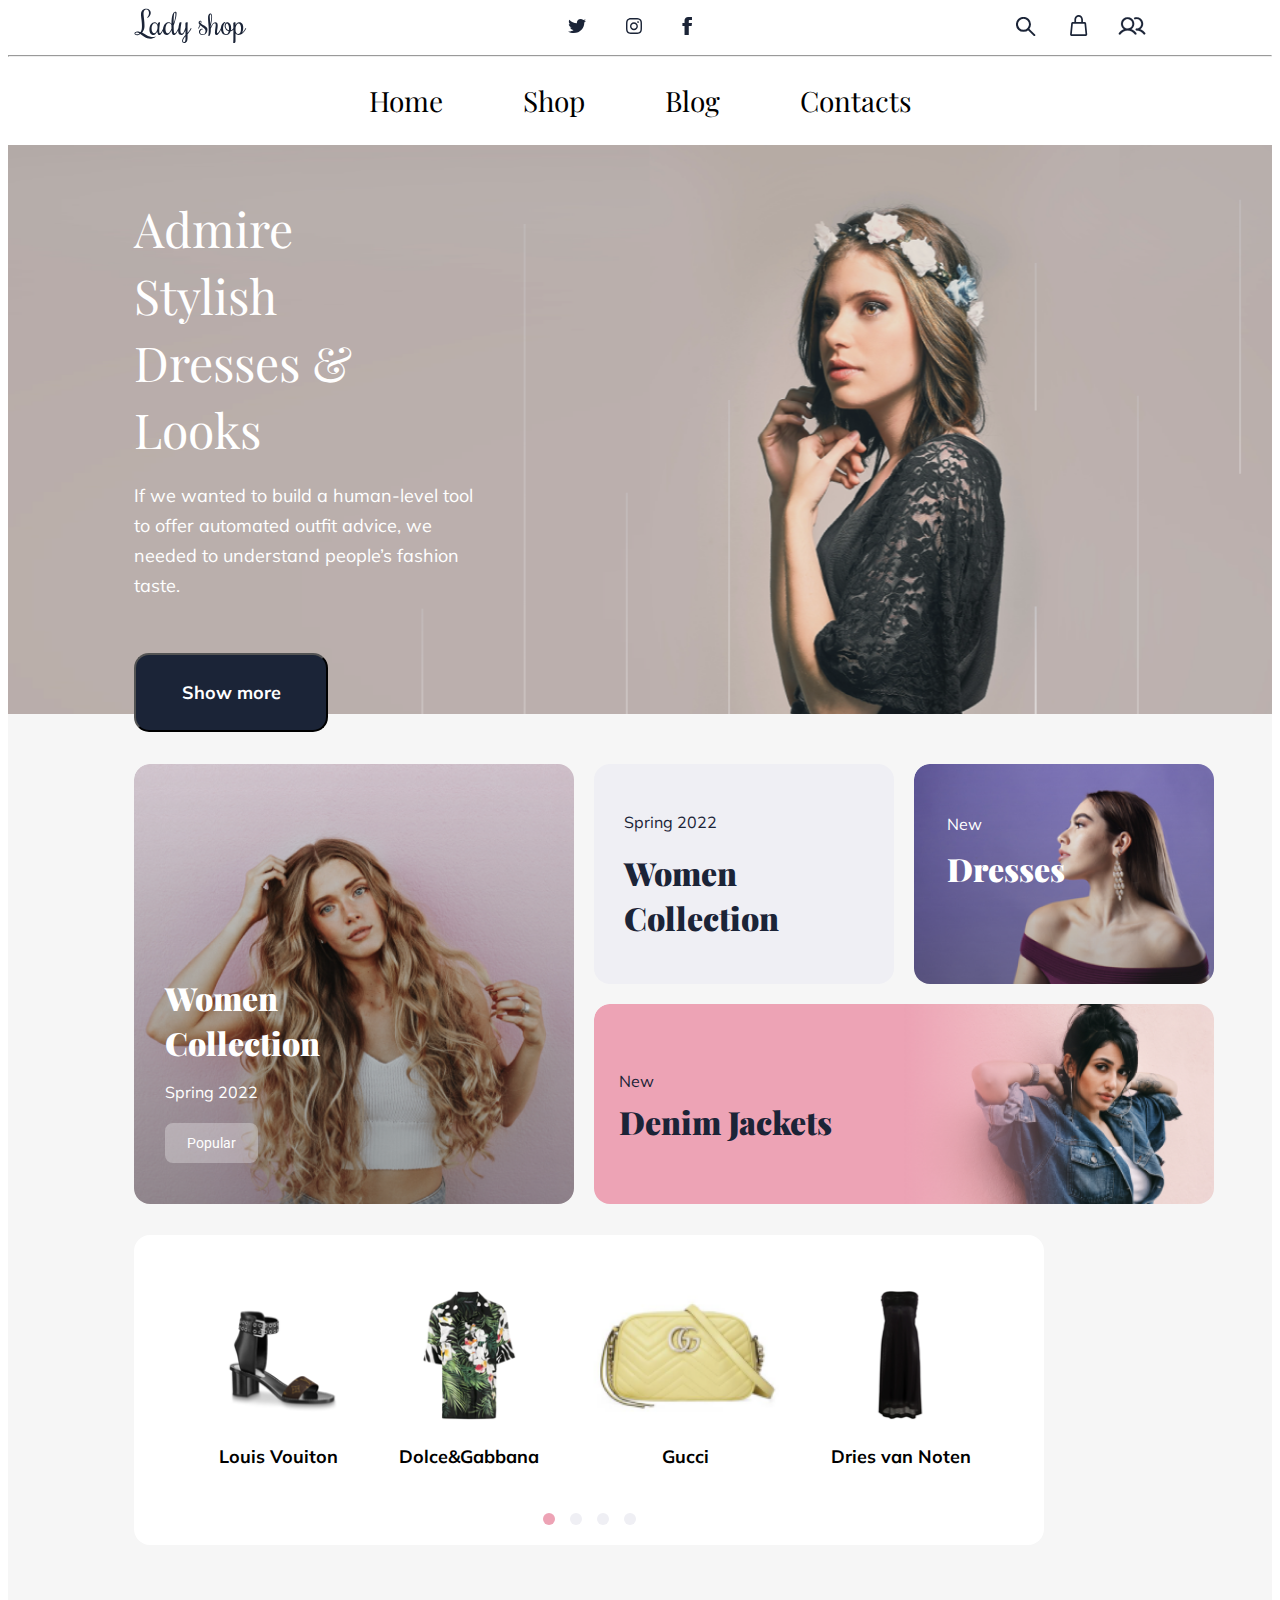
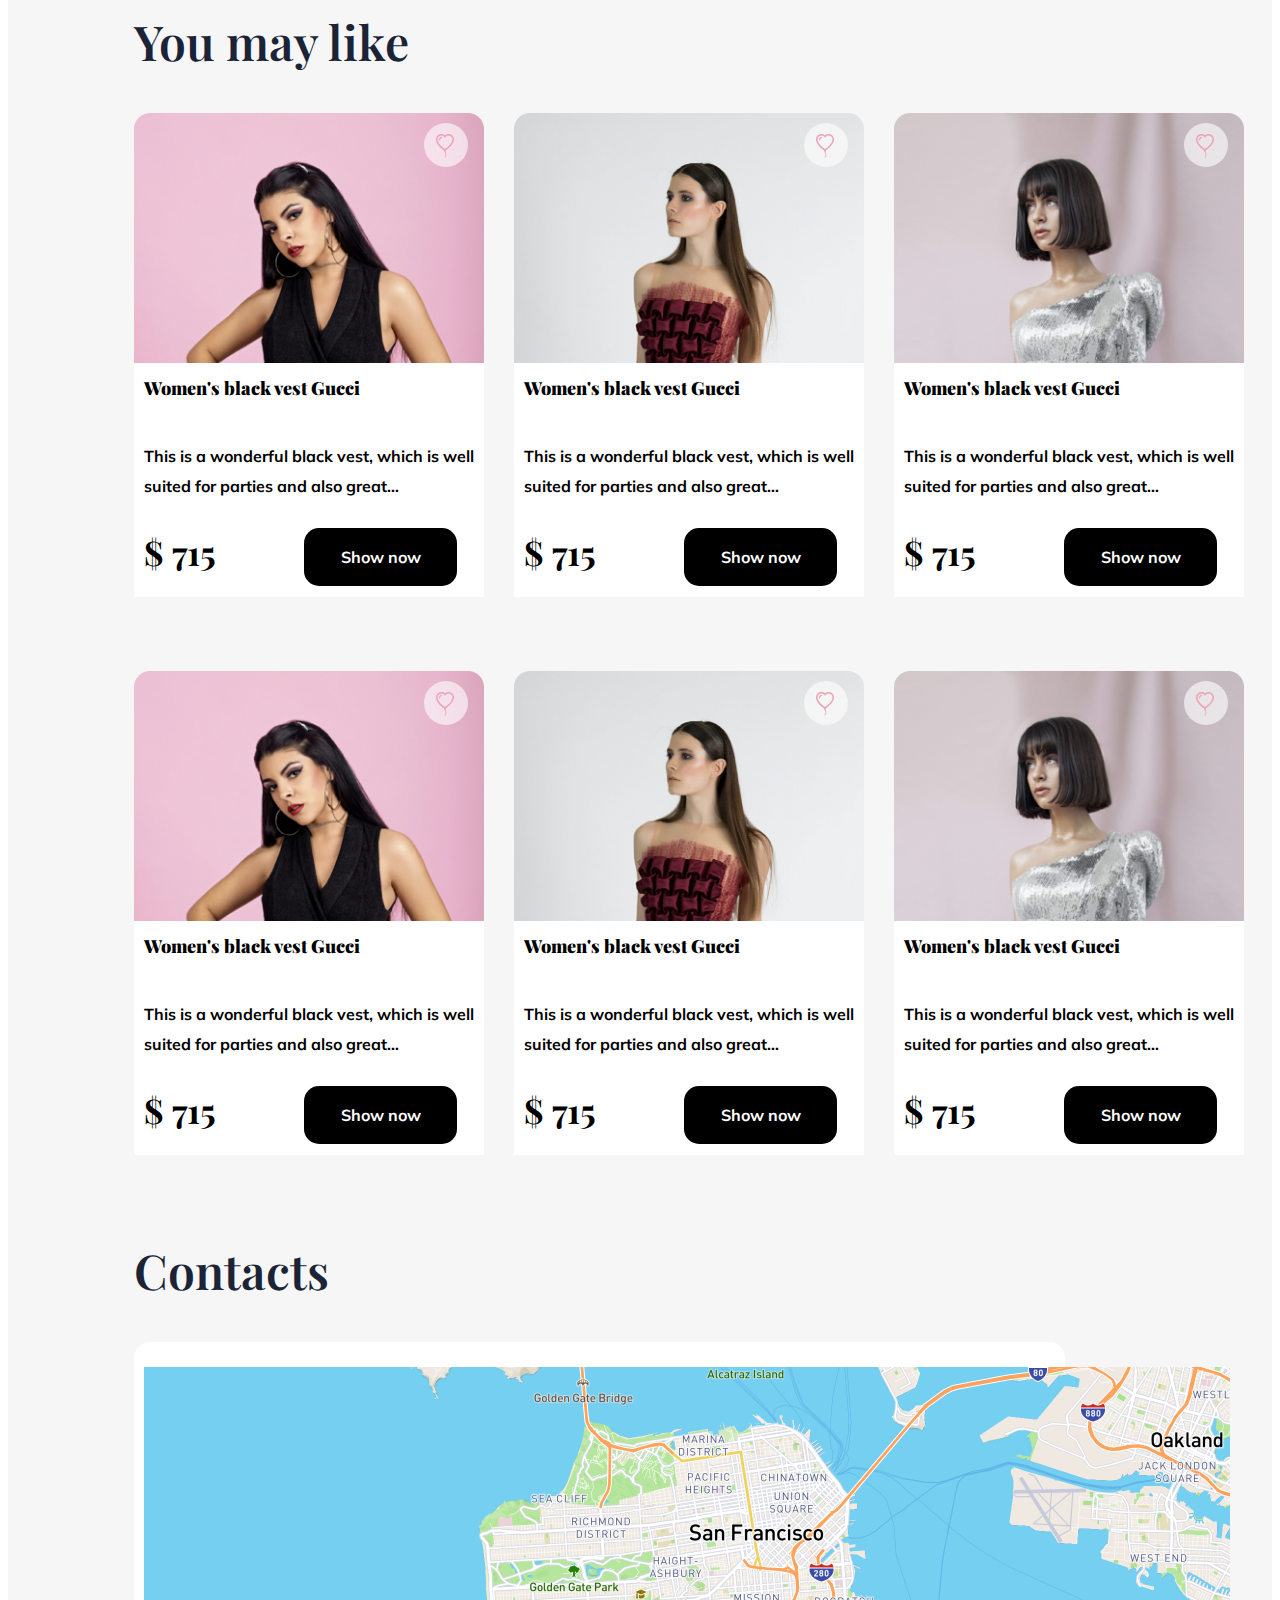
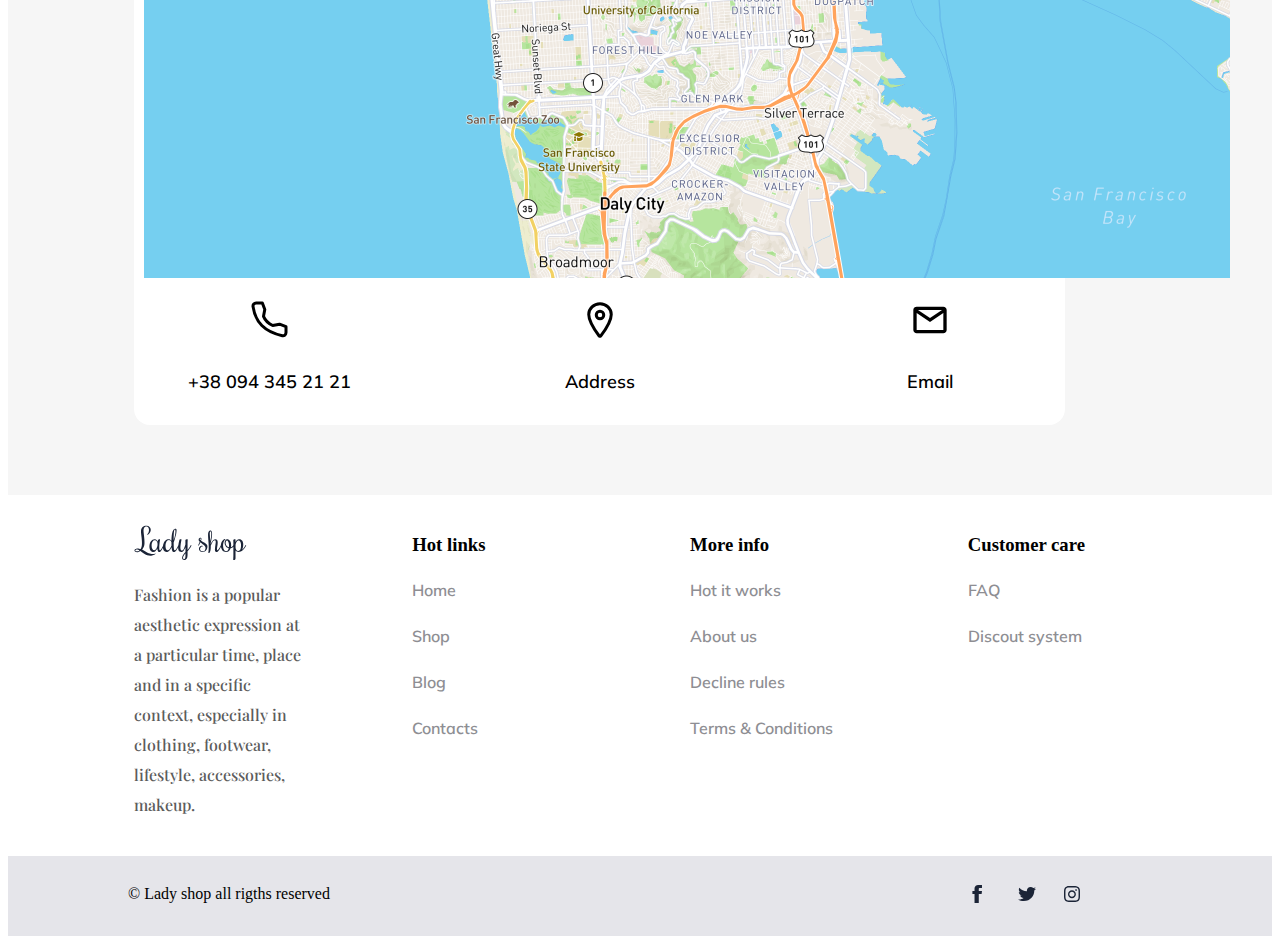
<file: hw7/index.html>
<!DOCTYPE html>
<html lang="en">
  <head>
    <meta charset="UTF-8" />
    <meta http-equiv="X-UA-Compatible" content="IE=edge" />
    <meta name="viewport" content="width=device-width, initial-scale=1.0" />
    <link rel="stylesheet" href="style.css" />
    <title>Lady Shop</title>
  </head>
  <body>
    <header>
      <a href="http://" target="_blank">
        <img
          src="./image/Lady_shop.svg"
          alt="Lady_shop"
          class="icon_nav_header"
        />
      </a>
      <div class="icon_header">
        <a href="http://" target="_blank">
          <img
            src="./icon/twitter_icn.svg"
            alt="icon_twitter"
            class="icon_nav_header"
          />
        </a>
        <a href="http://" target="_blank">
          <img
            src="./icon/instagram_icn.svg"
            alt="icon_inst"
            class="icon_nav_header"
          />
        </a>
        <a href="http://" target="_blank">
          <img
            src="./icon/facebook_icn.svg"
            alt="icon_face"
            class="icon_nav_header"
          />
        </a>
      </div>

      <div class="icon2_header">
        <a href="http://" target="_blank">
          <img src="./icon/search.svg" alt="search" class="icon_nav_header" />
        </a>
        <a href="http://" target="_blank">
          <img
            src="./icon/cart_buy.svg"
            alt="cart_buy"
            class="icon_nav_header"
          />
        </a>
        <a href="http://" target="_blank">
          <img src="./icon/cabinet.svg" alt="cabinet" class="icon_nav_header" />
        </a>
      </div>
    </header>
    <hr />

    <nav class="nav_header">
      <a href="http://" target="_blank" class="link_header">Home</a>
      <a href="http://" target="_blank" class="link_header">Shop</a>
      <a href="http://" target="_blank" class="link_header">Blog</a>
      <a href="http://" target="_blank" class="link_header">Contacts</a>
    </nav>

    <main>
      <article class="main_head">
        <div class="div_text_main">
          <h2 class="main_h2">Admire Stylish Dresses & Looks</h2>
          <p class="main_text">
            If we wanted to build a human-level tool to offer automated outfit
            advice, we needed to understand people’s fashion taste.
          </p>
          <a href="http://" target="_blank">
            <button class="button_main_image">Show more</button>
          </a>
        </div>
      </article>

      <section class="main_content">
        <div class="item_div">
          <div class="item1">
            <div class="div_text_1">
              <p class="text_item1">
                Women <br />
                Collection
              </p>
              <p class="text_item1_2">Spring 2022</p>
              <a href="http://" target="_blank">
                <button class="button_item1">Popular</button>
              </a>
            </div>
          </div>

          <div class="item2">
            <div class="div_text_2">
              <p class="text_item2">Spring 2022</p>
              <p class="text_item2_1">
                Women <br />
                Collection
              </p>
            </div>
          </div>

          <div class="item3">
            <div class="div_text_3">
              <p class="text_item3">New</p>
              <p class="text_item3_1">Dresses</p>
            </div>
          </div>

          <div class="item4">
            <div class="div_text_4">
              <p class="text_item4">New</p>
              <p class="text_item4_1">Denim Jackets</p>
            </div>
          </div>
        </div>
        <div class="slider_conteiner">
          <div class="slider">
            <div class="slider_item_1">
              <a href="http://">
                <img src="./image/LV.png" alt="louis" class="img1" />
              </a>
              <p class="text_item_common">Louis Vouiton</p>
            </div>

            <div class="slider_item_2">
              <a href="http://">
                <img src="./image/DG.png" alt="dolcegabbana" class="img2" />
              </a>
              <p class="text_item_common">Dolce&Gabbana</p>
            </div>

            <div class="slider_item_3">
              <a href="http://">
                <img src="./image/Gucci.png" alt="gucci" class="img3" />
              </a>
              <p class="text_item_common">Gucci</p>
            </div>

            <div class="slider_item_4">
              <a href="http://">
                <img src="./image/dries.png" alt="dries_dress" class="img4" />
              </a>
              <p class="text_item_common">Dries van Noten</p>
            </div>
            <div class="dots">
              <img
                src="./image/ellipse_1.svg"
                alt="slider dot 1"
                class="slider_dots_1 active"
              />
              <img
                src="./image/ellipse_2.svg"
                alt="slider dot 2"
                class="slider_dots_2"
              />
              <img
                src="./image/ellipse_2.svg"
                alt="slider dot 3"
                class="slider_dots_3"
              />
              <img
                src="./image/ellipse_2.svg"
                alt="slider dot 4"
                class="slider_dots_4"
              />
            </div>
          </div>
        </div>
      </section>

      <section class="buy_now">
        <h2 class="buy_now_h2">You may like</h2>
        <div class="buy_now_item">
          <div class="back_and_text_item">
            <img src="./icon/like.svg" alt="like" class="icon_like" />
            <img src="./icon/like_like.svg" alt="like" class="icon_like_like" />
            <img src="./image/item_1.png" alt="item1" />
            <p class="name_item">Women's black vest Gucci</p>
            <p class="text_item_buy">
              This is a wonderful black vest, which is well suited for parties
              and also great…
            </p>
            <div class="price_and_button">
              <p class="price">$ 715</p>
              <button>Show now</button>
            </div>
          </div>

          <div class="back_and_text_item">
            <img src="./icon/like.svg" alt="like" class="icon_like" />
            <img src="./icon/like_like.svg" alt="like" class="icon_like_like" />
            <img src="./image/item_2.png" alt="item1" />
            <p class="name_item">Women's black vest Gucci</p>
            <p class="text_item_buy">
              This is a wonderful black vest, which is well suited for parties
              and also great…
            </p>

            <div class="price_and_button">
              <p class="price">$ 715</p>
              <button>Show now</button>
            </div>
          </div>

          <div class="back_and_text_item">
            <img src="./icon/like.svg" alt="like" class="icon_like" />
            <img src="./icon/like_like.svg" alt="like" class="icon_like_like" />
            <img src="./image/item_3.png" alt="item1" />
            <p class="name_item">Women's black vest Gucci</p>
            <p class="text_item_buy">
              This is a wonderful black vest, which is well suited for parties
              and also great…
            </p>
            <div class="price_and_button">
              <p class="price">$ 715</p>
              <button>Show now</button>
            </div>
          </div>

          <div class="back_and_text_item">
            <img src="./icon/like.svg" alt="like" class="icon_like" />
            <img src="./icon/like_like.svg" alt="like" class="icon_like_like" />
            <img src="./image/item_1.png" alt="item1" />
            <p class="name_item">Women's black vest Gucci</p>
            <p class="text_item_buy">
              This is a wonderful black vest, which is well suited for parties
              and also great…
            </p>
            <div class="price_and_button">
              <p class="price">$ 715</p>
              <button>Show now</button>
            </div>
          </div>

          <div class="back_and_text_item">
            <img src="./icon/like.svg" alt="like" class="icon_like" />
            <img src="./icon/like_like.svg" alt="like" class="icon_like_like" />
            <img src="./image/item_2.png" alt="item1" />
            <p class="name_item">Women's black vest Gucci</p>
            <p class="text_item_buy">
              This is a wonderful black vest, which is well suited for parties
              and also great…
            </p>
            <div class="price_and_button">
              <p class="price">$ 715</p>
              <button>Show now</button>
            </div>
          </div>

          <div class="back_and_text_item">
            <img src="./icon/like.svg" alt="like" class="icon_like" />
            <img src="./icon/like_like.svg" alt="like" class="icon_like_like" />
            <img src="./image/item_3.png" alt="item1" />
            <p class="name_item">Women's black vest Gucci</p>
            <p class="text_item_buy">
              This is a wonderful black vest, which is well suited for parties
              and also great…
            </p>
            <div class="price_and_button">
              <p class="price">$ 715</p>
              <button>Show now</button>
            </div>
          </div>
        </div>
      </section>

      <section class="contacts">
        <h2 class="name_section">Contacts</h2>
        <div class="map_and_contacts">
          <img src="./image/map.png" alt="map" class="map" />
          <div class="grid_contacts">
            <div class="telephone">
              <a href="http://" target="_blank">
                <img src="./icon/phone.svg" alt="phone" />
              </a>
              <p>+38 094 345 21 21</p>
            </div>

            <div class="address">
              <a href="http://" target="_blank">
                <img src="./icon/location.svg" alt="search" />
              </a>
              <p>Address</p>
            </div>

            <div class="mail_contacts">
              <a href="http://" target="_blank">
                <img src="./icon/mail.svg" alt="sms" />
              </a>
              <p>Email</p>
            </div>
          </div>
        </div>
      </section>
    </main>

    <footer>
      <div class="footer_div_grid">
        <div class="footer_name_lady">
          <a href="http://">
            <img src="./image/Lady_shop.svg" alt="" />
          </a>
          <p class="text_footer_undername">
            Fashion is a popular aesthetic expression at a particular time,
            place and in a specific context, especially in clothing, footwear,
            lifestyle, accessories, makeup.
          </p>
        </div>

        <div>
          <h3>Hot links</h3>
          <p class="footer_link"><a href="http://" target="_blank">Home</a></p>
          <p class="footer_link"><a href="http://" target="_blank">Shop</a></p>
          <p class="footer_link"><a href="http://" target="_blank">Blog</a></p>
          <p class="footer_link">
            <a href="http://" target="_blank">Contacts</a>
          </p>
        </div>

        <div>
          <h3>More info</h3>
          <p class="footer_link">
            <a href="http://" target="_blank">Hot it works</a>
          </p>
          <p class="footer_link">
            <a href="http://" target="_blank">About us</a>
          </p>
          <p class="footer_link">
            <a href="http://" target="_blank">Decline rules</a>
          </p>
          <p class="footer_link">
            <a href="http://" target="_blank">Terms & Conditions</a>
          </p>
        </div>

        <div>
          <h3>Customer care</h3>
          <p class="footer_link"><a href="http://" target="_blank">FAQ</a></p>
          <p class="footer_link">
            <a href="http://" target="_blank">Discout system</a>
          </p>
        </div>
      </div>

      <div class="under_footer">
        <p class="under_footer_text">© Lady shop all rigths reserved</p>
        <div class="icon_under_footer">
          <a href="http://" target="_blank">
            <img src="./icon/facebook_icn.svg" alt="facebook" />
          </a>
          <a href="http://" target="_blank">
            <img src="./icon/twitter_icn.svg" alt="twitter" />
          </a>
          <a href="http://" target="_blank">
            <img src="./icon/instagram_icn.svg" alt="instagram" />
          </a>
        </div>
      </div>
    </footer>
  </body>
</html>
</file>
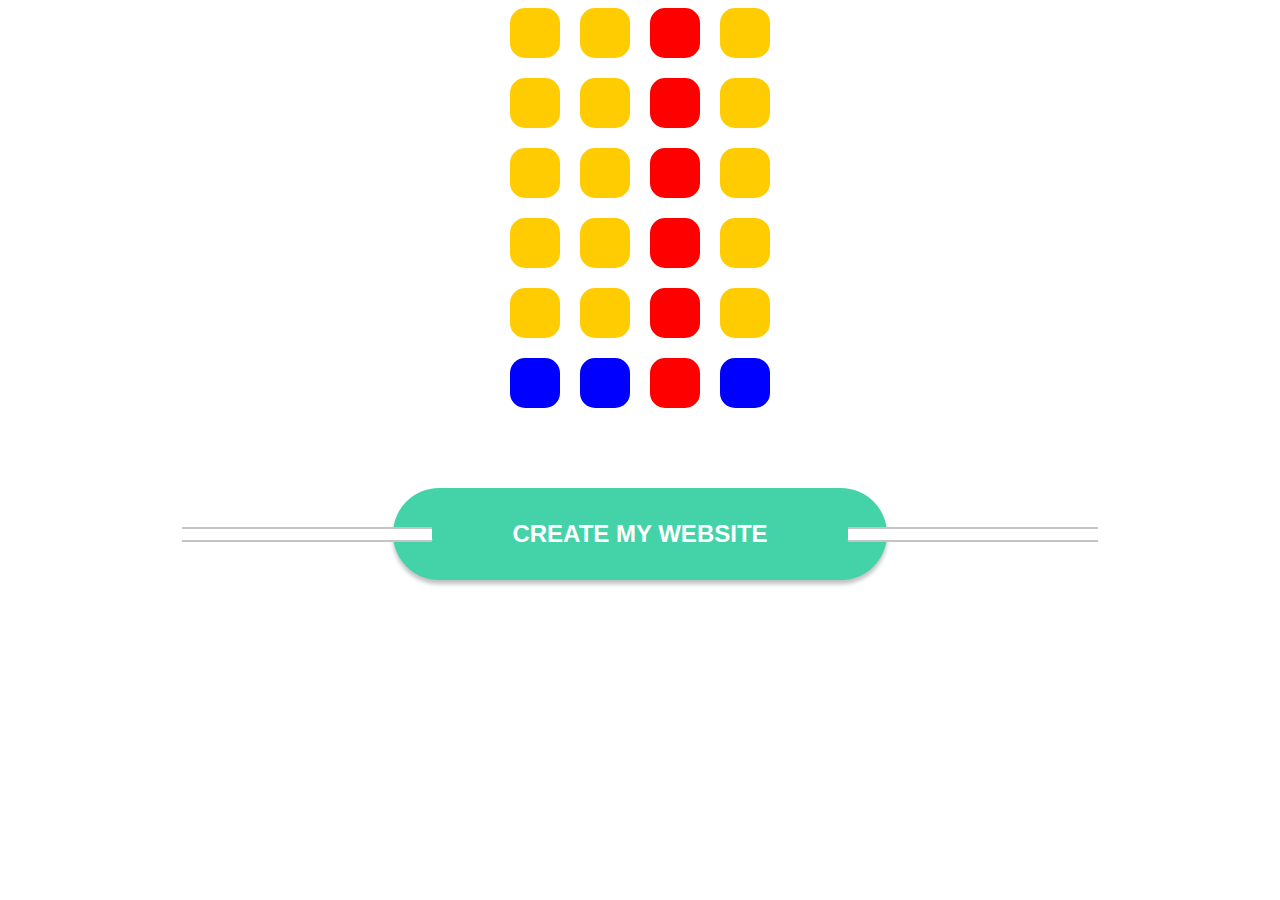
<file: hw8/index.html>
<!DOCTYPE html>
<html lang="en">
  <head>
    <meta charset="UTF-8" />
    <meta http-equiv="X-UA-Compatible" content="IE=edge" />
    <meta name="viewport" content="width=device-width, initial-scale=1.0" />
    <title>Document</title>
    <link rel="stylesheet" href="style.css" />
  </head>
  <body>
    <div class="container">
      <div class="block"></div>
      <div class="block"></div>
      <div class="block"></div>
      <div class="block"></div>
      <div class="block"></div>
      <div class="block"></div>
      <div class="block"></div>
      <div class="block"></div>
      <div class="block"></div>
      <div class="block"></div>
      <div class="block"></div>
      <div class="block"></div>
      <div class="block"></div>
      <div class="block"></div>
      <div class="block"></div>
      <div class="block"></div>
      <div class="block"></div>
      <div class="block"></div>
      <div class="block"></div>
      <div class="block"></div>
      <div class="block"></div>
      <div class="block"></div>
      <div class="block"></div>
      <div class="block"></div>
    </div>
    <div class="container_button">
      <div class="button">
        <button class="button_create">CREATE MY WEBSITE</button>
      </div>
    </div>
  </body>
</html>
</file>
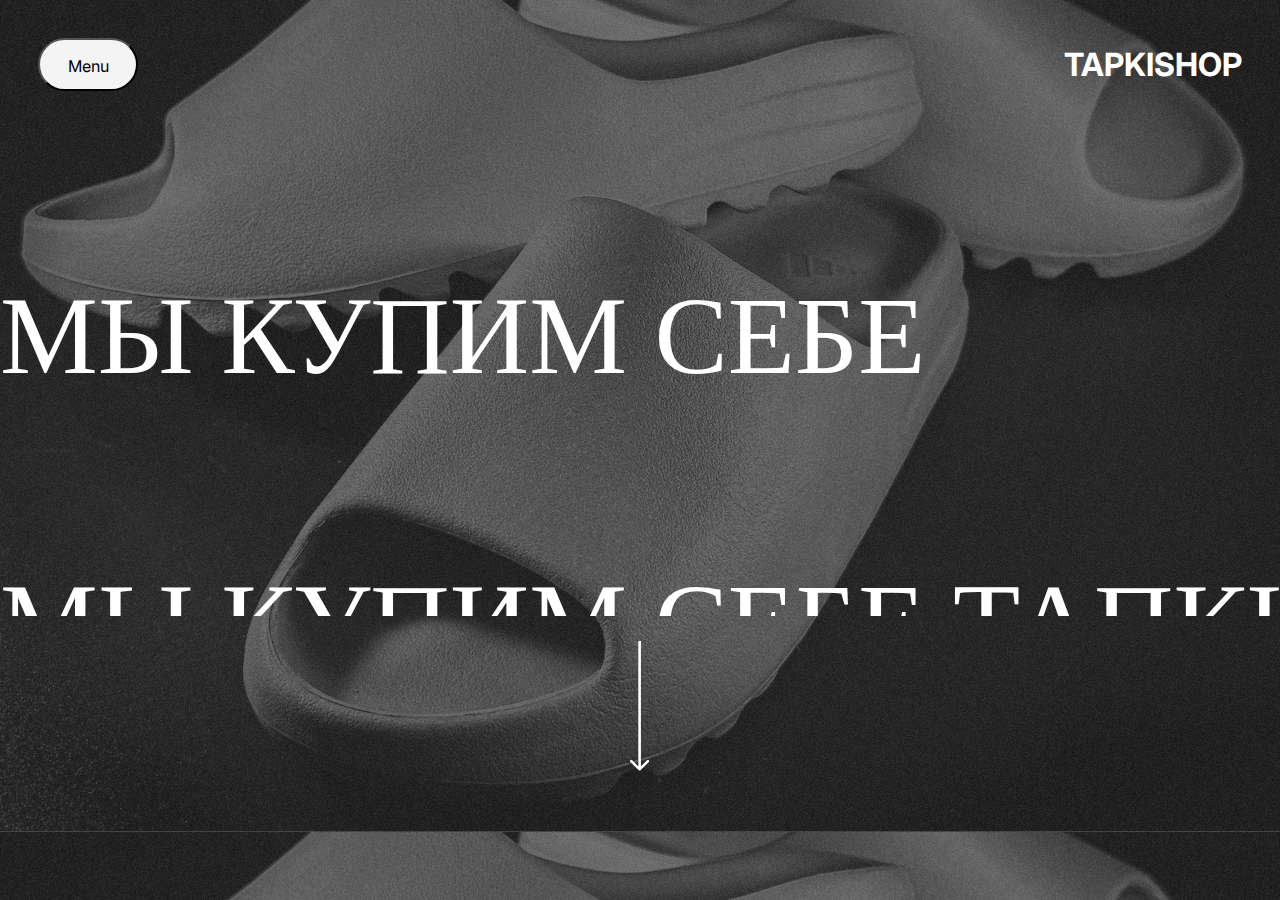
<file: tapki/index.html>
<!DOCTYPE html>
<html lang="en">
  <head>
    <meta charset="UTF-8" />
    <meta http-equiv="X-UA-Compatible" content="IE=edge" />
    <meta name="viewport" content="width=device-width, initial-scale=1.0" />
    <link rel="stylesheet" href="style.css" />
    <title>Document</title>
  </head>
  <body>
    <header>
      <div>
        <button class="btn_menu"><p class="btn_menu_text">Menu</p></button>
      </div>
      <div>
        <p class="header_name_text">TAPKISHOP</p>
      </div>
    </header>
    <main>
      <div class="moving-text-container">
        <div class="moving-text">
          <p class="move_text_name">МЫ КУПИМ СЕБЕ ТАПКИ</p>
        </div>
      </div>
      <div class="moving-text-container_2">
        <div class="moving-text_2">
          <p class="move_text_name">МЫ КУПИМ СЕБЕ ТАПКИ</p>
        </div>
      </div>
    </main>
    <section class="arrow_bot">
      <img src="./img/arrow_bottom.svg" alt="" class="arrow_bot_bot" />
    </section>
  </body>
</html>
</file>
<file: hm5/style.css>
@import url("https://fonts.googleapis.com/css2?family=Lato&family=Roboto&display=swap");

body {
  font-family: "Roboto", sans-serif;
  background-color: rgb(70, 70, 70);
  flex-direction: column;
  margin: 0;
  padding: 0%;
  color: white;
  text-align: center;
}

.img-strelka {
  width: 12px;
  height: 12px;
}

.tochki {
  width: 12px;
  height: 12px;
  background-color: rgb(255, 255, 255);
  border-radius: 3px;
  border-bottom: 2px;
}

.img-folder {
  width: 17px;
  height: 17px;
}

.search-input {
  border-radius: 10px;
  background-color: rgba(255, 255, 255, 0.458);
  padding-left: 25px;
  width: 120px;
  height: 40px;
  box-sizing: border-box;
  float: right;
}

input::placeholder {
  padding-left: 10px;
}

.search {
  width: 17px;
  height: 17px;
  position: absolute;
  margin-left: 126px;
  margin-top: 11px;
}

.time-after {
  text-align: center;
  padding-left: 60px;
  color: grey;
}
.time-after-2 {
  text-align: center;
  padding-right: 170px;
  color: grey;
}
.time-after-3 {
  text-align: center;
  padding-right: 150px;
  color: grey;
}

.color-date {
  color: white;
}

.dot {
  text-align: center;
}
.dot1 {
  text-align: right;
  padding-right: 62px;
}

p {
  display: inline-block;
  flex-direction: column;
}

table {
  width: 800px;
  border-collapse: collapse;
  margin-left: 70px;
  margin-top: 60px;
  border: 1px solid rgb(255, 255, 255);
  justify-content: center;
}

th {
  border-bottom: 1px solid rgb(255, 255, 255);
  padding: 20px;
  text-align: left;
}
td {
  border-bottom: 1px solid rgb(255, 255, 255);
  padding: 20px;
  text-align: left;
}

tr {
  border-bottom: 1px solid rgb(255, 255, 255);
  padding: 20px;
  text-align: left;
}

table tr:last-child td {
  border-bottom: none;
}
</file>
<file: homework9/style.css>
@import url("https://fonts.googleapis.com/css2?family=Lato:ital,wght@0,400;1,700&display=swap");

/* HEAD */

header {
  display: flex;
  justify-content: flex-start;
  align-items: flex-start;
  flex-direction: column;
  background-image: url(./image/Frame.png);
  background-repeat: no-repeat;
  background-position-x: 100%;
  background-size: 63%;
  background-color: #f4f6f9;
  height: 600px;
}

.img_logo_first {
  padding-left: 10%;
  padding-top: 4%;
}

.content_header {
  padding-left: 10%;
  padding-top: 4%;
  display: flex;
  justify-content: center;
  flex-direction: column;
}

.content_h2 {
  width: 50%;
  font-family: "Lato";
  font-style: normal;
  font-weight: 700;
  font-size: 36px;
  line-height: 48px;
  display: flex;
  align-items: flex-end;
  letter-spacing: 0.03em;
  color: #333333;
}

.content_text {
  width: 42%;
  font-family: "Lato";
  font-style: normal;
  font-weight: 400;
  font-size: 18px;
  line-height: 26px;
  color: #4f4f4f;
}

.box_store > img {
  width: 100%;
}

.box_store {
  display: flex;
  justify-content: flex-start;
  gap: 3%;
  padding-left: 10%;
  padding-top: 2%;
}

@media screen and (max-width: 720px) {
  header {
    display: flex;
    flex-direction: column;
    justify-content: center;
    align-items: center;
    background-image: none;
    background-size: cover;
    height: auto;
  }
  .img_logo_first {
    padding-right: 12%;
    padding-top: 3%;
    max-width: 200px;
  }
  .content_header {
    display: flex;
    justify-content: center;
    align-items: center;
    width: 80%;
    padding-left: 5%;
    padding-top: 3%;
  }
  .content_h2 {
    width: 80%;
    font-size: 28px;
    line-height: 36px;
    align-items: center;
    margin-bottom: 10px;
    padding-left: 5%;
  }
  .content_text {
    width: 80%;
    font-size: 14px;
    line-height: 22px;
    margin-bottom: 30px;
    padding-left: 5%;
  }
  .box_store {
    display: flex;
    justify-content: center;
    width: 80%;
    padding-right: 10%;
    padding-bottom: 4%;
    gap: 20px;
  }

  .img_box_store {
    max-width: 100%;
    height: auto;
  }
}

/* BOX FOOTBALL */

.box_football {
  display: flex;
  justify-content: center;
  background: #ffffff;
  height: 590px;
}

.img_football {
  width: 55%;
  display: flex;
  flex-direction: column;
  justify-content: center;
  align-items: center;
  position: relative;
  background-image: linear-gradient(
      to right,
      rgba(255, 255, 255, 0) 0%,
      rgba(255, 255, 255, 1) 100%
    ),
    url(./image/football.png);
  background-repeat: no-repeat;
  background-size: cover;
  padding-top: 10%;
}

.img_football_1 {
  position: absolute;
  padding-bottom: 30%;
  padding-right: 15%;
  width: 50%;
}
.img_football_2 {
  padding-top: 10%;
  padding-left: 20%;
  width: 40%;
}

.box_football_text {
  width: 45%;
  display: flex;
  flex-direction: column;
  padding-top: 8%;
}

.box_football_text_what {
  font-family: "Lato";
  font-style: normal;
  font-weight: 700;
  font-size: 16px;
  line-height: 21px;
  color: #00adee;
}

.box_football_text_exp {
  font-family: "Lato";
  font-style: normal;
  font-weight: 700;
  font-size: 28px;
  line-height: 37px;
  color: #333333;
}

.box_football_text_p {
  width: 75%;
  font-family: "Lato";
  font-style: normal;
  font-weight: 400;
  font-size: 16px;
  line-height: 23px;
  color: #4f4f4f;
}

.box_football_learn {
  font-family: "Lato";
  font-style: normal;
  font-weight: 700;
  font-size: 16px;
  line-height: 21px;
  color: #00adee;
  text-decoration: none;
  padding-top: 3%;
}

@media (max-width: 720px) {
  .box_football {
    flex-direction: column;
    height: auto;
  }

  .img_football {
    order: 2;
    width: 100%;
  }

  .img_football_1 {
    position: absolute;
    padding-top: 20%;
    width: 40%;
  }
  .img_football_2 {
    padding-top: 10%;
    padding-left: 20%;
    width: 30%;
  }

  .box_football_text {
    width: 100%;
    text-align: center;
    padding-bottom: 7%;
    width: 80%;
    padding-left: 12%;
  }

  .box_football_text_p {
    width: 100%;
    text-align: center;
  }
}

/* GET STARTED */

.get_container {
  display: flex;
  flex-direction: column;
}

.get_started {
  display: flex;
  justify-content: flex-start;
  flex-direction: column;
  position: relative;
  height: 500px;
  padding-left: 10%;
  padding-top: 10%;
  padding-bottom: 2%;
}

.img_get {
  width: 90%;
  position: absolute;
  padding-left: 5%;
  z-index: -1;
}

.img_get_img {
  width: 100%;
}

.get_started_get {
  font-family: "Lato";
  font-style: normal;
  font-weight: 700;
  font-size: 16px;
  line-height: 21px;
  color: #00adee;
}

.get_started_user {
  font-family: "Lato";
  font-style: normal;
  font-weight: 700;
  font-size: 28px;
  line-height: 37px;
  color: #333333;
}

.get_started_p {
  width: 38%;
  font-family: "Lato";
  font-style: normal;
  font-weight: 400;
  font-size: 16px;
  line-height: 23px;
  color: #4f4f4f;
}

@media screen and (max-width: 720px) {
  .get_container {
    position: relative;
    height: 750px;
  }

  .img_get {
    display: flex;
    justify-content: center;
    align-items: center;
    bottom: 0;
    width: 89%;
    margin-bottom: 8%;
  }

  .img_get_img {
    max-width: 80%;
    padding-right: 32%;
    padding-bottom: 2%;
  }

  .get_started {
    width: 80%;
    text-align: center;
  }

  .get_started_p {
    width: 100%;
  }
}

/* FUNCTION */

.function_app {
  display: flex;
  flex-direction: column;
  justify-content: center;
  width: 100%;
  height: auto;
  background-image: url(./image/background_4.png);
  background-repeat: no-repeat;
  background-size: cover;
}

.function_app_exp {
  top: 0;
  padding-top: 3%;
  font-family: "Lato";
  font-style: normal;
  font-weight: 700;
  font-size: 28px;
  line-height: 37px;
  color: #ffffff;
  margin: auto;
}

.box_function_app {
  display: grid;
  grid-template-columns: 30% 30% 30%;
  grid-auto-rows: 30% 30% 30%;
  padding-top: 5%;
  margin-left: 5%;
  grid-gap: 3%;
  grid-column-gap: 3%;
  grid-row-gap: 5%;
  align-items: center;
  width: 90%;
  padding-bottom: 3%;
}

.function_app_text {
  font-family: "Lato";
  font-style: normal;
  font-weight: 400;
  font-size: 16px;
  line-height: 23px;
  color: #ffffff;
}

.function_app_text::before {
  content: "•";
}

@media screen and (max-width: 720px) {
  .function_app {
    padding-top: 5%;
    padding-bottom: 5%;
    background: none;
    background-color: #f4f6f9;
    height: 100%;
  }

  .box_function_app {
    display: flex;
    justify-content: center;
    text-align: center;
    flex-direction: column;
  }

  .function_app_exp {
    color: #4f4f4f;
  }
  .function_app_text {
    color: #4f4f4f;
  }
  svg path {
    fill: #00bfff;
  }
  .function_app_text::before {
    display: none;
  }
}

/* COMMENTS */

.container_comments {
  position: relative;
  height: 430px;
  padding-bottom: 5%;
}

.box_person {
  display: flex;
  justify-content: center;
  padding-top: 3%;
  font-family: "Lato";
  font-style: normal;
  font-weight: 700;
  font-size: 28px;
  line-height: 37px;
  color: #333333;
}

.box_person_message {
  display: inline-flex;
  justify-content: center;
  padding-top: 4%;
  justify-content: center;
  gap: 2%;
  position: relative;
  align-items: stretch;
}

.box_message_1 {
  display: flex;
  flex-direction: column;
  border: 2px solid black;
  border-radius: 5px;
  width: 100%;
  padding: 1%;
  z-index: 0;
}

.box_message_2 {
  display: flex;
  flex-direction: column;
  border: 2px solid black;
  border-radius: 5px;
  width: 100%;
  padding: 1%;
}

.box_message_3 {
  display: flex;
  flex-direction: column;
  border: 2px solid black;
  border-radius: 5px;
  width: 100%;
  padding: 1%;
}

.box_message_4 {
  display: flex;
  flex-direction: column;
  border: 2px solid black;
  border-radius: 5px;
  padding: 1%;
  width: 100%;
}

.arrow_common_right {
  padding-top: 10%;
}

.arrow_common_left {
  padding-top: 13%;
}

.right_arrow_gradient {
  position: absolute;
  width: 14%;
  height: 57%;
  right: 0;
  top: 24.75%;
  background: linear-gradient(
    to left,
    rgba(0, 154, 219, 1),
    rgba(255, 255, 255, 0.3)
  );
  z-index: 2;
  border: 1px solid #333333;
  border-left: none;
}

.arrow_right {
  position: absolute;
  padding-top: 0.3%;
  height: 55px;
  width: 55px;
  transform: rotate(180deg);
  left: 2%;
  margin-top: 50%;
  border: 1px solid #00adee;
  background-color: #ffffff;
  border-radius: 30px;
  z-index: 2;
  cursor: pointer;
}

.left_arrow_gradient {
  position: absolute;
  width: 14%;
  height: 57%;
  top: 24.75%;
  background: linear-gradient(
    to right,
    rgba(0, 154, 219, 1),
    rgba(255, 255, 255, 0.3)
  );
  z-index: 2;
  border: 1px solid #333333;
  border-right: none;
}
.arrow_left {
  padding-top: 0.3%;
  position: absolute;
  height: 55px;
  width: 55px;
  margin-top: 50%;
  right: 2%;
  border: 1px solid #00adee;
  background-color: #ffffff;
  border-radius: 30px;
  z-index: 2;
  cursor: pointer;
}

.conteiner_person {
  display: flex;
  justify-content: flex-start;
  align-items: center;
  gap: 3%;
}

.twitter_icon {
  padding-left: 42%;
}

.name_person {
  font-family: "Lato";
  font-style: normal;
  font-weight: 700;
  font-size: 16px;
  line-height: 19px;
  color: #333333;
}

.person_text {
  font-family: "Lato";
  font-style: normal;
  font-weight: 400;
  font-size: 14px;
  line-height: 18px;
  color: #4f4f4f;
}

.ellipse {
  display: flex;
  justify-content: center;
  padding-top: 5%;
  gap: 1.5%;
}

@media screen and (max-width: 720px) {
  .container_comments {
    display: flex;
    justify-content: center;
    flex-direction: column;
  }
  .box_message_1 {
    display: none;
  }

  .box_message_2 {
    width: 60%;
    height: 100%;
  }

  .box_message_2 > p {
    width: 90%;
    padding-left: 6%;
  }
  .icon_darren_twit {
    padding-left: 5%;
  }

  .twitter_icon {
    padding-right: 9%;
  }

  .box_message_3 {
    display: none;
  }
  .box_message_4 {
    display: none;
  }

  .left_arrow_gradient {
    display: none;
  }

  .right_arrow_gradient {
    background: none;
    border: none;
    padding-top: 8%;
    padding-right: 4%;
  }

  .ellipse {
    padding-top: 10%;
  }
}

/* LABELS */

.label_name {
  display: flex;
  justify-content: center;
  font-family: "Lato";
  font-style: normal;
  font-weight: 700;
  font-size: 28px;
  line-height: 37px;
  color: #333333;
  padding-top: 4%;
}

.label_section {
  background: #fafafa;
}

.img_labels {
  width: 100%;
  height: auto;
}

.labels {
  display: grid;
  grid-template-columns: repeat(auto-fill, minmax(100px, 1fr));
  align-items: center;
  padding-top: 3%;
  padding-bottom: 5%;
  padding-left: 10%;
  padding-right: 10%;
  gap: 10%;
}

.conteiner_img_label {
  max-width: 100%;
}

.img_labels_tv {
  width: 22%;
  padding-bottom: 7px;
}

@media screen and (max-width: 720px) {
  .label_section {
    display: flex;
    align-items: center;
    justify-content: center;
    flex-wrap: wrap;
    height: auto;
    padding-bottom: 4%;
  }

  .labels {
    width: 80%;
    gap: 10%;
    padding-left: 5%;
    margin-bottom: 10%;
  }

  .conteiner_img_label > img {
    max-width: 70%;
    height: auto;
  }
}

/* FOOTER */

footer {
  display: flex;
  justify-content: center;
  align-items: center;
  flex-direction: column;
  width: 100%;
}

.footer_content {
  display: flex;
  align-items: center;
}

.image_footer {
  width: 100%;
  height: 100%;
}

.footer_conteiner_main {
  display: flex;
  flex-direction: column;
  padding-left: 6%;
}

.footer_name {
  font-family: "Lato";
  font-style: normal;
  font-weight: 700;
  font-size: 28px;
  line-height: 37px;
  color: #333333;
  padding-bottom: 3%;
}

.footer_main_text {
  font-family: "Lato";
  font-style: normal;
  font-weight: 400;
  font-size: 16px;
  line-height: 25px;
  color: #4f4f4f;
  width: 85%;
}

.footer_button_store {
  display: flex;
  justify-content: flex-start;
  gap: 3%;
  padding-top: 4%;
}

.footer_nav {
  display: flex;
  justify-content: space-around;
  align-items: center;
  padding-top: 3%;
  padding-bottom: 3%;
  background-color: #00adee;
  width: 100%;
}

.footer_logo {
  width: 20%;
}

.logo_footer_name_img {
  padding-top: 4%;
}

.link_contacts_block {
  display: flex;
  align-items: center;
  gap: 10%;
}

.link_items {
  font-family: "Lato";
  font-style: normal;
  font-weight: 700;
  font-size: 16px;
  line-height: 21px;
  color: #ffffff;
  text-decoration: none;
  cursor: pointer;
}

.footer_icon {
  display: flex;
  align-items: center;
  gap: 6%;
}

.img_cont {
  display: flex;
  align-items: center;
  justify-content: center;
  width: 40px;
  height: 35px;
  background-image: url(./icon/back_icon.png);
  background-size: cover;
  background-position: center;
  background-repeat: no-repeat;
  border-radius: 20px;
  cursor: pointer;
}

.footer_icon > img {
  width: 15px;
  height: 15px;
}

@media screen and (max-width: 720px) {
  .footer_content {
    display: flex;
    flex-direction: column;
    height: auto;
    width: 100%;
  }

  .footer_conteiner_main {
    display: flex;
    justify-content: center;
    align-items: center;
    padding-bottom: 4%;
  }

  .image_footer {
    order: 2;
  }

  .footer_nav {
    display: flex;
    width: 90%;
    flex-direction: column;
    align-items: flex-start;
    padding-left: 10%;
  }

  .footer_logo {
    padding-top: 2%;
  }

  .footer_icon {
    padding-top: 3%;
    padding-bottom: 3%;
    order: 2;
  }

  .link_contacts_block {
    padding-bottom: 2%;
    order: 3;
  }
}
</file>
<file: hw10/style.css>
.div_box {
  display: flex;
  flex-direction: column-reverse;
  justify-content: center;
  align-items: center;
  background-image: url(./image/star_sky.png);
  width: 30%;
  height: 300px;
  margin-left: 35%;
  margin-top: 5%;
  background-size: cover;
}

.jedai_sword_back {
  margin-left: 10%;
  width: 10%;
  height: 8px;
  background-color: rgb(1, 1, 1);
}

.jedai_sword_back_2 {
  margin-left: 8%;
  width: 10%;
  height: 8px;
  background-color: rgb(1, 1, 1);
}

.jedai_sword_back_3 {
  margin-left: 82%;
  width: 10%;
  height: 8px;
  background-color: rgb(1, 1, 1);
}

.jedai_sword {
  position: absolute;
  margin-bottom: 5%;
  width: 230px;
  height: 8px;
  border-radius: 5px;
  background-color: rgb(255, 255, 255);
  border: 2px solid #ffffff;
  box-shadow: unset;
  animation-name: jedi_sword;
  animation-duration: 2s;
  animation-iteration-count: infinite;
  animation-timing-function: ease-in-out;
}

@keyframes jedi_sword {
  0% {
    transform: translateY(0);
    box-shadow: none;
  }
  50% {
    transform: translateY(-40px);
    box-shadow: 0 15px 20px rgba(255, 0, 0, 0.7);
    background-color: #ff0000;
  }
  100% {
    transform: translateY(0);
    box-shadow: none;
    background-color: rgb(209, 250, 252);
  }
}

.jedai_1 {
  margin-top: 5px;
  width: 230px;
  height: 8px;
  border-radius: 5px;
  background-color: rgb(255, 255, 255);
  border: 2px solid #ffffff;
  transform-origin: 60%;
  animation-name: cross;
  animation-duration: 2s;
  animation-iteration-count: infinite;
  animation-fill-mode: forwards;
  box-shadow: 0 0 10px rgba(0, 0, 255, 0.5);
}

.jedai_2 {
  margin-top: 20%;
  width: 230px;
  height: 8px;
  border-radius: 5px;
  background-color: rgb(255, 255, 255);
  border: 2px solid #ffffff;
  transform-origin: 50%;
  animation-duration: 2s;
  animation-name: cross_2;
  animation-iteration-count: infinite;
  animation-fill-mode: forwards;
  box-shadow: 0 0 10px rgba(0, 0, 255, 0.5);
}

@keyframes cross {
  0% {
    transform: rotate(0deg);
    background-color: rgb(255, 255, 255);
    box-shadow: none;
  }
  50% {
    transform: rotate(45deg);
    background-color: rgb(255, 247, 0);
  }
  100% {
    transform: rotate(0deg);
    background-color: rgb(255, 255, 255);
    box-shadow: none;
  }
}

@keyframes cross_2 {
  0% {
    transform: rotate(0deg);
    background-color: rgb(255, 255, 255);
    box-shadow: none;
  }
  50% {
    transform: rotate(-45deg);
    background-color: rgb(0, 0, 255);
    box-shadow: 0 0 10px rgba(0, 0, 255, 0.5);
  }
  100% {
    transform: rotate(0deg);
    background-color: rgb(255, 255, 255);
    box-shadow: none;
  }
}

.balls {
  display: flex;
  justify-content: center;
  margin-top: 120px;
}

.balls_1 {
  width: 50px;
  height: 50px;
  background-color: rgb(0, 140, 255);
  border-radius: 50%;
  filter: drop-shadow(5px 60px 5px rgb(186, 186, 186));
  animation-name: ball_1;
  animation-duration: 1s;
  animation-direction: normal;
  animation-iteration-count: infinite;
  animation-timing-function: linear;
}

@keyframes ball_1 {
  0% {
    transform: rotate(0deg);
    background-color: rgb(0, 140, 255);
    box-shadow: none;
  }
  50% {
    transform: rotate(30deg) translateX(-50px);
  }
  100% {
    transform: rotate(0deg);
    background-color: rgb(0, 140, 255);
    box-shadow: none;
  }
}

.balls_2 {
  width: 50px;
  height: 50px;
  background-image: linear-gradient(
    to right,
    rgb(0, 140, 255),
    rgb(0, 199, 234)
  );
  border-radius: 50%;
  filter: drop-shadow(5px 60px 5px rgb(186, 186, 186));
}

.balls_3 {
  width: 50px;
  height: 50px;
  background-image: linear-gradient(
    to right,
    rgb(0, 199, 234),
    rgb(29, 208, 244)
  );
  border-radius: 50%;
  filter: drop-shadow(5px 60px 5px rgb(186, 186, 186));
}

.balls_4 {
  width: 50px;
  height: 50px;
  background-image: linear-gradient(
    to right,
    rgb(29, 208, 244),
    rgb(2, 234, 255)
  );
  border-radius: 50%;
  filter: drop-shadow(5px 60px 5px rgb(186, 186, 186));
}

.balls_5 {
  width: 50px;
  height: 50px;
  background-image: linear-gradient(
    to right,
    rgb(2, 234, 255),
    rgb(2, 255, 230)
  );
  border-radius: 50%;
  filter: drop-shadow(5px 60px 5px rgb(186, 186, 186));
}

.balls_6 {
  width: 50px;
  height: 50px;
  background-image: linear-gradient(
    to right,
    rgb(2, 255, 230),
    rgb(16, 247, 205)
  );
  border-radius: 50%;
  filter: drop-shadow(5px 60px 5px rgb(186, 186, 186));
}

.balls_7 {
  width: 50px;
  height: 50px;
  background-image: linear-gradient(
    to right,
    rgb(16, 247, 205),
    rgb(0, 255, 166)
  );
  border-radius: 50%;
  filter: drop-shadow(5px 60px 5px rgb(186, 186, 186));
  animation-name: ball_7;
  animation-duration: 1s;
  animation-iteration-count: infinite;
  animation-timing-function: linear;
  animation-delay: 0.5s;
}

@keyframes ball_7 {
  0% {
    transform: rotate(0deg);
    background-image: linear-gradient(
      to right,
      rgb(16, 247, 205),
      rgb(0, 255, 166)
    );
    box-shadow: none;
  }
  50% {
    transform: rotate(-30deg) translateX(50px);
  }
  100% {
    transform: rotate(0deg);
    background-image: linear-gradient(
      to right,
      rgb(16, 247, 205),
      rgb(0, 255, 166)
    );
    box-shadow: none;
  }
}
</file>
<file: hw11/style.css>
@import url("https://fonts.googleapis.com/css2?family=Roboto:wght@400;500;700&display=swap");

.foto {
  margin-left: 40%;
  width: 150px;
  height: 150px;
  border-radius: 50%;
}

.change_theme {
  width: 22px;
  height: 22px;
  border-radius: 50%;
  background-color: rgb(0, 17, 255);
  border: none;
}

.img-thumbnail {
  width: 100px;
  height: 100px;
  border-radius: 50%;
}

h2 {
  font-family: "Roboto";
  font-style: normal;
  font-weight: 500;
  font-size: 26px;
  line-height: 32px;
  color: #262626;
}

.custom_button2 {
  width: 33px;
  height: 29px;
  color: white;
  background-color: rgb(0, 106, 255);
  border-radius: 5px;
  border: none;
}

.custom_button2:active {
  background-color: #3f51b5;
  color: #fff;
}

.custom_button2::after {
  content: "";
  display: inline-block;
  width: 0;
  height: 0;
  vertical-align: middle;
  border-top: 5px solid;
  border-right: 5px solid transparent;
  border-bottom: 0 solid transparent;
  border-left: 5px solid transparent;
}

.custom_button:active {
  background-color: #3f51b5;
  color: #fff;
}

.custom_button {
  font-family: "Roboto";
  font-style: normal;
  font-weight: 700;
  font-size: 14px;
  line-height: 17px;
  text-align: center;
  color: rgb(255, 255, 255);
  width: 97px;
  height: 29px;
  border-radius: 5px;
  background-color: rgb(0, 106, 255);
  border: none;
}

.mission:hover {
  transform: scale(1.2);
}

.mission {
  cursor: pointer;
}

p {
  font-family: "Roboto";
  font-style: normal;
  font-weight: 500;
  font-size: 17px;
  line-height: 21px;
}

.text_bio {
  font-family: "Roboto";
  font-style: normal;
  font-weight: 400;
  font-size: 17px;
  line-height: 25px;
  width: 60%;
}

.link_bio {
  font-family: "Roboto";
  font-style: normal;
  font-weight: 500;
  font-size: 17px;
  line-height: 21px;
  color: #133768;
  text-decoration: none;
}

.name_stories {
  padding-top: 5%;
  padding-left: 10%;
  font-family: "Roboto";
  font-style: normal;
  font-weight: 700;
  font-size: 20px;
  line-height: 17px;
}

h5 {
  padding-left: 10%;
  font-family: "Roboto";
  font-style: normal;
  font-weight: 700;
  font-size: 12px;
  line-height: 15px;
}

.posts_and_tagged {
  width: 25px;
  height: 25px;
  padding-bottom: 15%;
}

.btn:hover {
  transform: scale(1.2);
}

.btn {
  border: none;
}

.img-fluid {
  padding-bottom: 10px;
  width: 400px;
  height: 290px;
}

.img-fluid_2 {
  padding-bottom: 6px;
  width: 400px;
  height: 290px;
}

body {
  background-color: white;
  color: black;
}

body.dark-theme {
  background-color: rgb(147, 147, 147);
  color: white;
}

svg {
  fill: black;
}

.dark-theme .icon_svg {
  fill: white;
}

body.dark-theme h1,
body.dark-theme h2,
body.dark-theme h3,
body.dark-theme h4,
body.dark-theme h5,
body.dark-theme a {
  color: white;
}
</file>
<file: hw12/style.css>
@import url("https://fonts.googleapis.com/css2?family=Roboto:wght@400;500&display=swap");
body {
  margin: 0;
  width: 100%;
}

header {
  display: -webkit-box;
  display: -ms-flexbox;
  display: flex;
  -webkit-box-orient: vertical;
  -webkit-box-direction: normal;
      -ms-flex-direction: column;
          flex-direction: column;
  background-image: url(./image/Path.png);
  background-repeat: no-repeat;
  background-position-x: 100%;
  height: 1100px;
}
header nav {
  display: -webkit-box;
  display: -ms-flexbox;
  display: flex;
  margin-top: 1%;
  -ms-flex-pack: distribute;
      justify-content: space-around;
}
header nav .header_link {
  display: -webkit-box;
  display: -ms-flexbox;
  display: flex;
  -ms-flex-pack: distribute;
      justify-content: space-around;
  gap: 20%;
  padding-left: 1.5%;
}
header nav .header_link a {
  text-decoration: none;
  font-family: "Roboto";
  font-style: normal;
  font-weight: 400;
  font-size: 14px;
  line-height: 24px;
  color: #505F98;
}
header nav .header_link a:hover {
  -webkit-transform: scale(1.2);
          transform: scale(1.2);
}
header .button_buy_now {
  width: 190px;
  height: 36px;
  background: #111B47;
  border-radius: 2px;
  font-family: "Roboto";
  font-style: normal;
  font-weight: 500;
  font-size: 16px;
  line-height: 26px;
  text-align: center;
  color: #FFFFFF;
  cursor: pointer;
}
header .button_buy_now:hover {
  background: white;
  color: #111b47;
}

.box_1 {
  margin-top: 10%;
  margin-left: 11.5%;
  width: 40%;
  display: -webkit-box;
  display: -ms-flexbox;
  display: flex;
  -webkit-box-orient: vertical;
  -webkit-box-direction: normal;
      -ms-flex-direction: column;
          flex-direction: column;
}
.box_1 h2 {
  font-family: "Roboto";
  font-style: normal;
  font-weight: 500;
  font-size: 50px;
  line-height: 66px;
  letter-spacing: 1px;
  color: #091133;
}
.box_1 p {
  width: 90%;
  font-family: "Roboto";
  font-style: normal;
  font-weight: 400;
  font-size: 18px;
  line-height: 30px;
  color: #505F98;
}
.box_1 .box_button {
  display: -webkit-box;
  display: -ms-flexbox;
  display: flex;
  gap: 6%;
  margin-top: 5%;
}
.box_1 .box_button .button_1 {
  width: 190px;
  height: 36px;
  background: #111B47;
  border-radius: 2px;
  font-family: "Roboto";
  font-style: normal;
  font-weight: 500;
  font-size: 16px;
  line-height: 26px;
  text-align: center;
  color: #FFFFFF;
  cursor: pointer;
}
.box_1 .box_button .button_1:hover {
  background: white;
  color: #111b47;
}
.box_1 .box_button .button_2 {
  width: 190px;
  height: 36px;
  background: none;
  cursor: pointer;
}
.box_1 .box_button .button_2:hover {
  background: #111B47;
  color: white;
}
.box_1 img {
  position: absolute;
  right: 20px;
}

.login {
  margin-top: 5%;
  margin-left: 4%;
  display: -webkit-box;
  display: -ms-flexbox;
  display: flex;
  -webkit-box-pack: center;
      -ms-flex-pack: center;
          justify-content: center;
  -webkit-box-align: center;
      -ms-flex-align: center;
          align-items: center;
  gap: 5%;
  margin-bottom: 5%;
}
.login .login_text {
  padding-top: 5%;
  width: 40%;
  -webkit-box-orient: vertical;
  -webkit-box-direction: normal;
      -ms-flex-direction: column;
          flex-direction: column;
}
.login .login_text h3 {
  font-family: "Roboto";
  font-style: normal;
  font-weight: 500;
  font-size: 36px;
  line-height: 48px;
  color: #091133;
}
.login .login_text p {
  font-family: "Roboto";
  font-style: normal;
  font-weight: 400;
  font-size: 16px;
  line-height: 26px;
  color: #6F7CB2;
}
.login .login_text h5 {
  font-family: "Roboto";
  font-style: normal;
  font-weight: 400;
  font-size: 16px;
  line-height: 26px;
  color: #6F7CB2;
  color: #091133;
}
.login .login_text .box_login_svg {
  display: -webkit-box;
  display: -ms-flexbox;
  display: flex;
  gap: 10%;
  margin-top: 10%;
}
.login img {
  width: 40%;
}

main {
  display: -webkit-box;
  display: -ms-flexbox;
  display: flex;
  -webkit-box-orient: vertical;
  -webkit-box-direction: normal;
      -ms-flex-direction: column;
          flex-direction: column;
}
main .box_main_1 {
  display: -webkit-box;
  display: -ms-flexbox;
  display: flex;
  -webkit-box-pack: center;
      -ms-flex-pack: center;
          justify-content: center;
  -webkit-box-align: center;
      -ms-flex-align: center;
          align-items: center;
  width: 90%;
  margin-left: 10%;
  padding-bottom: 5%;
  padding-top: 5%;
}
main .box_main_1 h3 {
  font-family: "Roboto";
  font-style: normal;
  font-weight: 500;
  font-size: 36px;
  line-height: 48px;
  color: #091133;
  padding-left: 20%;
}
main .box_main_1 p {
  font-family: "Roboto";
  font-style: normal;
  font-weight: 400;
  font-size: 16px;
  line-height: 26px;
  color: #6F7CB2;
  padding-left: 20%;
  width: 60%;
}
main .box_main_1 img {
  width: 35%;
}
main .box_main_2 {
  display: -webkit-box;
  display: -ms-flexbox;
  display: flex;
  -webkit-box-pack: center;
      -ms-flex-pack: center;
          justify-content: center;
  -webkit-box-align: center;
      -ms-flex-align: center;
          align-items: center;
  width: 90%;
  margin-left: 10%;
  padding-bottom: 5%;
  padding-top: 5%;
}
main .box_main_2 h3 {
  font-family: "Roboto";
  font-style: normal;
  font-weight: 500;
  font-size: 36px;
  line-height: 48px;
  color: #091133;
  padding-left: 20%;
}
main .box_main_2 p {
  font-family: "Roboto";
  font-style: normal;
  font-weight: 400;
  font-size: 16px;
  line-height: 26px;
  color: #6F7CB2;
  padding-left: 20%;
  width: 60%;
}
main .box_main_2 img {
  width: 35%;
}
main .box_main_3 {
  display: -webkit-box;
  display: -ms-flexbox;
  display: flex;
  -webkit-box-pack: center;
      -ms-flex-pack: center;
          justify-content: center;
  -webkit-box-align: center;
      -ms-flex-align: center;
          align-items: center;
  width: 90%;
  margin-left: 10%;
  padding-bottom: 5%;
  padding-top: 5%;
}
main .box_main_3 h3 {
  font-family: "Roboto";
  font-style: normal;
  font-weight: 500;
  font-size: 36px;
  line-height: 48px;
  color: #091133;
  padding-left: 20%;
}
main .box_main_3 p {
  font-family: "Roboto";
  font-style: normal;
  font-weight: 400;
  font-size: 16px;
  line-height: 26px;
  color: #6F7CB2;
  padding-left: 20%;
  width: 60%;
}
main .box_main_3 img {
  width: 35%;
}
main .box_main_3 button {
  width: 190px;
  height: 36px;
  background: #111B47;
  border-radius: 2px;
  font-family: "Roboto";
  font-style: normal;
  font-weight: 500;
  font-size: 16px;
  line-height: 26px;
  text-align: center;
  color: #FFFFFF;
  cursor: pointer;
  margin-top: 5%;
  margin-left: 20%;
}
main .box_main_3 button:hover {
  background: white;
  color: #111b47;
}

.pre_footer {
  display: -webkit-box;
  display: -ms-flexbox;
  display: flex;
  -webkit-box-pack: center;
      -ms-flex-pack: center;
          justify-content: center;
  -webkit-box-align: center;
      -ms-flex-align: center;
          align-items: center;
  -webkit-box-orient: vertical;
  -webkit-box-direction: normal;
      -ms-flex-direction: column;
          flex-direction: column;
  background-image: url(./image/back_2.png);
  background-repeat: no-repeat;
  background-position-x: 100%;
  background-size: 100%;
  height: 600px;
  padding-bottom: 10%;
}
.pre_footer h3 {
  font-family: "Roboto";
  font-style: normal;
  font-weight: 500;
  font-size: 36px;
  line-height: 48px;
  color: #091133;
  text-align: center;
  padding-top: 10%;
}
.pre_footer p {
  font-family: "Roboto";
  font-style: normal;
  font-weight: 400;
  font-size: 16px;
  line-height: 26px;
  color: #6F7CB2;
  width: 60%;
  text-align: center;
  padding-left: 20%;
  padding-bottom: 3%;
}
.pre_footer h5 {
  font-family: "Roboto";
  font-style: normal;
  font-weight: 400;
  font-size: 16px;
  line-height: 26px;
  color: #6F7CB2;
}
.pre_footer .see_one_price {
  font-family: "Roboto";
  font-style: normal;
  font-weight: 400;
  font-size: 16px;
  line-height: 26px;
  color: #6F7CB2;
  display: inline;
  margin-left: 8%;
}
.pre_footer button {
  width: 190px;
  height: 36px;
  background: #111B47;
  border-radius: 2px;
  font-family: "Roboto";
  font-style: normal;
  font-weight: 500;
  font-size: 16px;
  line-height: 26px;
  text-align: center;
  color: #FFFFFF;
  cursor: pointer;
  margin-left: 23%;
  margin-top: 5%;
}
.pre_footer button:hover {
  background: white;
  color: #111b47;
}

footer {
  display: -webkit-box;
  display: -ms-flexbox;
  display: flex;
  -webkit-box-pack: center;
      -ms-flex-pack: center;
          justify-content: center;
  -webkit-box-orient: vertical;
  -webkit-box-direction: normal;
      -ms-flex-direction: column;
          flex-direction: column;
  background: #E7ECFF;
  height: 220px;
}
footer .nav {
  display: -webkit-box;
  display: -ms-flexbox;
  display: flex;
  -webkit-box-align: center;
      -ms-flex-align: center;
          align-items: center;
  -ms-flex-pack: distribute;
      justify-content: space-around;
}
footer .nav h5 {
  font-family: "Roboto";
  font-style: normal;
  font-weight: 400;
  font-size: 16px;
  line-height: 26px;
  color: #6F7CB2;
  color: #939EA4;
}
footer .nav button {
  width: 190px;
  height: 36px;
  background: #111B47;
  border-radius: 2px;
  font-family: "Roboto";
  font-style: normal;
  font-weight: 500;
  font-size: 16px;
  line-height: 26px;
  text-align: center;
  color: #FFFFFF;
  cursor: pointer;
}
footer .nav button:hover {
  background: white;
  color: #111b47;
}

.border_footer {
  width: 80%;
  height: 2px;
  background: white;
  -webkit-box-pack: center;
      -ms-flex-pack: center;
          justify-content: center;
  margin-left: 10%;
}

.footer_low {
  display: -webkit-box;
  display: -ms-flexbox;
  display: flex;
  -webkit-box-pack: justify;
      -ms-flex-pack: justify;
          justify-content: space-between;
  margin-top: 3%;
  margin-left: 10%;
  margin-right: 10%;
}
.footer_low .footer_link {
  display: -webkit-box;
  display: -ms-flexbox;
  display: flex;
  -ms-flex-pack: distribute;
      justify-content: space-around;
  gap: 20%;
  padding-left: 1.5%;
}
.footer_low .footer_link a {
  text-decoration: none;
  font-family: "Roboto";
  font-style: normal;
  font-weight: 400;
  font-size: 14px;
  line-height: 24px;
  color: #505F98;
}
.footer_low .footer_link a:hover {
  -webkit-transform: scale(1.2);
          transform: scale(1.2);
}
.footer_low .svg_footer {
  display: -webkit-inline-box;
  display: -ms-inline-flexbox;
  display: inline-flex;
  -webkit-box-align: center;
      -ms-flex-align: center;
          align-items: center;
  gap: 10%;
}
.footer_low .svg_footer svg {
  width: 30px;
  height: 30px;
  cursor: pointer;
}

@media screen and (max-width: 720px) {
  header nav .header_link {
    display: none;
  }
  header .header_link {
    display: none;
  }
  header img {
    display: none;
  }
  header .box_1 {
    margin-left: 30%;
  }
  header .box_1 h2 {
    width: 140%;
  }
  header .box_1 p {
    width: 110%;
  }
  header .box_1 .box_button {
    margin-right: 8%;
  }
  section {
    display: -webkit-box;
    display: -ms-flexbox;
    display: flex;
    -webkit-box-orient: vertical;
    -webkit-box-direction: normal;
        -ms-flex-direction: column;
            flex-direction: column;
    -webkit-box-align: center;
        -ms-flex-align: center;
            align-items: center;
    text-align: center;
  }
  section .login {
    padding-right: 8%;
  }
  section img {
    display: none;
  }
  section .box_login_svg p {
    display: none;
  }
  main img {
    display: none;
  }
  .pre_footer {
    display: -webkit-box;
    display: -ms-flexbox;
    display: flex;
    -webkit-box-orient: vertical;
    -webkit-box-direction: normal;
        -ms-flex-direction: column;
            flex-direction: column;
    -webkit-box-align: center;
        -ms-flex-align: center;
            align-items: center;
    text-align: center;
    background-size: cover;
  }
  .pre_footer .see_price {
    margin-right: 16%;
  }
  footer h5 {
    display: none;
  }
  footer .border_footer {
    margin-top: 4%;
  }
}
</file>
<file: hw2/style.css>
body {
  background-color: rgb(226, 196, 159);
  padding: 60px 60px 60px 60px;
  font-family: "Montserrat", sans-serif;
}

main-cont {
  display: flex;
  flex-direction: row;
  justify-content: flex-start;
}

.text2 {
  text-align: center;
}

.wrapper {
  max-width: 350px;
  height: 350px;
  border-radius: 50%;
  display: flex;
  border: 2px solid black;
  overflow-x: hidden;
  position: relative;
  margin: auto;
}
@-webkit-keyframes move {
  100% {
    transform: translateX(-100%);
    margin-left: 100%;
  }
}
@-moz-keyframes move {
  100% {
    transform: translateX(-100%);
    margin-left: 100%;
  }
}
@-o-keyframes move {
  100% {
    transform: translateX(-100%);
    margin-left: 100%;
  }
}
@keyframes move {
  100% {
    transform: translateX(-100%);
    margin-left: 100%;
  }
}

img.movepics {
  transform: translateX(0);
  margin-left: 0;
  display: block;
  animation: move 10s linear alternate infinite;
}

hr {
  margin: 0px 10px 0px 10px;
}
.bot {
  border-bottom: solid;
  margin-left: 50px;
  text-decoration: none;
}

.bot123 {
  margin-right: 1000px;
}

header {
  text-align: center;
}

article {
  text-align: center;
}

.nasa {
  background-color: rgb(105, 105, 233);
  padding: 10px;
  color: white;
  text-decoration: none;
  font-family: Verdana, Geneva, Tahoma, sans-serif;
  border-radius: 45%;
  text-align: right;
}

@keyframes spin {
  from {
    transform: rotate(0deg);
  }
  to {
    transform: rotate(360deg);
  }
}

img {
  animation: spin 5s linear 0s infinite;
}

aside {
  width: 40%;
  padding-left: 1rem;
  margin-top: 10px;
  margin-right: -200px;
  float: right;
  box-shadow: inset 5px 0 5px -5px #000000;
  color: #000000;
}
</file>
<file: hw3/style.css>
@import url("https://fonts.googleapis.com/css2?family=Inter&family=Montserrat:wght@400;700&display=swap");
@import url("https://fonts.googleapis.com/css2?family=Inter&family=Lato&family=Montserrat:wght@400;700&display=swap");
@import url("https://fonts.googleapis.com/css2?family=Inter&family=Lato&family=Montserrat:wght@400;700&family=Roboto&display=swap");

body {
  background: #e5e5e5;
}
/* BOX # 1 */
.box1 {
  width: 1440px;
  height: 72px;
  margin: 20px 20px 20px 20px;
  background-color: #0b2239;
  align-items: center;
  display: flex;
}

.text1 {
  color: #ffffff;
  width: 922px;
  height: 40px;
  font-family: "Inter";
  font-style: normal;
  font-weight: 400;
  font-size: 13px;
  line-height: 20px;
  padding: 16px 120px 16px 120px;
}
.ref1 {
  height: 36px;
  white-space: nowrap;
  padding: 8px 10px;
  color: #4ad295;
  margin: 26px 30px;
}

.btn1 {
  background-color: #4ad295;
  white-space: nowrap;
  height: 36px;
  border: 2px;
  padding: 8px 10px 8px 10px;
  color: #ffffff;
  border-radius: 2px;
  margin: 26px 130px 26px 0px;
}

/* BOX # 2 */
.box2 {
  width: 1440px;
  height: 52px;
  background: #2b2627;
  margin: 24px 24px 72px 24px;
  align-items: center;
  display: flex;
}

.ref2 {
  color: #ffffff;
}

.picture1 {
  width: 16px;
  height: 16px;
  padding: 18px 0px 18px 300px;
}

.picture2 {
  padding: 18px 20px 18px 600px;
  width: 16px;
  height: 16px;
  margin-left: 150px;
}

.text2 {
  width: 689px;
  height: 20px;
  font-family: "Inter";
  font-style: normal;
  font-size: 13px;
  line-height: 20px;
  margin: auto;
  position: absolute;
  text-align: center;
  padding: 18px 330px 18px 350px;
  color: #ffffff;
}

/* BOX # 3 */

.box3 {
  display: flex;
  flex-direction: row;
  justify-content: center;
  align-items: center;
  padding: 14px;
  gap: 10px;
  width: 500px;
  height: 72px;
  background: #ffffff;
  box-shadow: 0px 12px 24px -6px rgba(96, 96, 96, 0.15),
    0px 0px 1px rgba(96, 96, 96, 0.1);
  border-radius: 10px;
  margin-bottom: 50px;
  margin-left: 25px;
  margin-top: 72px;
}

.cookiebox1 {
  background: rgba(234, 76, 137, 0.1);
  border-radius: 20px;
  padding: 6px;
  gap: 10px;
  width: 36px;
  height: 36px;
  display: flex;
}

.picture3 {
  width: 30px;
  height: 30px;
  padding: 3px;
}

.text3 {
  width: 290px;
  height: 40px;
  padding-top: 30px;
  font-family: "Inter";
  font-style: normal;
  font-weight: 400;
  font-size: 14px;
  line-height: 20px;
  margin-bottom: 50px;
  color: #0d0c22;
  text-align: center;
}

.ref3 {
  color: rgba(234, 76, 137, 1);
  text-decoration: none;
}

.btn2 {
  display: flex;
  flex-direction: row;
  align-items: flex-start;
  padding: 6px 10px;
  gap: 10px;
  width: 65px;
  height: 26px;
  background: rgba(13, 12, 34, 0.05);
  border-radius: 8px;
  border: none;
  margin-left: 10px;
}

.btn3 {
  padding: 4px 10px;
  gap: 10px;
  width: 60px;
  height: 26px;
  border: none;
  background: #ea4c89;
  border-radius: 8px;
  color: #ffffff;
  margin-left: 10px;
  margin-bottom: 26px;
  margin-top: 25px;
}

/* BOX # 4 */

.box4 {
  display: flex;
  flex-direction: row;
  justify-content: center;
  align-items: center;
  padding: 12px 16px;
  gap: 10px;
  width: 560px;
  height: 64px;
  background: #26262b;
  box-shadow: 0px 12px 24px -6px rgba(96, 96, 96, 0.15),
    0px 0px 1px rgba(96, 96, 96, 0.1);
  border-radius: 10px;
  margin-top: 24px;
  margin-left: 24px;
}

.text4 {
  width: 469px;
  height: 40px;
  font-family: "Lato";
  font-style: normal;
  font-weight: 400;
  font-size: 12px;
  line-height: 20px;
  color: #ffffff;
}

.btn4 {
  padding: 3px;
  gap: 10px;
  width: 55px;
  height: 35px;
  background: #ffffff;
  border-radius: 8px;
  font-family: "Avenir LT Std";
  font-style: normal;
  font-weight: 400;
  font-size: 15px;
  line-height: 20px;
  margin-bottom: 10px;
}

.ref4 {
  color: rgba(230, 132, 46, 1);
  text-decoration: none;
}

/* BOX # 5 */

.box5 {
  display: flex;
  flex-direction: column;
  padding: 24px;
  gap: 16px;
  width: 340px;
  height: 180px;
  background: rgba(28, 37, 64, 0.95);
  box-shadow: 0px 12px 24px -6px rgba(96, 96, 96, 0.15),
    0px 0px 1px rgba(96, 96, 96, 0.1);
  border-radius: 6px;
  margin-left: 24px;
  margin-top: 72px;
}

.picture4 {
  width: 121px;
  height: 20px;
  font-family: "Roboto";
  font-style: normal;
  font-weight: 500;
  font-size: 16px;
  line-height: 20px;
  color: rgba(255, 255, 255, 1);
}

.ref5 {
  color: rgba(255, 255, 255, 1);
}

.text5 {
  width: 312px;
  height: 80px;
  font-family: "Roboto";
  font-style: normal;
  font-weight: 150px;
  font-size: 14px;
  line-height: 20px;
  color: rgba(255, 255, 255, 1);
  text-align: left;
}

.btn5 {
  width: 160px;
  height: 16px;
  font-family: "Roboto";
  font-style: normal;
  font-weight: 150px;
  font-size: 14px;
  line-height: 16px;
  color: rgba(255, 255, 255, 1);
  text-decoration: none;
  margin-bottom: 10px;
}

.btn6 {
  padding: 8px 20px;
  width: 85px;
  height: 32px;
  color: #ffffff;
  margin-left: 200px;
  background: #09b3af;
  box-shadow: 0px 2px 2px -2px rgba(34, 38, 50, 0.3);
  border-radius: 6px;
  border: none;
  position: absolute;
  margin-top: 150px;
  margin-left: 251px;
}

/* BOX # 6 */

.box5box6 {
  display: flex;
}

.box6 {
  display: inline-block;
  flex-direction: column;
  align-items: flex-end;
  padding: 16px;
  gap: 16px;
  width: 360px;
  height: 170px;
  background: #ffffff;
  box-shadow: 0px 12px 24px -6px rgba(96, 96, 96, 0.15),
    0px 0px 1px rgba(96, 96, 96, 0.1);
  border-radius: 16px;
  margin-left: 40px;
  margin-top: 72px;
}

.picture5 {
  width: 132px;
  height: 20px;
  font-family: "Roboto";
  font-style: normal;
  font-weight: 500;
  font-size: 16px;
  line-height: 20px;
  color: #0f181d;
  padding-top: 10px;
  padding-left: 10px;
}

.text6 {
  color: #687f8c;
  width: 300px;
  height: 60px;
  font-family: "Roboto";
  font-style: normal;
  font-weight: 400;
  font-size: 14px;
  line-height: 20px;
  text-align: left;
}

.btn7btn8 {
  display: flex;
}

.btn7 {
  display: flex;
  flex-direction: row;
  justify-content: center;
  align-items: center;
  padding: 8px;
  gap: 10px;
  width: 160px;
  height: 32px;
  background: #eaf0f4;
  box-shadow: 0px 2px 2px -2px rgba(34, 38, 50, 0.3);
  border-radius: 6px;
  border: none;

  font-family: "Roboto";
  font-style: normal;
  font-weight: 500;
  font-size: 14px;
  line-height: 16px;
  text-align: center;
}

.btn8 {
  display: flex;
  flex-direction: row;
  justify-content: center;
  align-items: center;
  padding: 8px;
  gap: 10px;
  width: 160px;
  height: 32px;
  background: #40c1a7;
  box-shadow: 0px 2px 2px -2px rgba(34, 38, 50, 0.3);
  border-radius: 6px;
  border: none;
  padding: 8px;
  margin-left: 8px;
  font-family: "Roboto";
  font-style: normal;
  font-weight: 500;
  font-size: 14px;
  line-height: 16px;
  text-align: center;
}

/* BOX # 7 */

.box7box8 {
  display: flex;
}

.box7 {
  display: flex;
  flex-direction: column;
  align-items: center;
  padding: 32px;
  gap: 32px;
  width: 320px;
  height: 260px;
  background: linear-gradient(
      180deg,
      rgba(255, 255, 255, 0.15) 0%,
      rgba(186, 226, 255, 0.15) 23.96%,
      rgba(229, 217, 255, 0.15) 71.87%,
      rgba(255, 255, 255, 0.15) 100%
    ),
    #ffffff;
  box-shadow: 0px 8px 32px rgba(10, 3, 89, 0.1);
  border-radius: 20px;
  margin-left: 24px;
  margin-top: 72px;
}

.cookiesbox7 {
  width: 104px;
  height: 48px;
  font-family: "Roboto";
  font-style: normal;
  font-weight: 900;
  font-size: 28px;
  line-height: 48px;
  text-align: center;
  color: #15295a;
  margin-top: 20px;
}

.text7 {
  width: 256px;
  height: 72px;
  font-family: "Inter";
  font-style: normal;
  font-weight: 400;
  font-size: 16px;
  line-height: 24px;
  text-align: center;
  color: #15295a;
  padding: 10px 32px 10px 32px;
}

.btn9 {
  display: flex;
  padding: 10px 32px 10px 32px;
  gap: 10px;
  width: 120px;
  height: 44px;
  background: #4a7eff;
  border-radius: 43px;
  border: none;
  font-family: "Inter";
  font-style: normal;
  font-weight: 700;
  font-size: 16px;
  line-height: 24px;
  color: #ffffff;
  margin-bottom: 40px;
  align-items: center;
  justify-content: center;
}

.textbtn9 {
  width: 57px;
  height: 24px;
  font-family: "Inter";
  font-style: normal;
  font-weight: 700;
  font-size: 16px;
  line-height: 24px;
  color: #ffffff;
}

/* BOX # 8 */

.btnbox8 {
  display: flex;
}

.box8 {
  display: flex;
  flex-direction: column;
  align-items: flex-end;
  padding: 16px;
  gap: 12px;
  width: 320px;
  height: 137px;
  background: #ffffff;
  box-shadow: 0px 8px 32px rgba(10, 3, 89, 0.1);
  border-radius: 4px;
  margin-left: 40px;
  margin-top: 72px;
}

.text8 {
  width: 320px;
  height: 70px;
  font-family: "Lato";
  font-style: normal;
  font-weight: 400;
  font-size: 14px;
  line-height: 20px;
  text-align: left;
}

.ref6 {
  display: flex;
  width: 90px;
  height: 17px;
  font-family: "Lato";
  font-style: normal;
  font-weight: 500;
  font-size: 14px;
  line-height: 17px;
  margin-right: 158px;
  color: #6666ff;
  text-decoration: none;
  margin-right: 162px;
}

.btn10 {
  display: flex;
  flex-direction: row;
  justify-content: center;
  align-items: center;
  padding: 8px;
  gap: 10px;
  width: 64px;
  height: 33px;
  background: #6666ff;
  border-radius: 4px;
  border: none;
}

.textbtn10 {
  width: 48px;
  height: 17px;
  font-family: "Lato";
  font-style: normal;
  font-weight: 500;
  font-size: 14px;
  line-height: 17px;
  text-align: center;
  color: #ffffff;
}
</file>
<file: hw4/style.css>
@import url("https://fonts.googleapis.com/css2?family=Lato&display=swap");

body {
  margin: 0;
  padding: 0;
}
.conteiner {
  display: flex;
  width: 100%;
  flex-wrap: wrap;
  align-items: center;
  margin: auto;
}

/* HEADER */

header {
  background-color: #ed4c5c;
  display: flex;
  flex-wrap: wrap;
  align-items: center;
  padding: 30px;
  padding-left: 165px;
  width: 1440px;
  height: 500px;
}

.headertext {
  font-family: "Lato";
  font-style: normal;
  font-weight: 600;
  font-size: 36px;
  width: 445px;
  height: 107px;
  color: #ffffff;
  padding-right: 70px;
}

.header-content {
  font-family: "Lato";
  font-style: normal;
  font-weight: 400;
  font-size: 14px;
  width: 445px;
  height: 64px;
  margin-right: 30px;
  margin-top: 20px;
  color: #ffffff;
}

.image-icon {
  display: flex;
  align-items: center;
  padding-top: 40px;
}

.icon-apple-store {
  padding-left: 15px;
}

.icon-windows-store {
  padding-left: 15px;
}

.slider-content {
  margin-left: 170px;
  width: 445px;
  height: 311px;
}

.slider {
  width: 445px;
  height: 311px;
  margin-right: 180px;
}

/* MAIN */
main {
  display: flex;
  width: 1440px;
  height: 500px;
  padding: 95px 165px 95px 165px;
}

.contact-form {
  flex-direction: column;
  width: 445px;
  height: 311px;
  display: flex;
  flex-wrap: wrap;
  margin-left: 230px;
  margin-top: 60px;
}

.contact {
  font-family: "Lato";
  font-style: normal;
  font-weight: 600;
  font-size: 36px;
  line-height: 43px;
  margin-top: 60px;
}

.main-text {
  font-family: "Lato";
  font-style: normal;
  font-weight: 400;
  font-size: 14px;
  line-height: 140%;
  width: 434px;
  height: 64px;
}

.form-name-lastname {
  display: flex;
  width: 520px;
}

.form-name {
  width: 320px;
  height: 60px;
  margin-right: 45px;
  font-family: "Lato";
  font-style: normal;
  font-weight: 400;
  font-size: 16px;
  line-height: 19px;
  color: rgba(19, 39, 67, 0.5);
}
.form-lastname {
  width: 320px;
  height: 60px;
  font-family: "Lato";
  font-style: normal;
  font-weight: 400;
  font-size: 16px;
  line-height: 19px;
  color: rgba(19, 39, 67, 0.5);
}

.form-number {
  margin: 24px 0;
  font-family: "Lato";
  font-style: normal;
  font-weight: 400;
  font-size: 16px;
  line-height: 19px;
  color: rgba(19, 39, 67, 0.5);
}

.choose-form {
  font-family: "Lato";
  font-style: normal;
  font-weight: 400;
  font-size: 16px;
  line-height: 19px;
  color: rgba(19, 39, 67, 0.5);
}

.form-select {
  align-items: center;
  display: flex;
  margin-right: 180px;
}

.select-service {
  width: 540px;
  height: 60px;
}

input,
select,
option {
  padding: 20px 30px;
  outline: none;
  border: 1px solid #333;
  color: #333;
  border-radius: 6px;
}

.submit-button {
  width: 160px;
  background-color: #ed4c5c;
  color: #fff;
  margin: 32px 0;
  padding: 17px 34px;
  border: none;
  outline: none;
  border-radius: 6px;
  text-transform: uppercase;
  position: absolute;
}

.select-service-text {
  font-family: "Lato";
  font-style: normal;
  font-weight: 400;
  font-size: 16px;
  line-height: 19px;
  color: rgb(0, 0, 0);
}

.submit-text {
  width: 92px;
  height: 17px;
  color: #ffffff;
  font-family: "Lato";
  font-style: normal;
  font-weight: 400;
  font-size: 14px;
  line-height: 17px;
}

/* FOOTER */

footer {
  display: flex;
  flex-direction: column;
  background-color: #fafafa;
  padding: 95px 165px 95px 160px;
  width: 1440px;
  height: 500px;
}

h3 {
  font-family: "Lato";
  font-style: normal;
  font-weight: 700;
  font-size: 18px;
  line-height: 22px;
}

.footer-text {
  font-family: "Lato";
  font-style: normal;
  font-weight: 400;
  font-size: 12px;
  width: 200px;
  height: 54px;
  color: #101010;
}

services {
  display: inline-block;
}

li {
  list-style-type: none;
  padding-top: 10px;
}

.img-logo-icon {
  width: 14px;
  height: 14px;
}

.foot-wrap {
  display: flex;
  justify-content: space-between;
}

.copyright {
  margin-top: 180px;
  font-family: "Lato";
  font-style: normal;
  font-weight: 400;
  font-size: 12px;
  line-height: 14px;
  color: #101010;
  width: 155px;
  height: 14px;
}
</file>
<file: hw6/style.css>
@import url("https://fonts.cdnfonts.com/css/avenir");
@import url("https://fonts.cdnfonts.com/css/helvetica-neue-9");

body {
  background: linear-gradient(180deg, #f6fafd 0%, #ffffff 19.4%);
}

header {
  display: flex;
  justify-content: space-around;
  align-items: center;
  font-family: "Avenir";
  font-style: normal;
  margin-right: 17%;
  margin-top: 50px;
}

.img-header {
  margin-left: 10%;
}

.nav_div {
  margin-right: 18%;
}

.link_text_nav_about {
  font-family: "Avenir";
  font-style: normal;
  font-weight: 800;
  font-size: 16px;
  line-height: 160%;
  text-decoration: none;
  color: #212353;
  padding-right: 20px;
}

.link_text_nav {
  font-family: "Avenir";
  font-style: normal;
  font-weight: 800;
  font-size: 16px;
  line-height: 160%;
  text-decoration: none;
  padding: 0px 20px 0px 0px;
  color: #4b5d68;
}

.button_nav {
  background: #ffffff;
  box-shadow: 0px 5px 5px rgba(75, 93, 104, 0.1);
  border-radius: 50px;
  border-style: none;
  width: 190px;
  height: 55px;
  font-weight: 800;
  font-size: 16px;
  font-family: "Avenir";
  font-style: normal;
  display: flex;
  align-items: center;
  justify-content: space-around;
  cursor: pointer;
}

.button_next {
  width: 23px;
  height: 16px;
}

/* ARTICLE 1 */

.box_front {
  display: flex;
  justify-content: flex-start;
  margin: auto;
  margin-top: 5%;
  margin-left: 12%;
  width: 82%;
  background-image: url(./image/image_front.png);
  background-repeat: no-repeat;
  background-position-x: 65%;
  background-position-y: 110%;
  background-size: 55%;
}

h1 {
  width: 70%;
  height: 184px;
  font-family: "Helvetica";
  font-style: normal;
  font-weight: 700;
  font-size: 80px;
  line-height: 110%;
  color: #212353;
}

.text_front {
  width: 32%;
  height: 120px;
  font-family: "Avenir";
  font-style: normal;
  font-weight: 500;
  font-size: 18px;
  line-height: 160%;
  color: #4b5d68;
}

.button_box_front {
  width: 20%;
  height: 60px;
  background: #9c69e2;
  border-radius: 50px;
  border: none;
  font-family: "Avenir";
  font-style: normal;
  font-weight: 800;
  font-size: 18px;
  line-height: 160%;
  color: #ffffff;
  cursor: pointer;
}

/* BOX FRONT 2 */

.box_front_2 {
  display: flex;
  justify-content: center;
  margin: auto;
  margin-left: 12%;
  margin-top: 7%;
  width: 70%;
  height: 100%;
  border-radius: 50px;
  background: rgba(240, 99, 184, 0.15);
}

img {
  max-width: 100%;
}

.div_text_2 {
  display: flex;
  flex-direction: column;
  padding-top: 100px;
  padding-left: 20px;
  padding-right: 60px;
  width: 50%;
}

h2 {
  font-family: "Helvetica";
  font-style: normal;
  font-weight: 700;
  font-size: 40px;
  line-height: 130%;
  display: flex;
  align-items: center;
}

.text_front_2 {
  font-family: "Avenir";
  font-style: normal;
  font-weight: 500;
  font-size: 18px;
  line-height: 160%;
  color: #4b5d68;
}

/* BOX 3 */

.box_front_3 {
  display: flex;
  flex-wrap: wrap;
  justify-content: center;
  align-items: center;
  text-align: center;
  margin-left: 10%;
  max-width: 75%;
}

.box_3 {
  display: flex;
  flex-direction: row;
  justify-content: flex-start;
  align-items: center;
  flex-basis: calc(50% - 40px);
  margin: 20px;
  text-align: left;
  width: 50%;
}

.h3_names {
  font-family: "Helvetica";
  font-style: normal;
  font-weight: 400;
  font-size: 24px;
  line-height: 130%;
  color: #212353;
}

.img_box_3 {
  flex-basis: 40%;
  max-width: 100%;
  height: auto;
  margin-right: 20px;
}

.box_3_text {
  display: flex;
  flex-wrap: wrap;
  justify-content: center;
  align-items: center;
  text-align: center;
  max-width: 100%;
  margin-bottom: 4%;
}

.text_3_start {
  margin-left: 25%;
  width: 405px;
  height: 52px;
  font-family: "Helvetica";
  font-style: normal;
  font-weight: 700;
  font-size: 40px;
  line-height: 130%;
  color: #212353;
}

.text_3_1 {
  width: 584px;
  height: 58px;
  font-family: "Avenir";
  font-style: normal;
  font-weight: 500;
  font-size: 18px;
  line-height: 160%;
}

h3 {
  width: 200px;
  height: 50px;
  font-family: "Helvetica";
  font-style: normal;
  font-weight: 400;
  font-size: 24px;
  line-height: 130%;
  color: #212353;
}

.text_3_p {
  width: 220px;
  height: 160px;
  font-family: "Avenir";
  font-style: normal;
  font-weight: 400;
  font-size: 16px;
  line-height: 160%;
  color: #4b5d68;
}

.button_3 {
  display: flex;
  align-items: center;
}

.link_box_3 {
  display: block;
  margin-top: auto;
  text-decoration: none;
  font-size: 16px;
  font-family: "Avenir";
  font-style: normal;
  font-weight: 900;
  font-size: 16px;
  line-height: 160%;
  letter-spacing: 0.005em;
  color: #212353;
}

.button_box_3 {
  width: 20px;
  height: 16px;
  margin-left: 10px;
  vertical-align: middle;
}

/* BOX 4 */

.testimonial {
  position: relative;
  align-items: center;
  display: flex;
  width: 72%;
  height: 560px;
  flex-direction: column;
  justify-content: center;
  align-items: center;
  background: #9c69e2;
  border-radius: 50px;
  padding-top: 80px;
  margin-left: 12%;
  margin-top: 7%;
  margin-bottom: 5%;
}

.testi-h {
  position: absolute;
  top: 50px;
  left: 80px;
  width: 405px;
  height: 52px;
  font-family: "Helvetica";
  font-style: normal;
  font-weight: 700;
  font-size: 40px;
  line-height: 130%;
  color: #ffffff;
}

.testi-content {
  display: flex;
  flex-direction: column;
  justify-content: center;
  align-items: center;
  width: 85%;
  height: 350px;
  background: #ffffff;
  box-shadow: 0px 20px 0px rgba(156, 105, 226, 0.3);
  border-radius: 20px;
  margin-top: 40px;
}

.john_foto {
  position: absolute;
  padding-right: 55%;
  padding-bottom: 12%;
  width: 12%;
  height: 90px;
}

.john_content {
  display: flex;
  flex-direction: column;
  align-items: flex-start;
  margin-right: 5%;
  margin-top: 8%;
  width: 35%;
}

.john {
  width: 250px;
  height: 29px;
  font-family: "Avenir";
  font-style: normal;
  font-weight: 900;
  font-size: 18px;
  line-height: 160%;
  letter-spacing: 0.005em;
  color: #212353;
}

.site_john {
  width: 148px;
  height: 22px;
  font-family: "Avenir";
  font-style: normal;
  font-weight: 500;
  font-size: 14px;
  line-height: 160%;
  letter-spacing: 0.01em;
  color: #9c69e2;
  text-decoration: none;
}

.text_testi {
  width: 140%;
  height: 130px;
  font-family: "Avenir";
  font-style: normal;
  font-weight: 400;
  font-size: 18px;
  line-height: 180%;
  color: #4b5d68;
}

.button_slider {
  position: absolute;
  bottom: 50px;
  left: 90px;
  margin-top: 68px;
  width: 57px;
  height: 10px;
  cursor: pointer;
}

.button_testi_left {
  position: absolute;
  bottom: 25px;
  right: 125px;
  width: 42px;
  cursor: pointer;
}

.button_testi_right {
  position: absolute;
  bottom: 36.7px;
  right: 90px;
  width: 22px;
  cursor: pointer;
}

/* FOOTER */

.footer_main {
  display: flex;
  justify-content: space-between;
  width: 72%;
  margin-left: 12%;
  margin-top: 6%;
}

.footer_div {
  display: flex;
  flex-direction: column;
}

.footer_h {
  width: 405px;
  height: 52px;
  font-family: "Helvetica";
  font-style: normal;
  font-weight: 700;
  font-size: 40px;
  line-height: 130%;
  color: #212353;
}

.footer_text {
  width: 584px;
  height: 29px;
  font-family: "Avenir";
  font-style: normal;
  font-weight: 500;
  font-size: 18px;
  line-height: 160%;
  color: #4b5d68;
}

.div_button_footer {
  display: flex;
  justify-content: space-between;
  margin-top: 3%;
}

.footer_button_learn {
  width: 170px;
  height: 60px;
  background: #f063b8;
  border-radius: 50px;
  border: none;
  font-family: "Avenir";
  font-style: normal;
  font-weight: 800;
  font-size: 18px;
  line-height: 160%;
  color: #ffffff;
  cursor: pointer;
  margin-right: 10%;
}

.footer_button_request {
  background: #ffffff;
  box-shadow: 0px 5px 5px rgba(75, 93, 104, 0.1);
  border-radius: 50px;
  border-style: none;
  width: 190px;
  height: 55px;
  font-weight: 800;
  font-size: 16px;
  font-family: "Avenir";
  font-style: normal;
  display: flex;
  align-items: center;
  justify-content: space-around;
  cursor: pointer;
}

.contacts {
  display: flex;
  justify-content: space-between;
  width: 72%;
  margin-left: 12%;
  margin-top: 5%;
}

.datawarehouse {
  display: flex;
  justify-content: center;
  align-items: center;
  margin-right: 25%;
}

.data_h {
  margin-left: 20px;
  text-align: center;
  width: 90px;
  height: 30px;
  font-family: "Avenir";
  font-style: normal;
  font-weight: 900;
  font-size: 20px;
  line-height: 160%;
  color: #212353;
}

.img_nav1 {
  width: 20px;
  height: 20px;
  border-radius: 20px;
}

.img_nav2 {
  width: 20px;
  height: 35px;
  border-radius: 20px;
}

.text_datawarehouse {
  display: flex;
  flex-direction: column;
  font-family: "Avenir";
  font-style: normal;
  font-weight: 500;
  font-size: 16px;
  line-height: 180%;
  letter-spacing: 0.01em;
  color: #212353;
}

.link_datawarehouse {
  display: flex;
  flex-direction: column;
  font-family: "Avenir";
  font-style: normal;
  font-weight: 400;
  font-size: 16px;
  line-height: 180%;
  letter-spacing: 0.01em;
  color: #212353;
  text-decoration: none;
}

a {
  text-decoration: none;
}

.about {
  padding-top: 1%;
  display: flex;
  flex-direction: column;
}

.help {
  padding-top: 0.8%;
  display: flex;
  flex-direction: column;
}

.social {
  padding-top: 0.7%;
}

.link_format {
  font-family: "Avenir";
  font-style: normal;
  font-weight: 400;
  font-size: 16px;
  line-height: 250%;
  color: #212353;
}

.name_contacts {
  font-family: "Avenir";
  font-style: normal;
  font-weight: 900;
  font-size: 16px;
  line-height: 160%;
  color: #212353;
}

.end {
  display: flex;
  justify-content: space-between;
  align-items: center;
  margin-bottom: 5%;
}

.rights {
  display: flex;
  justify-content: flex-start;
  flex-direction: column;
  margin-left: 12%;
  margin-top: 4%;
}

.sms {
  margin-right: 15%;
}
</file>
<file: hw7/style.css>
@import url("https://fonts.googleapis.com/css2?family=Mulish:wght@400;600;700&display=swap");
@import url("https://fonts.googleapis.com/css2?family=Mulish:wght@400;500;700;900&display=swap");
@import url("https://fonts.googleapis.com/css2?family=Roboto:wght@300;400&display=swap");
@import url("https://fonts.googleapis.com/css2?family=Playfair+Display:wght@400;700;900&display=swap");

/* Header */

header {
  display: flex;
  align-items: center;
  justify-content: space-between;
  margin-left: 10%;
  margin-right: 10%;
  background-color: #ffffff;
}
.icon_nav_header {
  cursor: pointer;
}

.icon_header {
  display: flex;
  align-items: center;
  gap: 40px;
}

.icon2_header {
  display: flex;
  align-items: center;
  gap: 30px;
}

.nav_header {
  display: flex;
  justify-content: center;
  align-items: center;
  margin-top: 2%;
  gap: 80px;
  background-color: #ffffff;
}

.link_header {
  position: relative;
  font-family: "Playfair Display";
  font-style: normal;
  font-weight: 400;
  font-size: 28px;
  line-height: 37px;
  text-decoration: none;
  color: #000000;
}

.link_header:hover {
  color: #eda3b5;
}

.link_header::after {
  content: "";
  position: absolute;
  left: 50%;
  bottom: -10px;
  width: 50%;
  height: 3px;
  background-color: #eda3b5;
  transform: translateX(-50%);
  visibility: hidden;
}

.link_header:hover::after {
  visibility: visible;
}

hr {
  color: #f3f3f3;
}

/* Main Head */

.main_head {
  display: flex;
  flex-direction: column;
  margin-top: 2%;
  background-image: url(./image/hero.png);
  background-repeat: no-repeat;
  background-position: center;
  background-size: cover;
  width: 100%;
  height: 569px;
}

.div_text_main {
  margin-top: 4%;
  margin-left: 10%;
}

.main_h2 {
  width: 27%;
  font-family: "Playfair Display";
  font-style: normal;
  font-weight: 400;
  font-size: 48px;
  line-height: 67px;
  color: #ffffff;
}

.main_text {
  width: 31%;
  font-family: "Mulish";
  font-style: normal;
  font-weight: 400;
  font-size: 18px;
  line-height: 30px;
  color: #ffffff;
}

.button_main_image {
  width: 17%;
  height: 16%;
  margin-top: 3%;
  background: #1b2437;
  border-radius: 15px;
  font-family: "Mulish";
  font-style: normal;
  font-weight: 700;
  font-size: 18px;
  line-height: 30px;
  color: #ffffff;
  cursor: pointer;
}

.button_main_image:hover {
  color: #1b2437;
  background-color: #fbfffd;
}

.main_content {
  background: #f6f6f6;
}

/* Main item */

.item_div {
  display: grid;
  grid-template-columns: 440px 300px 300px;
  grid-template-rows: 220px 200px;
  gap: 20px;
  padding-top: 4%;
  margin-left: 10%;
  margin-bottom: -20px;
  overflow: hidden;
}

.item1 {
  grid-column: 1 / span 1;
  grid-row: 1 / span 1;
  background-image: url(./image/women_collection_category.png);
  border-radius: 16px;
  height: 440px;
}

.item2 {
  grid-column: 2 / span 1;
  grid-row: 1 / span 1;
  background: #efeff4;
  border-radius: 16px;
  cursor: pointer;
}

.item3 {
  grid-column: 3 / span 1;
  grid-row: 1 / span 1;
  background-image: url(./image/dresses_category.png);
  border-radius: 16px;
  cursor: pointer;
}
.item4 {
  grid-column: 2 / span 2;
  grid-row: 2 / span 1;
  background-image: url(./image/denim_jackets_category.png);
  border-radius: 16px;
  padding-top: 5%;
  cursor: pointer;
}

.div_text_1 {
  margin-left: 7%;
  margin-top: 48%;
}

.text_item1 {
  font-family: "Playfair Display";
  font-style: normal;
  font-weight: 900;
  font-size: 32px;
  line-height: 45px;
  color: #ffffff;
  width: 288px;
  height: 70px;
}

.text_item1_2 {
  font-family: "Mulish";
  font-style: normal;
  font-weight: 400;
  font-size: 16px;
  line-height: 30px;
  color: #ffffff;
}

.button_item1 {
  width: 93px;
  height: 40px;
  background: #ffffff;
  border-radius: 8px;
  font-family: "Roboto";
  font-style: normal;
  font-weight: 400;
  font-size: 14px;
  line-height: 30px;
  color: #ffffff;
  background-color: rgba(255, 255, 255, 0.3);
  border: none;
  cursor: pointer;
}

.div_text_2 {
  display: flex;
  flex-direction: column;
  gap: 10px;
  margin-left: 10%;
  margin-top: 9%;
}

.text_item2 {
  font-family: "Mulish";
  font-style: normal;
  font-weight: 400;
  font-size: 16px;
  line-height: 30px;
  color: #1b2437;
  margin-bottom: 0;
  height: 1px;
}

.text_item2_1 {
  font-family: "Playfair Display";
  font-style: normal;
  font-weight: 900;
  font-size: 32px;
  line-height: 45px;
  color: #1b2437;
  margin-bottom: 0;
}

.div_text_3 {
  margin-top: 15%;
  margin-left: 11%;
}

.text_item3 {
  font-family: "Mulish";
  font-style: normal;
  font-weight: 400;
  font-size: 16px;
  line-height: 30px;
  color: #ffffff;
  height: 5px;
}

.text_item3_1 {
  font-family: "Playfair Display";
  font-style: normal;
  font-weight: 900;
  font-size: 32px;
  line-height: 45px;
  color: #ffffff;
}

.div_text_4 {
  margin-top: 5%;
  margin-left: 4%;
}

.text_item4 {
  font-family: "Mulish";
  font-style: normal;
  font-weight: 400;
  font-size: 16px;
  line-height: 30px;
  color: #1b2437;
  height: 1px;
}

.text_item4_1 {
  font-family: "Playfair Display";
  font-style: normal;
  font-weight: 900;
  font-size: 32px;
  line-height: 45px;
  color: #1b2437;
}

/* Slider */

.slider {
  display: grid;
  grid-template-columns: 4;
  grid-template-rows: 1;
  margin-left: 10%;
  margin-right: 18%;
  margin-top: 4%;
  align-items: center;
  background: #ffffff;
  border-radius: 16px;
  padding-left: 5%;
  padding-right: 5%;
  height: 310px;
}

.slider_item_1 {
  grid-column: 1;
  grid-row: 1;
}

.slider_item_2 {
  grid-column: 2;
  grid-row: 1;
}

.slider_item_3 {
  grid-column: 3;
  grid-row: 1;
}

.slider_item_4 {
  grid-column: 4;
  grid-row: 1;
}

h2 {
  padding: 0;
  margin: 0;
}

.slider {
  display: grid;
  grid-template-columns: 1fr 1fr 1fr 1fr;
  grid-template-rows: 1;
  align-items: center;
  text-align: center;
  background: #ffffff;
  border-radius: 16px;
  grid-gap: 30px;
  height: 310px;
  position: relative;
}

.img1 {
  height: 130px;
}

.img2 {
  height: 130px;
}

.img3 {
  height: 130px;
  width: 210px;
}

.img4 {
  height: 130px;
}

.dots {
  display: grid;
  grid-template-columns: repeat(4, auto);
  grid-template-rows: 1;
  justify-content: center;
  align-items: center;
  position: absolute;
  grid-gap: 15px;
  bottom: 0;
  left: 0;
  right: 0;
  margin: auto;
  margin-bottom: 20px;
  width: 80px;
}

.slider_dots_1 {
  justify-self: center;
  cursor: pointer;
}

.slider_dots_2 {
  justify-self: center;
  cursor: pointer;
}

.slider_dots_3 {
  justify-self: center;
  cursor: pointer;
}

.slider_dots_4 {
  justify-self: center;
  cursor: pointer;
}

.text_item_common {
  font-family: "Mulish";
  font-style: normal;
  font-weight: 700;
  font-size: 18px;
  line-height: 30px;
  color: #000000;
}

/* Buy now Show now */

.buy_now {
  background: #f6f6f6;
}

.buy_now_h2 {
  font-family: "Playfair Display";
  font-style: normal;
  font-weight: 600;
  font-size: 48px;
  line-height: 67px;
  color: #1b2437;
  margin-left: 10%;
  padding-top: 5%;
}

.buy_now_item {
  display: grid;
  grid-template-columns: 350px 350px 350px;
  grid-template-rows: auto auto;
  margin-left: 10%;
  grid-gap: 30px;
  width: 100%;
  margin-top: 3%;
}

.back_and_text_item {
  display: grid;
  grid-template-columns: 1fr;
  grid-template-rows: auto auto auto auto auto;
  grid-gap: 10px;
  position: relative;
}

.icon_like {
  position: absolute;
  top: 10px;
  left: 290px;
}

.icon_like_like {
  position: absolute;
  top: 21px;
  left: 302px;
  cursor: pointer;
}

.back_and_text_item img {
  max-width: 100%;
}

.back_and_text_item p,
.back_and_text_item button {
  background-color: white;
  margin-top: -30px;
  padding: 10px;
  padding-bottom: 30px;
}

.back_and_text_item button {
  border: none;
  background-color: black;
  color: white;
  padding: 10px 20px;
  cursor: pointer;
  border-radius: 15px;
  width: 153px;
  height: 58px;
  position: absolute;
  left: 170px;
  bottom: 55px;
  font-family: "Mulish";
  font-style: normal;
  font-weight: 700;
  font-size: 16px;
  line-height: 30px;
}

.back_and_text_item button:hover {
  background-color: #eda3b5;
}

.name_item {
  font-family: "Playfair Display";
  font-style: normal;
  font-weight: 900;
  font-size: 18px;
  line-height: 30px;
  color: #000000;
}

.text_item_buy {
  font-family: "Mulish";
  font-style: normal;
  font-weight: 700;
  font-size: 16px;
  line-height: 30px;
  color: #000000;
}

.price {
  font-family: "Playfair Display";
  font-style: normal;
  font-weight: 700;
  font-size: 34px;
  line-height: 30px;
  color: #000000;
}

/* Contacts */

.contacts {
  margin-top: 0;
  background: #f6f6f6;
  padding-bottom: 20px;
}

.name_section {
  font-family: "Playfair Display";
  font-style: normal;
  font-weight: 600;
  font-size: 48px;
  line-height: 67px;
  color: #1b2437;
  margin-left: 10%;
  padding-top: 3%;
}

.map {
  padding-left: 1%;
}

.map_and_contacts {
  margin-left: 10%;
  margin-top: 3%;
  margin-bottom: 4%;
  padding-top: 2%;
  background: #ffffff;
  border-radius: 16px;
  width: 73.6%;
  height: 658px;
}

.grid_contacts {
  display: grid;
  grid-template-columns: 1fr 1fr 1fr;
  grid-template-rows: auto;
  padding-top: 2%;
  grid-gap: 60px;
}

.telephone {
  display: flex;
  flex-direction: column;
  justify-content: center;
  align-items: center;
  font-family: "Mulish";
  font-style: normal;
  font-weight: 600;
  font-size: 18px;
  line-height: 30px;
  color: #000000;
}

.address {
  display: flex;
  flex-direction: column;
  justify-content: center;
  align-items: center;
  font-family: "Mulish";
  font-style: normal;
  font-weight: 600;
  font-size: 18px;
  line-height: 30px;
  color: #000000;
}

.mail_contacts {
  display: flex;
  flex-direction: column;
  justify-content: center;
  align-items: center;
  font-family: "Mulish";
  font-style: normal;
  font-weight: 600;
  font-size: 18px;
  line-height: 30px;
  color: #000000;
}

/* Footer */

.footer_div_grid {
  display: grid;
  grid-template-columns: 1fr 1fr 1fr 1fr;
  grid-gap: 100px;
  width: 80%;
  margin-left: 10%;
  padding-top: 20px;
  padding-bottom: 20px;
}

.footer_name_lady {
  padding-top: 10px;
}

a {
  text-decoration: none;
  color: #8e8e93;
}

.footer_link {
  font-family: "Mulish";
  font-style: normal;
  font-weight: 600;
  font-size: 16px;
  line-height: 30px;
}

.text_footer_undername {
  font-family: "Playfair Display";
  font-style: normal;
  font-weight: 500;
  font-size: 16px;
  line-height: 30px;
  color: #5c5c5c;
}

.under_footer {
  display: grid;
  grid-template-columns: 1fr 1fr;
  background-color: #e5e5ea;
  height: 80px;
}

.under_footer_text {
  padding-top: 2%;
  padding-left: 19%;
}

.icon_under_footer {
  display: grid;
  grid-template-columns: 16px 16px 16px;
  grid-gap: 30px;
  padding-left: 22%;
  align-items: center;
  justify-content: center;
}
</file>
<file: hw8/style.css>
@import url("https://fonts.cdnfonts.com/css/helvetica-neue-9");

.container {
  display: grid;
  grid-template-columns: repeat(4, 50px);
  grid-gap: 20px;
  justify-content: center;
}

.block {
  width: 50px;
  height: 50px;
  background-color: rgb(255, 204, 1);
  border-radius: 15px;
}

.block:nth-child(4n + 3) {
  background-color: rgb(255, 0, 0);
}

.container .block:not(:nth-child(4n + 3)):nth-last-child(-n + 4) {
  background-color: blue;
}

.container_button {
  display: flex;
  justify-content: center;
  align-items: center;
  padding-top: 80px;
  width: 100%;
}

.button_create {
  width: 494px;
  height: 92px;
  font-family: "Helvetica";
  font-style: normal;
  font-weight: 700;
  font-size: 24px;
  line-height: 28px;
  color: #ffffff;
  background: #44d3a8;
  box-shadow: 0px 4px 4px rgba(0, 0, 0, 0.25);
  border-radius: 100px;
  border: none;
  cursor: pointer;
}

.button_create:hover {
  background-color: #cecece;
  color: #000000;
}

.container_button::before {
  content: "__________________________________________________";
  background-color: #ffffff;
  color: #ffffff;
  border: 2px #c4c4c4;
  font-size: 10px;
  border-style: solid none;
  position: absolute;
  margin-right: 52%;
}

.container_button::after {
  content: "__________________________________________________";
  background-color: #ffffff;
  color: #ffffff;
  border: 2px #c4c4c4;
  font-size: 10px;
  border-style: solid none;
  position: absolute;
  margin-left: 52%;
}
</file>
<file: tapki/style.css>
@import url("https://fonts.cdnfonts.com/css/kumar-one");
@import url("https://fonts.googleapis.com/css2?family=Inter:wght@700&display=swap");

body {
  background-image: url(./img/tapki_img.png);
  margin: 0;
}

header {
  display: flex;
  justify-content: space-between;
  align-items: center;
  margin-top: 1%;
  margin-left: 3%;
  margin-right: 3%;
}

.header_name_text {
  font-family: "Inter";
  font-style: normal;
  font-weight: 700;
  font-size: 32px;
  line-height: 39px;
  color: #ffffff;
}

.btn_menu_text {
  font-family: "Inter";
  font-style: normal;
  font-weight: 400;
  font-size: 16px;
  line-height: 19px;
}
.btn_menu {
  width: 100px;
  height: 53px;
  background: #f4f4f4;
  border-radius: 100px;
  cursor: pointer;
}

main {
  display: flex;
  flex-direction: column;
  justify-content: center;
  height: 500px;
}

.move_text_name {
  font-family: "Kumar One";
  font-style: normal;
  font-weight: 400;
  font-size: 110px;
  line-height: 220px;
  color: #ffffff;
}

.moving-text-container {
  overflow: hidden;
  padding-bottom: 5%;
}

.moving-text {
  animation: moveText 10.5s linear infinite;
}

@keyframes moveText {
  0% {
    transform: translateX(100%);
  }
  100% {
    transform: translateX(-100%);
  }
}

.moving-text-container_2 {
  overflow: hidden;
  padding-bottom: 5%;
}

.moving-text_2 {
  animation: moveText_2 10s linear infinite;
  white-space: nowrap;
}

@keyframes moveText_2 {
  0% {
    transform: translateX(-100%);
  }
  100% {
    transform: translateX(100%);
  }
}

.arrow_bot {
  display: flex;
  justify-content: center;
}

.arrow_bot_bot {
  padding-top: 2%;
  padding-bottom: 3%;
  height: 130px;
  cursor: pointer;
}
</file>
